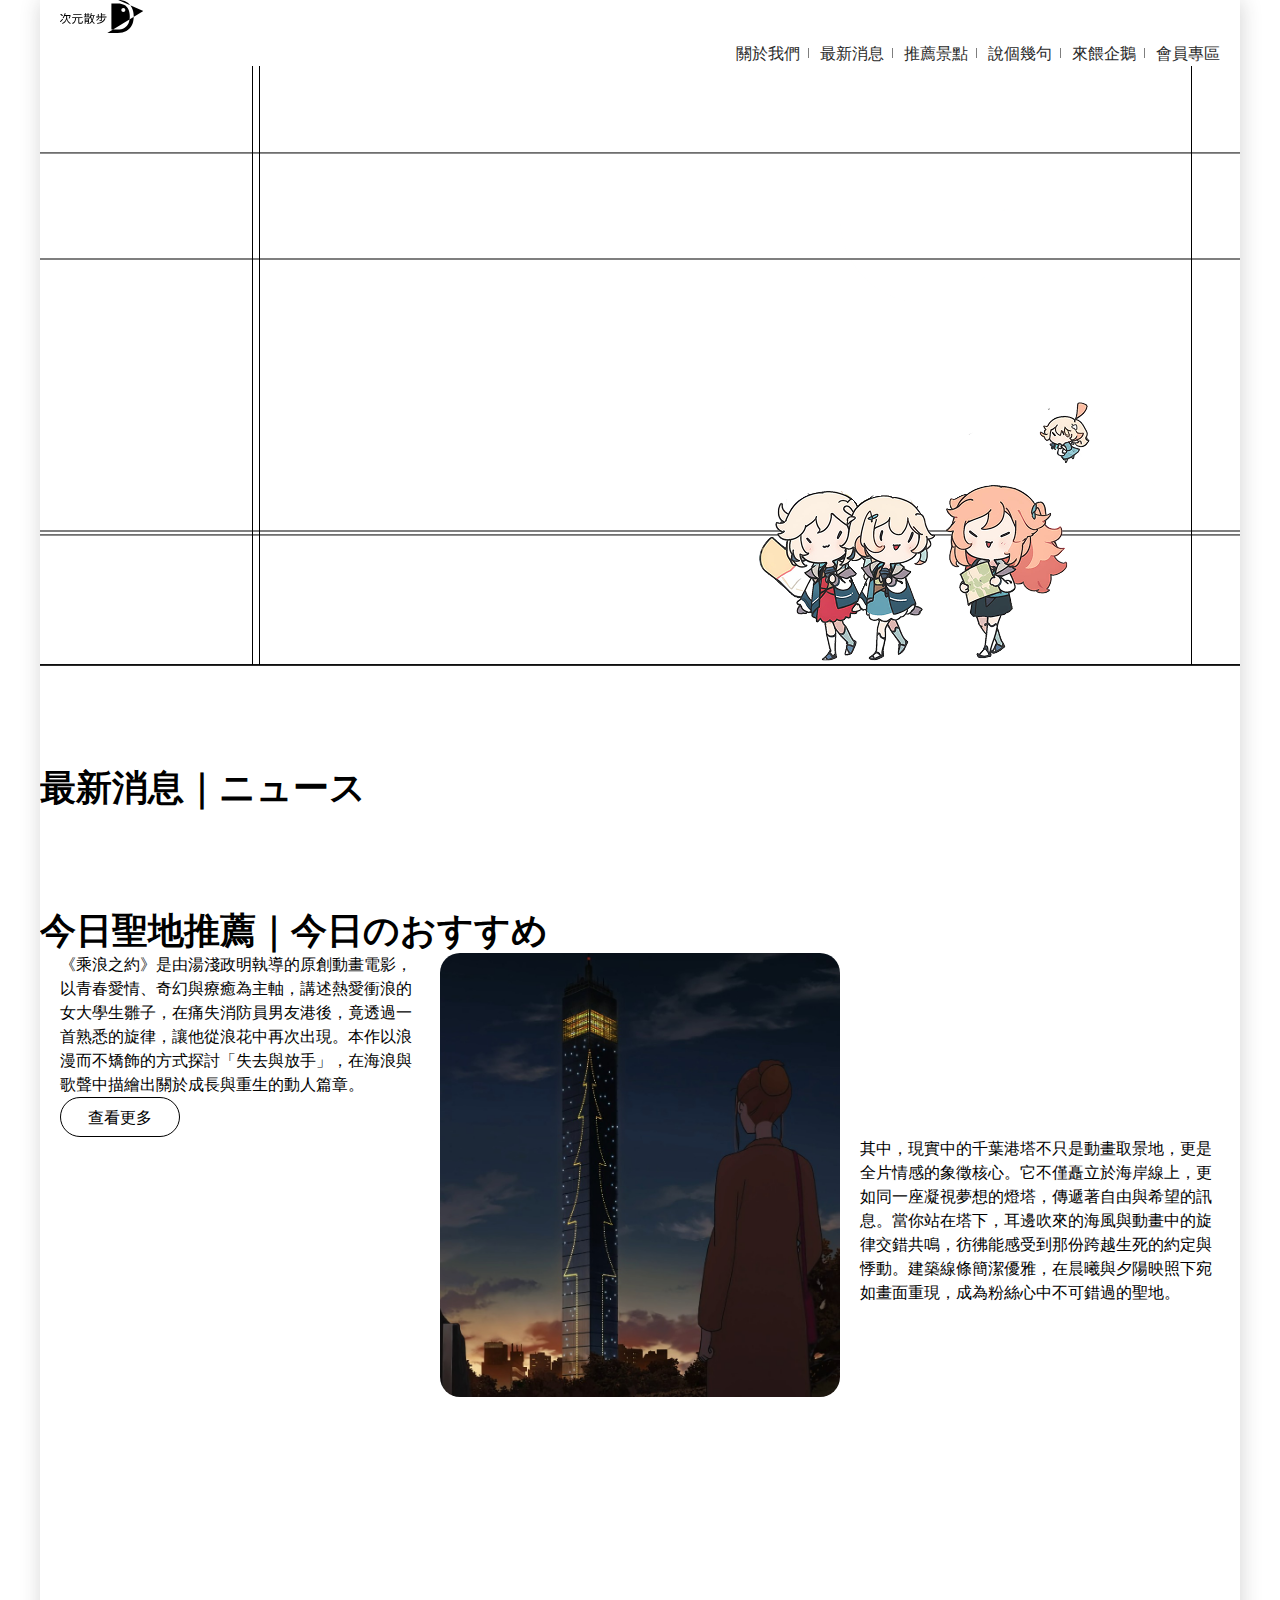
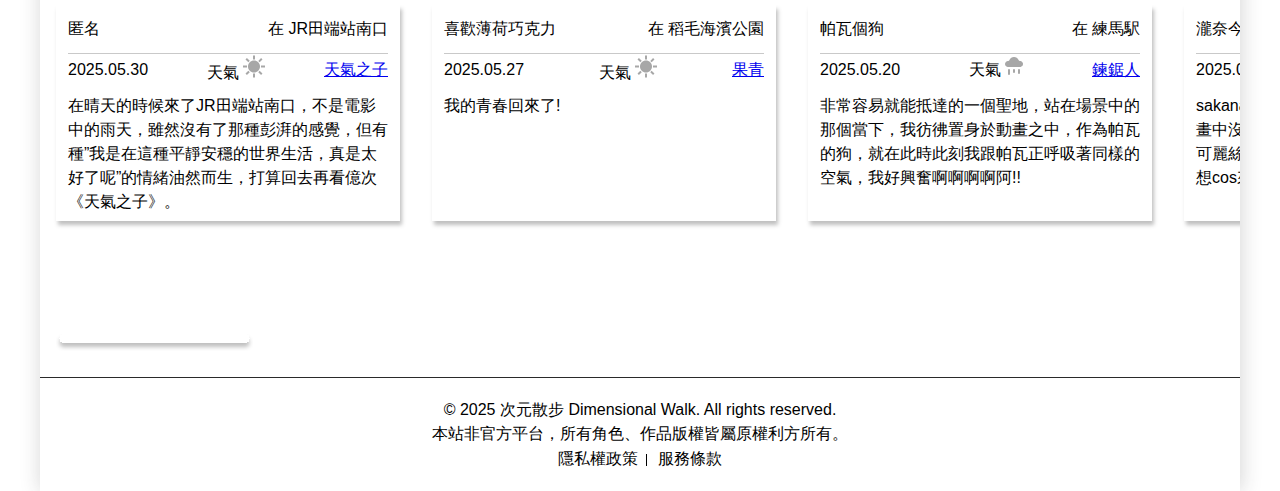
<file: index.html>
<!DOCTYPE html>
<html lang="en">
<head>
    <meta charset="UTF-8">
    <meta name="viewport" content="width=device-width, initial-scale=1.0">
    <title>Document</title>
    <link rel="stylesheet" href="./css/reset.css">
    <link rel="stylesheet" href="./css/style.css">
</head>
<body>
    <div class="wrapper">

        <header>
            <a href="./index.html"><img src="../img/logo.svg" alt="logo"></a>

            <nav>
                <ul>
                    <li><a href="./html/about-us.html">關於我們</a></li>
                    <li><a href="./html/news.html">最新消息</a></li>
                    <li><a href="./html/osusume.html">推薦景點</a></li>
                    <li><a href="./html/chat.html">說個幾句</a></li>
                    <li><a href="./html/donate.html">來餵企鵝</a></li>
                    <li><a href="#">會員專區</a>
                        <ul class="submenu">
                            <li><a href="./html/Achieve.html">成就系統</a></li>
                            <li><a href="#">登陸</a></li>
                        </ul>
                    </li>
                </ul>
            </nav>

        </header>

        <div class="banner">
            <h2>ようこそ</h2>
            <h1>次元散步</h1>
            <img src="./img/1.homepage/02.girls.png" alt="三人眾">
            <p class="orange">欸，你們今天要幹嘛？</p>
            <p class="yellow">要去《孤獨搖滾》的聖地啊～</p>
            <img src="./img/1.homepage/slow.png" alt="且慢">
            <img src="./img/1.homepage/peng.png" alt="">
            <p class="god1">打開<span style="font-size: 32px;">次元散步</span>，才不會錯過精華路線！</p>
            
        </div>

        <main>

            <section class="news-section">
                <h3>最新消息｜ニュース</h3>

                <div class="news">

                    <article>
                        <img src="./img/1.homepage/05.Lycoris Recoil.png" alt="莉可麗絲圖片">
                        <h5>《莉可麗絲》地圖最新上架，別再讓心臟逃走了</h5>
                        <p>我們剛剛上架了全新「莉可麗絲」地圖，這次更新帶來了更多隱藏角落與必訪秘境。每一處場景都經過精心標記，為你揭開未知的驚奇。別再猶豫，趕快來查收你的冒險任務，挑戰那些曾讓你心跳加速的經典瞬間！</p>
                        <a href="#">查看更多</a>
                    </article>

                    <article>
                        <img src="./img/1.homepage/06.japanese.png" alt="徵求日語翻譯師">
                        <h5>誠徵日語翻譯師</h5>
                        <p>網站正在迎接全新內容的擴充，現正急徵熱愛語言與動漫文化的日語翻譯師。如果你擁有精準的語言能力，且願意將原汁原味的內容呈現給全球粉絲，歡迎加入我們，一起將聖地巡禮的魅力傳遞到世界每一個角落！</p>
                        <a href="#">查看更多</a>
                    </article>

                    <article>
                        <img src="./img/1.homepage/07.suisei.png" alt="星街圖片">
                        <h5>不只動漫，讓我們走進電視劇、MV的場景</h5>
                        <p>聖地巡禮的旅程不再侷限於動漫世界！我們將帶你深入電視劇、MV等影像作品拍攝現場，探索那些幕後充滿故事的場景，感受螢幕外的生活氣息與歷史沉澱。</p>
                        <a href="#">查看更多</a>
                    </article>
                    
                </div>

            </section>

            <section class="osusume-section">
                <h3>今日聖地推薦｜今日のおすすめ</h3>

                <div class="osusume">

                    <article>
                        <p class="part1">《乘浪之約》是由湯淺政明執導的原創動畫電影，以青春愛情、奇幻與療癒為主軸，講述熱愛衝浪的女大學生雛子，在痛失消防員男友港後，竟透過一首熟悉的旋律，讓他從浪花中再次出現。本作以浪漫而不矯飾的方式探討「失去與放手」，在海浪與歌聲中描繪出關於成長與重生的動人篇章。</p>
                        <img src="./img/1.homepage/08Kimi to.jpg" alt="乘浪之約圖片">
                        <div class="video">
                            <iframe width="250" height="250" src="https://www.youtube.com/embed/fz9bHT6Ci9c?si=2C42MOrI98M2YQGf" title="YouTube video player" frameborder="0" allow="accelerometer; autoplay; clipboard-write; encrypted-media; gyroscope; picture-in-picture; web-share" referrerpolicy="strict-origin-when-cross-origin" allowfullscreen></iframe>
                        </div>
                        <p class="part2">其中，現實中的千葉港塔不只是動畫取景地，更是全片情感的象徵核心。它不僅矗立於海岸線上，更如同一座凝視夢想的燈塔，傳遞著自由與希望的訊息。當你站在塔下，耳邊吹來的海風與動畫中的旋律交錯共鳴，彷彿能感受到那份跨越生死的約定與悸動。建築線條簡潔優雅，在晨曦與夕陽映照下宛如畫面重現，成為粉絲心中不可錯過的聖地。</p>
                        <a href="#">查看更多</a>

                    </article>

                </div>

            </section>

            <section class="marquee">

                <h2>來看看大家都在說什麼吧! 一緒に見てみましょう。</h2>

            </section>

            <section class="card-sec">

                <article class="card-art">
                    
                    <div class="card first">
                        <header class="card-header">
                            <p class="name">匿名</p>
                            <p class="doko">在 <span class="location">JR田端站南口</span></p>
                        </header>

                        <div class="card-meta">
                            <time datetime="2025-05-30">2025.05.30</time>
                            <p class="weather">天氣
                                <svg aria-label="晴天" xmlns="http://www.w3.org/2000/svg" width="22" height="23" viewBox="0 0 22 23" fill="none">
                                <path d="M10 4.5V0.5H12V4.5H10ZM16.65 7.25L15.275 5.875L18.075 3L19.475 4.425L16.65 7.25ZM18 12.5V10.5H22V12.5H18ZM10 22.5V18.5H12V22.5H10ZM5.35 7.2L2.5 4.425L3.925 3.025L6.75 5.85L5.35 7.2ZM18.05 20L15.275 17.125L16.625 15.775L19.475 18.525L18.05 20ZM0 12.5V10.5H4V12.5H0ZM3.925 20L2.525 18.575L5.325 15.775L6.05 16.45L6.775 17.15L3.925 20ZM11 17.5C9.33333 17.5 7.91667 16.9167 6.75 15.75C5.58333 14.5833 5 13.1667 5 11.5C5 9.83333 5.58333 8.41667 6.75 7.25C7.91667 6.08333 9.33333 5.5 11 5.5C12.6667 5.5 14.0833 6.08333 15.25 7.25C16.4167 8.41667 17 9.83333 17 11.5C17 13.1667 16.4167 14.5833 15.25 15.75C14.0833 16.9167 12.6667 17.5 11 17.5Z" fill="#A7A7A7"/>
                                </svg>
                            </p>
                            <a href="#">天氣之子</a>
                        </div>

                        <p>
                            在晴天的時候來了JR田端站南口，不是電影中的雨天，雖然沒有了那種彭湃的感覺，但有種”我是在這種平靜安穩的世界生活，真是太好了呢”的情緒油然而生，打算回去再看億次《天氣之子》。
                        </p>

                    </div>

                    <div class="card second">
                        <header class="card-header">
                            <p>喜歡薄荷巧克力</p>
                            <p>在  <span class="location">稻毛海濱公園</span></p>
                        </header>

                        <div class="card-meta">
                            <time datetime="2025-05-27">2025.05.27</time>
                            <p class="weather">天氣
                                <svg aria-label="晴天" xmlns="http://www.w3.org/2000/svg" width="22" height="23" viewBox="0 0 22 23" fill="none">
                                <path d="M10 4.5V0.5H12V4.5H10ZM16.65 7.25L15.275 5.875L18.075 3L19.475 4.425L16.65 7.25ZM18 12.5V10.5H22V12.5H18ZM10 22.5V18.5H12V22.5H10ZM5.35 7.2L2.5 4.425L3.925 3.025L6.75 5.85L5.35 7.2ZM18.05 20L15.275 17.125L16.625 15.775L19.475 18.525L18.05 20ZM0 12.5V10.5H4V12.5H0ZM3.925 20L2.525 18.575L5.325 15.775L6.05 16.45L6.775 17.15L3.925 20ZM11 17.5C9.33333 17.5 7.91667 16.9167 6.75 15.75C5.58333 14.5833 5 13.1667 5 11.5C5 9.83333 5.58333 8.41667 6.75 7.25C7.91667 6.08333 9.33333 5.5 11 5.5C12.6667 5.5 14.0833 6.08333 15.25 7.25C16.4167 8.41667 17 9.83333 17 11.5C17 13.1667 16.4167 14.5833 15.25 15.75C14.0833 16.9167 12.6667 17.5 11 17.5Z" fill="#A7A7A7"/>
                                </svg>
                            </p>
                            <a href="#">果青</a>
                        </div>

                        <p>
                            我的青春回來了!
                        </p>

                    </div>

                    <div class="card third">
                        <header class="card-header">
                            <p>帕瓦個狗</p>
                            <p>在 <span class="location">練馬駅</span></p>
                        </header>

                        <div class="card-meta">
                            <time datetime="2025-05-20">2025.05.20</time>
                            <p class="weather">天氣
                                <svg aria-label="雨天" xmlns="http://www.w3.org/2000/svg" width="18" height="18" viewBox="0 0 18 18" fill="none">
                                <path fill-rule="evenodd" clip-rule="evenodd" d="M3 10H15C15.394 10 15.7841 9.92244 16.1481 9.77168C16.512 9.62091 16.8427 9.39993 17.1213 9.12136C17.3999 8.84278 17.6209 8.51206 17.7716 8.14809C17.9224 7.78411 18 7.394 18 7.00004C18 6.60607 17.9224 6.21596 17.7716 5.85199C17.6209 5.48801 17.3999 5.15729 17.1213 4.87872C16.8427 4.60014 16.512 4.37916 16.1481 4.2284C15.7841 4.07763 15.394 4.00004 15 4.00004C14.36 4.00004 13.826 3.53904 13.564 2.95504C13.1699 2.07413 12.5292 1.3261 11.7194 0.801229C10.9095 0.276357 9.96506 -0.00292969 9 -0.00292969C8.03494 -0.00292969 7.09049 0.276357 6.28064 0.801229C5.47079 1.3261 4.83014 2.07413 4.436 2.95504C4.174 3.53904 3.64 4.00004 3 4.00004C2.20435 4.00004 1.44129 4.31611 0.87868 4.87872C0.316071 5.44132 0 6.20439 0 7.00004C0 7.79569 0.316071 8.55875 0.87868 9.12136C1.44129 9.68397 2.20435 10 3 10Z" fill="#A7A7A7"/>
                                <path d="M9 15V13M14 16V13M4 17V13" stroke="#A7A7A7" stroke-width="2" stroke-linecap="round"/>
                                </svg>
                            </p>
                            <a href="#">鍊鋸人</a>
                        </div>

                        <p>
                            非常容易就能抵達的一個聖地，站在場景中的那個當下，我彷彿置身於動畫之中，作為帕瓦的狗，就在此時此刻我跟帕瓦正呼吸著同樣的空氣，我好興奮啊啊啊啊阿!!
                        </p>

                    </div>

                    <div class="card forth">
                        <header class="card-header">
                            <p>瀧奈今天研發新品了嗎</p>
                            <p>在 <span class="location">すみだ水族館</span></p>
                        </header>

                        <div class="card-meta">
                            <time datetime="2025-05-20">2025.05.20</time>
                            <p class="weather">天氣
                               <svg aria-label="大風" xmlns="http://www.w3.org/2000/svg" width="18" height="18" viewBox="0 0 18 18" fill="none">
                                <path d="M0.9 2.7C0.9 2.16 1.26 1.8 1.8 1.8H2.7C3.24 1.8 3.6 2.16 3.6 2.7C3.6 3.24 3.24 3.6 2.7 3.6H1.8C1.26 3.6 0.9 3.24 0.9 2.7ZM1.8 9.9C1.8 9.36 2.16 9 2.7 9H3.6C4.14 9 4.5 9.36 4.5 9.9C4.5 10.44 4.14 10.8 3.6 10.8H2.7C2.16 10.8 1.8 10.44 1.8 9.9ZM1.8 12.6C1.26 12.6 0.9 12.96 0.9 13.5C0.9 14.04 1.26 14.4 1.8 14.4H6.3C6.84 14.4 7.2 14.04 7.2 13.5C7.2 12.96 6.84 12.6 6.3 12.6H1.8ZM14.4 2.7C14.4 2.16 14.76 1.8 15.3 1.8H17.1C17.64 1.8 18 2.16 18 2.7C18 3.24 17.64 3.6 17.1 3.6H15.3C14.76 3.6 14.4 3.24 14.4 2.7ZM4.5 16.2C3.96 16.2 3.6 16.56 3.6 17.1C3.6 17.64 3.96 18 4.5 18H8.1C8.64 18 9 17.64 9 17.1C9 16.56 8.64 16.2 8.1 16.2H4.5ZM0.9 7.2C0.36 7.2 0 6.84 0 6.3C0 5.76 0.36 5.4 0.9 5.4H9C9.99 5.4 10.8 4.59 10.8 3.6C10.8 2.61 9.99 1.8 9 1.8C8.46 1.8 8.01 1.98 7.74 2.34C7.38 2.7 6.84 2.7 6.48 2.34C6.12 1.98 6.12 1.44 6.48 1.08C7.11 0.45 8.01 0 9 0C10.98 0 12.6 1.62 12.6 3.6C12.6 5.58 10.98 7.2 9 7.2H0.9ZM15.3 9C15.84 9 16.2 8.64 16.2 8.1C16.2 7.56 15.84 7.2 15.3 7.2C15.03 7.2 14.85 7.29 14.67 7.47C14.31 7.83 13.77 7.83 13.41 7.47C13.05 7.11 13.05 6.57 13.41 6.21C13.86 5.67 14.58 5.4 15.3 5.4C16.83 5.4 18 6.57 18 8.1C18 9.63 16.83 10.8 15.3 10.8H7.2C6.66 10.8 6.3 10.44 6.3 9.9C6.3 9.36 6.66 9 7.2 9H15.3ZM14.4 14.4H9.9C9.36 14.4 9 14.04 9 13.5C9 12.96 9.36 12.6 9.9 12.6H14.4C15.93 12.6 17.1 13.77 17.1 15.3C17.1 16.83 15.93 18 14.4 18C13.68 18 12.96 17.73 12.51 17.19C12.15 16.83 12.15 16.29 12.51 15.93C12.87 15.57 13.41 15.57 13.77 15.93C13.95 16.11 14.13 16.2 14.4 16.2C14.94 16.2 15.3 15.84 15.3 15.3C15.3 14.76 14.94 14.4 14.4 14.4Z" fill="#A7A7A7"/>
                                </svg>
                            </p>
                            <a href="#">莉可麗絲</a>
                        </div>

                        <p>
                            sakana~~~
                            水族館裡面的水母地板雖然在動畫中沒有出現，但有夠好看!有夠夢幻!謝謝莉可麗絲讓我有機會來到這裡，下次有機會的話想cos來這邊拍照。
                        </p>

                    </div>

                    <div class="card fifth">
                        <header class="card-header">
                            <p>慧醬今天也很可愛</p>
                            <p>在 <span class="location">源八橋</span></p>
                        </header>

                        <div class="card-meta">
                            <time datetime="2025-05-19">2025.05.19</time>
                            <p class="weather">天氣
                               <svg aria-label="夜晚" xmlns="http://www.w3.org/2000/svg" width="16" height="18" viewBox="0 0 16 18" fill="none">
                                <path d="M14.8319 13.4945C14.0974 14.8112 13.0523 15.9142 11.794 16.7008C10.5357 17.4874 9.10519 17.9318 7.63583 17.9928C6.16647 18.0537 4.7061 17.7291 3.39088 17.0492C2.07565 16.3694 0.948389 15.3564 0.114182 14.1047C0.0577648 14.0194 0.0210034 13.9219 0.0067175 13.8196C-0.00756843 13.7173 0.00100051 13.613 0.031767 13.5146C0.0625335 13.4163 0.11468 13.3266 0.184209 13.2523C0.253738 13.178 0.338801 13.1212 0.432876 13.0861C3.71368 11.8724 5.47086 10.4657 6.49024 8.45328C7.5642 6.33595 7.84142 4.01558 7.09052 0.835638C7.06661 0.733257 7.06615 0.626521 7.08917 0.523922C7.11219 0.421324 7.15806 0.325694 7.22313 0.24464C7.2882 0.163586 7.37067 0.0993466 7.46399 0.0570309C7.5573 0.0147151 7.65888 -0.0045084 7.76065 0.000889619C9.24785 0.0839873 10.6896 0.559869 11.9481 1.38306C13.2066 2.20626 14.2398 3.34926 14.9491 4.70285C15.6583 6.05645 16.0199 7.57541 15.9992 9.1146C15.9785 10.6538 15.5762 12.1618 14.8309 13.4945" fill="#A7A7A7"/>
                                </svg>
                            </p>
                            <a href="#">stellar stellar</a>
                        </div>

                        <p>
                            站在熟悉的斜坡前，我彷彿聽見慧星的歌聲在夜風中迴盪。街燈閃爍的節奏、城市倒映在水面的光，和MV裡的每一幕重疊起來，讓我忍不住屏住呼吸。
                        </p>

                    </div>

                    

                </article>
                    
                    <svg class="hori" xmlns="http://www.w3.org/2000/svg" width="197" height="17" viewBox="0 0 197 17" fill="none">
                        <g filter="url(#filter0_d_215_1338)">
                        <rect x="4" y="0.5" width="189" height="8" rx="4" fill="white"/>
                        </g>
                        <defs>
                        <filter id="filter0_d_215_1338" x="0" y="0.5" width="197" height="16" filterUnits="userSpaceOnUse" color-interpolation-filters="sRGB">
                        <feFlood flood-opacity="0" result="BackgroundImageFix"/>
                        <feColorMatrix in="SourceAlpha" type="matrix" values="0 0 0 0 0 0 0 0 0 0 0 0 0 0 0 0 0 0 127 0" result="hardAlpha"/>
                        <feOffset dy="4"/>
                        <feGaussianBlur stdDeviation="2"/>
                        <feComposite in2="hardAlpha" operator="out"/>
                        <feColorMatrix type="matrix" values="0 0 0 0 0 0 0 0 0 0 0 0 0 0 0 0 0 0 0.25 0"/>
                        <feBlend mode="normal" in2="BackgroundImageFix" result="effect1_dropShadow_215_1338"/>
                        <feBlend mode="normal" in="SourceGraphic" in2="effect1_dropShadow_215_1338" result="shape"/>
                        </filter>
                        </defs>
                        </svg>

            </section>

        </main>

    <footer>

        <div class="footer-font">
            
            <p>© 2025 次元散步 Dimensional Walk. All rights reserved.</p>
            <p>本站非官方平台，所有角色、作品版權皆屬原權利方所有。</p>
            <a href="#">隱私權政策</a>
            <a href="#">服務條款</a>

        </div>

    </footer>

    </div>

    

</body>
</html>
</file>
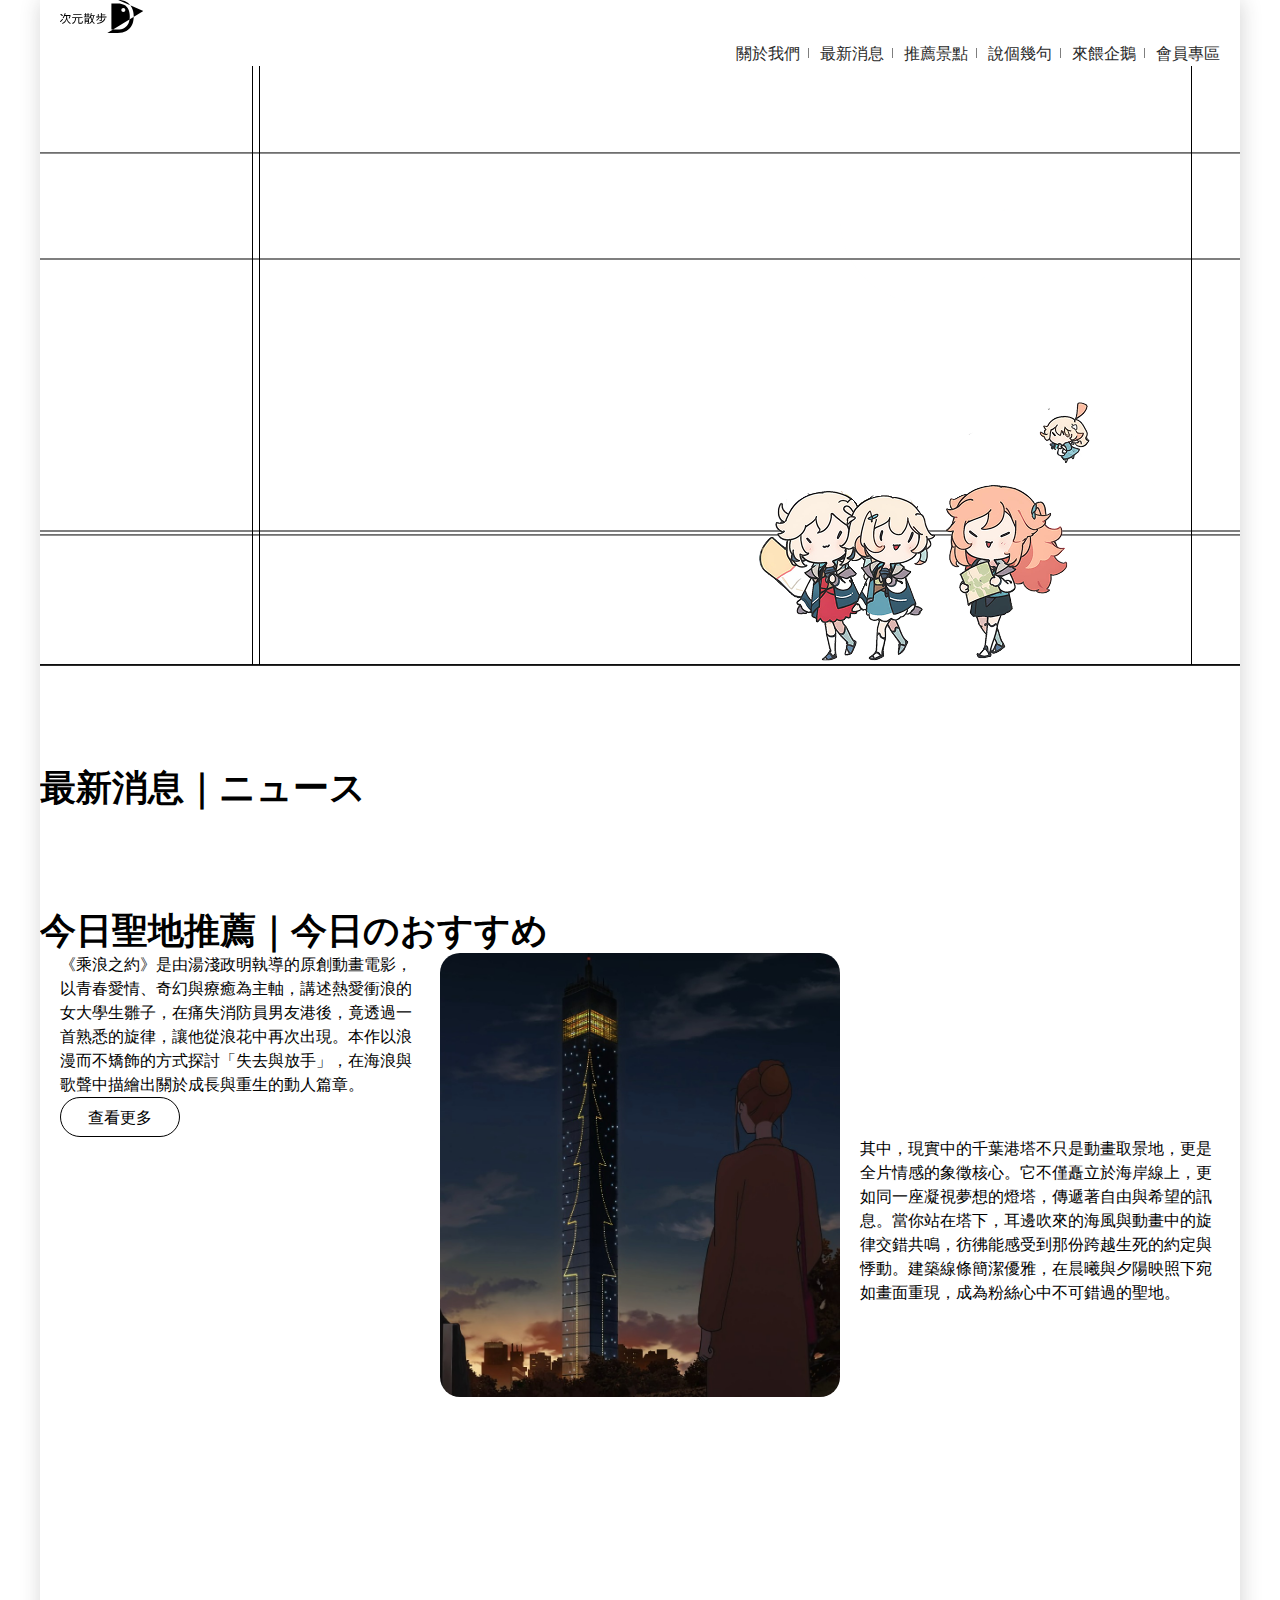
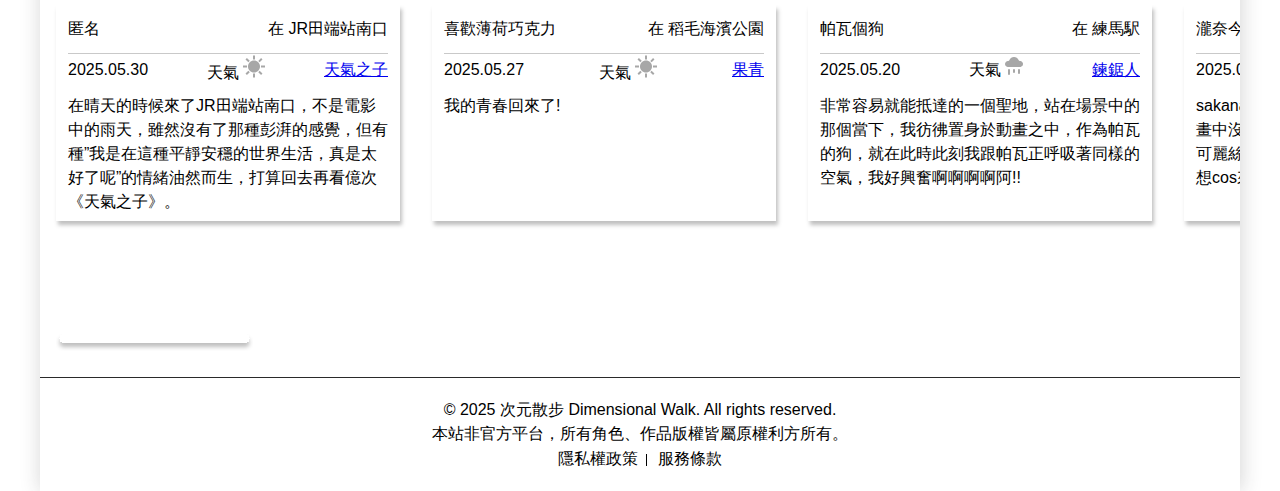
<file: html/index.html>
<!DOCTYPE html>
<html lang="en">
<head>
    <meta charset="UTF-8">
    <meta name="viewport" content="width=device-width, initial-scale=1.0">
    <title>Document</title>
    <link rel="stylesheet" href="../css/reset.css">
    <link rel="stylesheet" href="../css/style.css">
</head>
<body>
    <div class="wrapper">

        <header>
            <a href="#"><img src="../img/logo.svg" alt="logo"></a>

            <nav>
                <ul>
                    <li><a href="./about-us.html">關於我們</a></li>
                    <li><a href="./news.html">最新消息</a></li>
                    <li><a href="./osusume.html">推薦景點</a></li>
                    <li><a href="./chat.html">說個幾句</a></li>
                    <li><a href="./donate.html">來餵企鵝</a></li>
                    <li><a href="./Achieve.html">會員專區</a>
                        <ul class="submenu">
                            <li><a href="#">成就系統</a></li>
                            <li><a href="#">登陸</a></li>
                        </ul>
                    </li>
                </ul>
            </nav>

        </header>

        <div class="banner">
            <h2>ようこそ</h2>
            <h1>次元散步</h1>
            <img src="../img/1.homepage/02.girls.png" alt="三人眾">
            <p class="orange">欸，你們今天要幹嘛？</p>
            <p class="yellow">要去《孤獨搖滾》的聖地啊～</p>
            <img src="../img/1.homepage/slow.png" alt="且慢">
            <img src="../img/1.homepage/peng.png" alt="">
            <p class="god1">打開<span style="font-size: 32px;">次元散步</span>，才不會錯過精華路線！</p>
            
        </div>

        <main>

            <section class="news-section">
                <h3>最新消息｜ニュース</h3>

                <div class="news">

                    <article>
                        <img src="../img/1.homepage/05.Lycoris Recoil.png" alt="莉可麗絲圖片">
                        <h5>《莉可麗絲》地圖最新上架，別再讓心臟逃走了</h5>
                        <p>我們剛剛上架了全新「莉可麗絲」地圖，這次更新帶來了更多隱藏角落與必訪秘境。每一處場景都經過精心標記，為你揭開未知的驚奇。別再猶豫，趕快來查收你的冒險任務，挑戰那些曾讓你心跳加速的經典瞬間！</p>
                        <a href="#">查看更多</a>
                    </article>

                    <article>
                        <img src="../img/1.homepage/06.japanese.png" alt="徵求日語翻譯師">
                        <h5>誠徵日語翻譯師</h5>
                        <p>網站正在迎接全新內容的擴充，現正急徵熱愛語言與動漫文化的日語翻譯師。如果你擁有精準的語言能力，且願意將原汁原味的內容呈現給全球粉絲，歡迎加入我們，一起將聖地巡禮的魅力傳遞到世界每一個角落！</p>
                        <a href="#">查看更多</a>
                    </article>

                    <article>
                        <img src="../img/1.homepage/07.suisei.png" alt="星街圖片">
                        <h5>不只動漫，讓我們走進電視劇、MV的場景</h5>
                        <p>聖地巡禮的旅程不再侷限於動漫世界！我們將帶你深入電視劇、MV等影像作品拍攝現場，探索那些幕後充滿故事的場景，感受螢幕外的生活氣息與歷史沉澱。</p>
                        <a href="#">查看更多</a>
                    </article>
                    
                </div>

            </section>

            <section class="osusume-section">
                <h3>今日聖地推薦｜今日のおすすめ</h3>

                <div class="osusume">

                    <article>
                        <p class="part1">《乘浪之約》是由湯淺政明執導的原創動畫電影，以青春愛情、奇幻與療癒為主軸，講述熱愛衝浪的女大學生雛子，在痛失消防員男友港後，竟透過一首熟悉的旋律，讓他從浪花中再次出現。本作以浪漫而不矯飾的方式探討「失去與放手」，在海浪與歌聲中描繪出關於成長與重生的動人篇章。</p>
                        <img src="../img/1.homepage/08Kimi to.jpg" alt="乘浪之約圖片">
                        <div class="video">
                            <iframe width="250" height="250" src="https://www.youtube.com/embed/fz9bHT6Ci9c?si=2C42MOrI98M2YQGf" title="YouTube video player" frameborder="0" allow="accelerometer; autoplay; clipboard-write; encrypted-media; gyroscope; picture-in-picture; web-share" referrerpolicy="strict-origin-when-cross-origin" allowfullscreen></iframe>
                        </div>
                        <p class="part2">其中，現實中的千葉港塔不只是動畫取景地，更是全片情感的象徵核心。它不僅矗立於海岸線上，更如同一座凝視夢想的燈塔，傳遞著自由與希望的訊息。當你站在塔下，耳邊吹來的海風與動畫中的旋律交錯共鳴，彷彿能感受到那份跨越生死的約定與悸動。建築線條簡潔優雅，在晨曦與夕陽映照下宛如畫面重現，成為粉絲心中不可錯過的聖地。</p>
                        <a href="#">查看更多</a>

                    </article>

                </div>

            </section>

            <section class="marquee">

                <h2>來看看大家都在說什麼吧! 一緒に見てみましょう。</h2>

            </section>

            <section class="card-sec">

                <article class="card-art">
                    
                    <div class="card first">
                        <header class="card-header">
                            <p class="name">匿名</p>
                            <p class="doko">在 <span class="location">JR田端站南口</span></p>
                        </header>

                        <div class="card-meta">
                            <time datetime="2025-05-30">2025.05.30</time>
                            <p class="weather">天氣
                                <svg aria-label="晴天" xmlns="http://www.w3.org/2000/svg" width="22" height="23" viewBox="0 0 22 23" fill="none">
                                <path d="M10 4.5V0.5H12V4.5H10ZM16.65 7.25L15.275 5.875L18.075 3L19.475 4.425L16.65 7.25ZM18 12.5V10.5H22V12.5H18ZM10 22.5V18.5H12V22.5H10ZM5.35 7.2L2.5 4.425L3.925 3.025L6.75 5.85L5.35 7.2ZM18.05 20L15.275 17.125L16.625 15.775L19.475 18.525L18.05 20ZM0 12.5V10.5H4V12.5H0ZM3.925 20L2.525 18.575L5.325 15.775L6.05 16.45L6.775 17.15L3.925 20ZM11 17.5C9.33333 17.5 7.91667 16.9167 6.75 15.75C5.58333 14.5833 5 13.1667 5 11.5C5 9.83333 5.58333 8.41667 6.75 7.25C7.91667 6.08333 9.33333 5.5 11 5.5C12.6667 5.5 14.0833 6.08333 15.25 7.25C16.4167 8.41667 17 9.83333 17 11.5C17 13.1667 16.4167 14.5833 15.25 15.75C14.0833 16.9167 12.6667 17.5 11 17.5Z" fill="#A7A7A7"/>
                                </svg>
                            </p>
                            <a href="#">天氣之子</a>
                        </div>

                        <p>
                            在晴天的時候來了JR田端站南口，不是電影中的雨天，雖然沒有了那種彭湃的感覺，但有種”我是在這種平靜安穩的世界生活，真是太好了呢”的情緒油然而生，打算回去再看億次《天氣之子》。
                        </p>

                    </div>

                    <div class="card second">
                        <header class="card-header">
                            <p>喜歡薄荷巧克力</p>
                            <p>在  <span class="location">稻毛海濱公園</span></p>
                        </header>

                        <div class="card-meta">
                            <time datetime="2025-05-27">2025.05.27</time>
                            <p class="weather">天氣
                                <svg aria-label="晴天" xmlns="http://www.w3.org/2000/svg" width="22" height="23" viewBox="0 0 22 23" fill="none">
                                <path d="M10 4.5V0.5H12V4.5H10ZM16.65 7.25L15.275 5.875L18.075 3L19.475 4.425L16.65 7.25ZM18 12.5V10.5H22V12.5H18ZM10 22.5V18.5H12V22.5H10ZM5.35 7.2L2.5 4.425L3.925 3.025L6.75 5.85L5.35 7.2ZM18.05 20L15.275 17.125L16.625 15.775L19.475 18.525L18.05 20ZM0 12.5V10.5H4V12.5H0ZM3.925 20L2.525 18.575L5.325 15.775L6.05 16.45L6.775 17.15L3.925 20ZM11 17.5C9.33333 17.5 7.91667 16.9167 6.75 15.75C5.58333 14.5833 5 13.1667 5 11.5C5 9.83333 5.58333 8.41667 6.75 7.25C7.91667 6.08333 9.33333 5.5 11 5.5C12.6667 5.5 14.0833 6.08333 15.25 7.25C16.4167 8.41667 17 9.83333 17 11.5C17 13.1667 16.4167 14.5833 15.25 15.75C14.0833 16.9167 12.6667 17.5 11 17.5Z" fill="#A7A7A7"/>
                                </svg>
                            </p>
                            <a href="#">果青</a>
                        </div>

                        <p>
                            我的青春回來了!
                        </p>

                    </div>

                    <div class="card third">
                        <header class="card-header">
                            <p>帕瓦個狗</p>
                            <p>在 <span class="location">練馬駅</span></p>
                        </header>

                        <div class="card-meta">
                            <time datetime="2025-05-20">2025.05.20</time>
                            <p class="weather">天氣
                                <svg aria-label="雨天" xmlns="http://www.w3.org/2000/svg" width="18" height="18" viewBox="0 0 18 18" fill="none">
                                <path fill-rule="evenodd" clip-rule="evenodd" d="M3 10H15C15.394 10 15.7841 9.92244 16.1481 9.77168C16.512 9.62091 16.8427 9.39993 17.1213 9.12136C17.3999 8.84278 17.6209 8.51206 17.7716 8.14809C17.9224 7.78411 18 7.394 18 7.00004C18 6.60607 17.9224 6.21596 17.7716 5.85199C17.6209 5.48801 17.3999 5.15729 17.1213 4.87872C16.8427 4.60014 16.512 4.37916 16.1481 4.2284C15.7841 4.07763 15.394 4.00004 15 4.00004C14.36 4.00004 13.826 3.53904 13.564 2.95504C13.1699 2.07413 12.5292 1.3261 11.7194 0.801229C10.9095 0.276357 9.96506 -0.00292969 9 -0.00292969C8.03494 -0.00292969 7.09049 0.276357 6.28064 0.801229C5.47079 1.3261 4.83014 2.07413 4.436 2.95504C4.174 3.53904 3.64 4.00004 3 4.00004C2.20435 4.00004 1.44129 4.31611 0.87868 4.87872C0.316071 5.44132 0 6.20439 0 7.00004C0 7.79569 0.316071 8.55875 0.87868 9.12136C1.44129 9.68397 2.20435 10 3 10Z" fill="#A7A7A7"/>
                                <path d="M9 15V13M14 16V13M4 17V13" stroke="#A7A7A7" stroke-width="2" stroke-linecap="round"/>
                                </svg>
                            </p>
                            <a href="#">鍊鋸人</a>
                        </div>

                        <p>
                            非常容易就能抵達的一個聖地，站在場景中的那個當下，我彷彿置身於動畫之中，作為帕瓦的狗，就在此時此刻我跟帕瓦正呼吸著同樣的空氣，我好興奮啊啊啊啊阿!!
                        </p>

                    </div>

                    <div class="card forth">
                        <header class="card-header">
                            <p>瀧奈今天研發新品了嗎</p>
                            <p>在 <span class="location">すみだ水族館</span></p>
                        </header>

                        <div class="card-meta">
                            <time datetime="2025-05-20">2025.05.20</time>
                            <p class="weather">天氣
                               <svg aria-label="大風" xmlns="http://www.w3.org/2000/svg" width="18" height="18" viewBox="0 0 18 18" fill="none">
                                <path d="M0.9 2.7C0.9 2.16 1.26 1.8 1.8 1.8H2.7C3.24 1.8 3.6 2.16 3.6 2.7C3.6 3.24 3.24 3.6 2.7 3.6H1.8C1.26 3.6 0.9 3.24 0.9 2.7ZM1.8 9.9C1.8 9.36 2.16 9 2.7 9H3.6C4.14 9 4.5 9.36 4.5 9.9C4.5 10.44 4.14 10.8 3.6 10.8H2.7C2.16 10.8 1.8 10.44 1.8 9.9ZM1.8 12.6C1.26 12.6 0.9 12.96 0.9 13.5C0.9 14.04 1.26 14.4 1.8 14.4H6.3C6.84 14.4 7.2 14.04 7.2 13.5C7.2 12.96 6.84 12.6 6.3 12.6H1.8ZM14.4 2.7C14.4 2.16 14.76 1.8 15.3 1.8H17.1C17.64 1.8 18 2.16 18 2.7C18 3.24 17.64 3.6 17.1 3.6H15.3C14.76 3.6 14.4 3.24 14.4 2.7ZM4.5 16.2C3.96 16.2 3.6 16.56 3.6 17.1C3.6 17.64 3.96 18 4.5 18H8.1C8.64 18 9 17.64 9 17.1C9 16.56 8.64 16.2 8.1 16.2H4.5ZM0.9 7.2C0.36 7.2 0 6.84 0 6.3C0 5.76 0.36 5.4 0.9 5.4H9C9.99 5.4 10.8 4.59 10.8 3.6C10.8 2.61 9.99 1.8 9 1.8C8.46 1.8 8.01 1.98 7.74 2.34C7.38 2.7 6.84 2.7 6.48 2.34C6.12 1.98 6.12 1.44 6.48 1.08C7.11 0.45 8.01 0 9 0C10.98 0 12.6 1.62 12.6 3.6C12.6 5.58 10.98 7.2 9 7.2H0.9ZM15.3 9C15.84 9 16.2 8.64 16.2 8.1C16.2 7.56 15.84 7.2 15.3 7.2C15.03 7.2 14.85 7.29 14.67 7.47C14.31 7.83 13.77 7.83 13.41 7.47C13.05 7.11 13.05 6.57 13.41 6.21C13.86 5.67 14.58 5.4 15.3 5.4C16.83 5.4 18 6.57 18 8.1C18 9.63 16.83 10.8 15.3 10.8H7.2C6.66 10.8 6.3 10.44 6.3 9.9C6.3 9.36 6.66 9 7.2 9H15.3ZM14.4 14.4H9.9C9.36 14.4 9 14.04 9 13.5C9 12.96 9.36 12.6 9.9 12.6H14.4C15.93 12.6 17.1 13.77 17.1 15.3C17.1 16.83 15.93 18 14.4 18C13.68 18 12.96 17.73 12.51 17.19C12.15 16.83 12.15 16.29 12.51 15.93C12.87 15.57 13.41 15.57 13.77 15.93C13.95 16.11 14.13 16.2 14.4 16.2C14.94 16.2 15.3 15.84 15.3 15.3C15.3 14.76 14.94 14.4 14.4 14.4Z" fill="#A7A7A7"/>
                                </svg>
                            </p>
                            <a href="#">莉可麗絲</a>
                        </div>

                        <p>
                            sakana~~~
                            水族館裡面的水母地板雖然在動畫中沒有出現，但有夠好看!有夠夢幻!謝謝莉可麗絲讓我有機會來到這裡，下次有機會的話想cos來這邊拍照。
                        </p>

                    </div>

                    <div class="card fifth">
                        <header class="card-header">
                            <p>慧醬今天也很可愛</p>
                            <p>在 <span class="location">源八橋</span></p>
                        </header>

                        <div class="card-meta">
                            <time datetime="2025-05-19">2025.05.19</time>
                            <p class="weather">天氣
                               <svg aria-label="夜晚" xmlns="http://www.w3.org/2000/svg" width="16" height="18" viewBox="0 0 16 18" fill="none">
                                <path d="M14.8319 13.4945C14.0974 14.8112 13.0523 15.9142 11.794 16.7008C10.5357 17.4874 9.10519 17.9318 7.63583 17.9928C6.16647 18.0537 4.7061 17.7291 3.39088 17.0492C2.07565 16.3694 0.948389 15.3564 0.114182 14.1047C0.0577648 14.0194 0.0210034 13.9219 0.0067175 13.8196C-0.00756843 13.7173 0.00100051 13.613 0.031767 13.5146C0.0625335 13.4163 0.11468 13.3266 0.184209 13.2523C0.253738 13.178 0.338801 13.1212 0.432876 13.0861C3.71368 11.8724 5.47086 10.4657 6.49024 8.45328C7.5642 6.33595 7.84142 4.01558 7.09052 0.835638C7.06661 0.733257 7.06615 0.626521 7.08917 0.523922C7.11219 0.421324 7.15806 0.325694 7.22313 0.24464C7.2882 0.163586 7.37067 0.0993466 7.46399 0.0570309C7.5573 0.0147151 7.65888 -0.0045084 7.76065 0.000889619C9.24785 0.0839873 10.6896 0.559869 11.9481 1.38306C13.2066 2.20626 14.2398 3.34926 14.9491 4.70285C15.6583 6.05645 16.0199 7.57541 15.9992 9.1146C15.9785 10.6538 15.5762 12.1618 14.8309 13.4945" fill="#A7A7A7"/>
                                </svg>
                            </p>
                            <a href="#">stellar stellar</a>
                        </div>

                        <p>
                            站在熟悉的斜坡前，我彷彿聽見慧星的歌聲在夜風中迴盪。街燈閃爍的節奏、城市倒映在水面的光，和MV裡的每一幕重疊起來，讓我忍不住屏住呼吸。
                        </p>

                    </div>

                    

                </article>
                    
                    <svg class="hori" xmlns="http://www.w3.org/2000/svg" width="197" height="17" viewBox="0 0 197 17" fill="none">
                        <g filter="url(#filter0_d_215_1338)">
                        <rect x="4" y="0.5" width="189" height="8" rx="4" fill="white"/>
                        </g>
                        <defs>
                        <filter id="filter0_d_215_1338" x="0" y="0.5" width="197" height="16" filterUnits="userSpaceOnUse" color-interpolation-filters="sRGB">
                        <feFlood flood-opacity="0" result="BackgroundImageFix"/>
                        <feColorMatrix in="SourceAlpha" type="matrix" values="0 0 0 0 0 0 0 0 0 0 0 0 0 0 0 0 0 0 127 0" result="hardAlpha"/>
                        <feOffset dy="4"/>
                        <feGaussianBlur stdDeviation="2"/>
                        <feComposite in2="hardAlpha" operator="out"/>
                        <feColorMatrix type="matrix" values="0 0 0 0 0 0 0 0 0 0 0 0 0 0 0 0 0 0 0.25 0"/>
                        <feBlend mode="normal" in2="BackgroundImageFix" result="effect1_dropShadow_215_1338"/>
                        <feBlend mode="normal" in="SourceGraphic" in2="effect1_dropShadow_215_1338" result="shape"/>
                        </filter>
                        </defs>
                        </svg>

            </section>

        </main>

    <footer>

        <div class="footer-font">
            
            <p>© 2025 次元散步 Dimensional Walk. All rights reserved.</p>
            <p>本站非官方平台，所有角色、作品版權皆屬原權利方所有。</p>
            <a href="#">隱私權政策</a>
            <a href="#">服務條款</a>

        </div>

    </footer>

    </div>

    

</body>
</html>
</file>
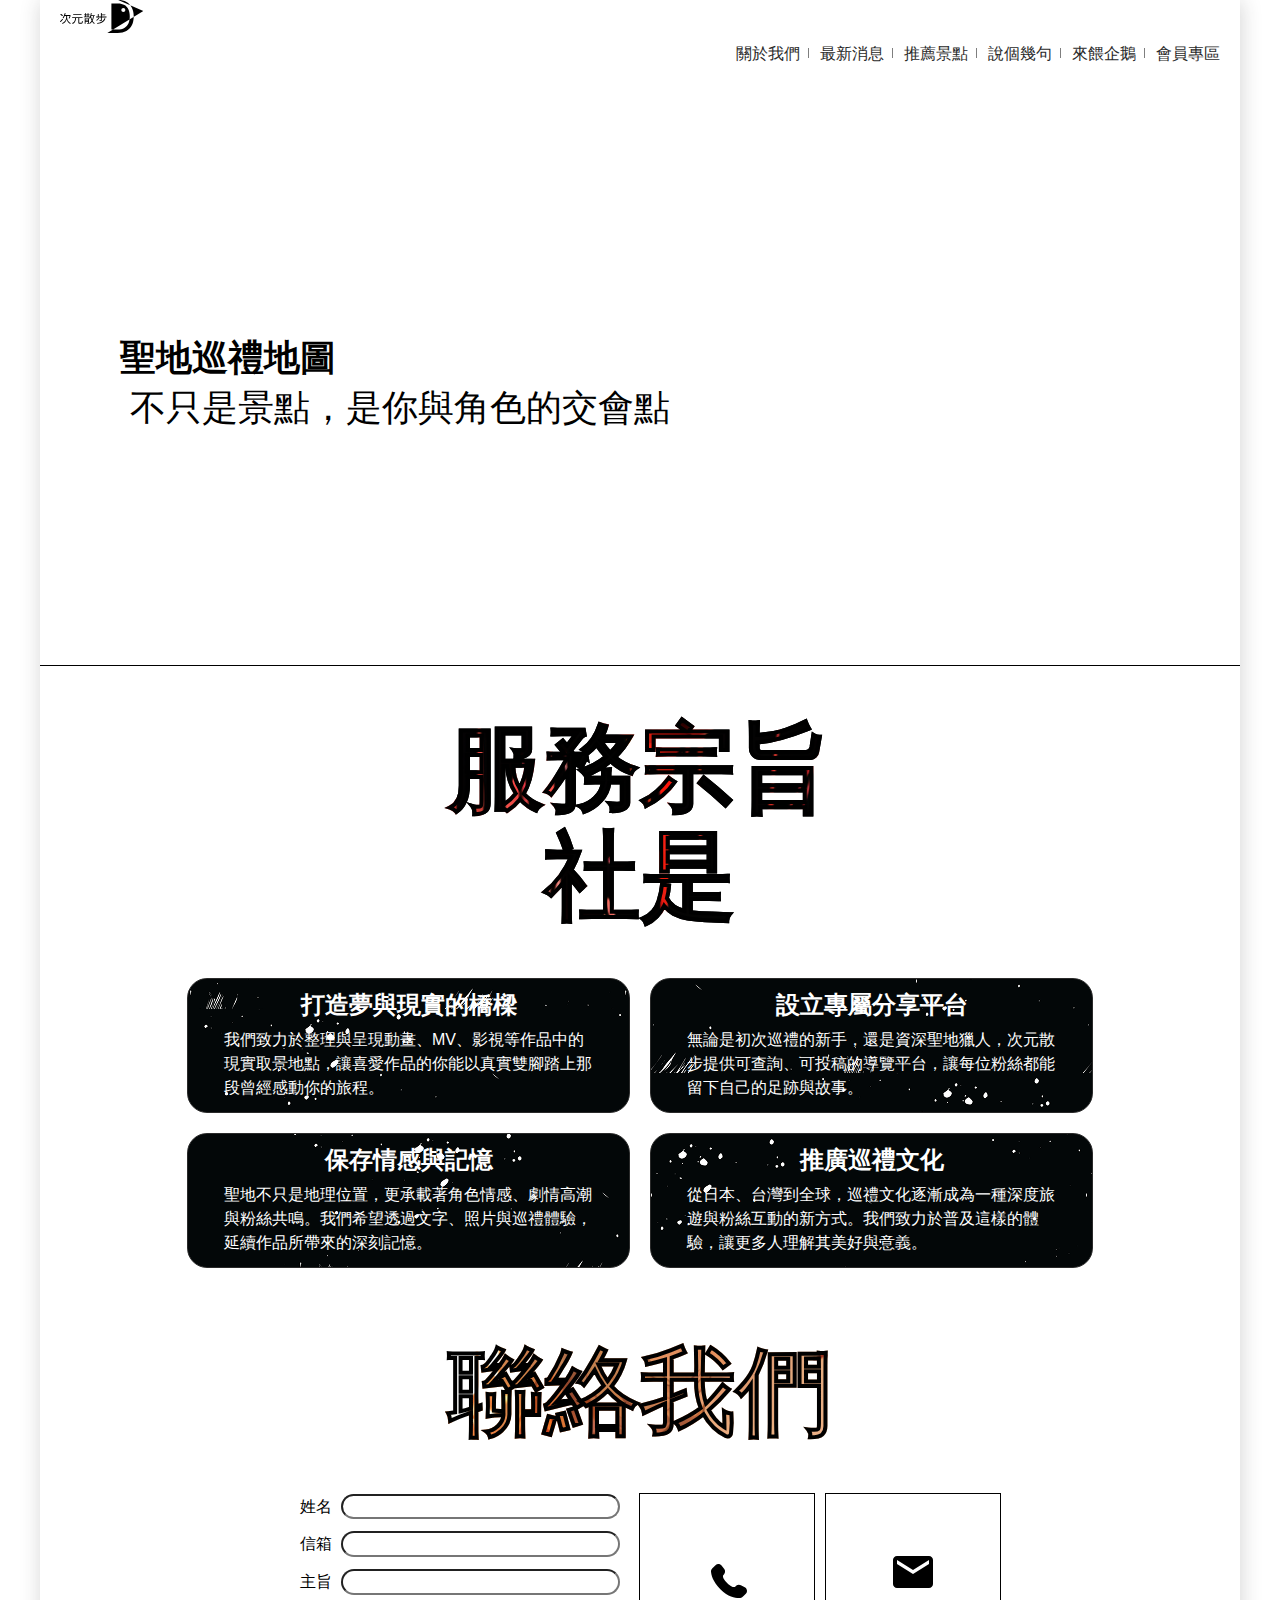
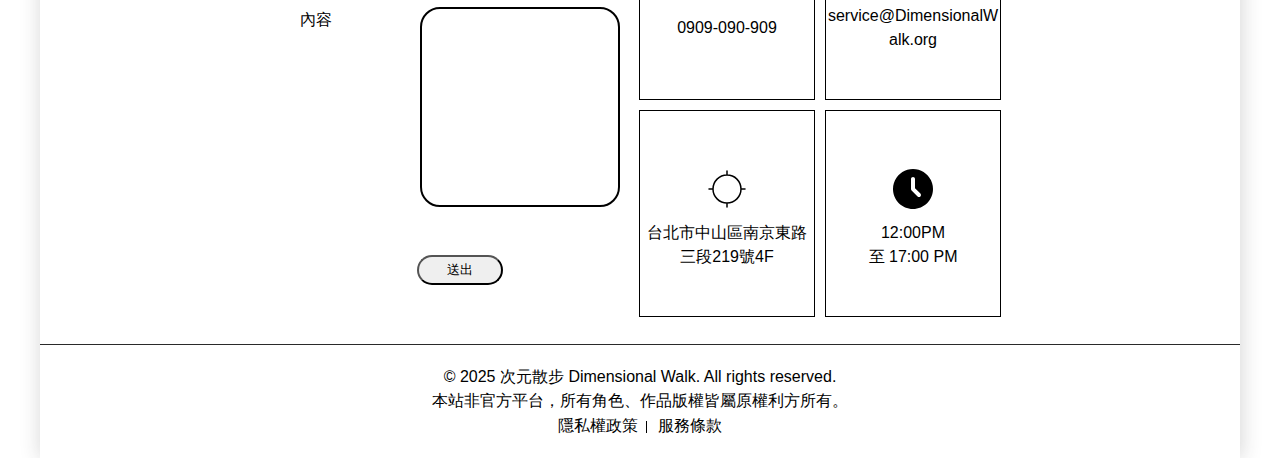
<file: html/about-us.html>
<!DOCTYPE html>
<html lang="en">
<head>
    <meta charset="UTF-8">
    <meta name="viewport" content="width=device-width, initial-scale=1.0">
    <title>關於我們</title>
    <link rel="stylesheet" href="../css/reset.css">
    <link rel="icon" href="../img/icon.png">
    <link rel="stylesheet" href="../css/style.css">
    <script src="https://cdnjs.cloudflare.com/ajax/libs/jquery/3.7.1/jquery.js"></script>
    <script src="../js/index.js"></script>
</head>
<body>
    <div class="wrapper">

        <header>
            <a href="../index.html"><img src="../img/logo.svg" alt="logo"></a>

            <nav>
                <div class="ham transition">
                    <div class="bar bar1 transition"></div>
                    <div class="bar bar2 transition"></div>
                    <div class="bar bar3 transition"></div>
                </div>
                
                <ul>
                    <li><a href="./about-us.html">關於我們</a></li>
                    <li><a href="./news.html">最新消息</a></li>
                    <li><a href="./osusume.html">推薦景點</a></li>
                    <li><a href="./chat.html">說個幾句</a></li>
                    <li><a href="./donate.html">來餵企鵝</a></li>
                    <li><a href="#">會員專區</a>
                        <ul class="submenu">
                            <li><a href="./Achieve.html">成就系統</a></li>
                            <li><a href="#">登陸</a></li>
                        </ul>
                    </li>

                </ul>

            </nav>

        </header>

        <div class="banner-p2">
            <h3 class="first-sent">聖地巡禮地圖</h3>
            <h3 class="second-sent">不只是景點，是你與角色的交會點</h3>
            <img class="girl-top" src="../img/2.aboutus/01.girls-bottom.png" alt="">
            <img class="girl-bottom" src="../img/2.aboutus/hurt-peng.png" alt="">
            
        </div>

        <main>

            <section class="purpose">
                <h1>服務宗旨<br>社是</h1>

                <article>
                    
                    <div class="purpose-1">
                        <h5>打造夢與現實的橋樑</h5>
                        <p>我們致力於整理與呈現動畫、MV、影視等作品中的現實取景地點，讓喜愛作品的你能以真實雙腳踏上那段曾經感動你的旅程。</p>
                    </div>

                    <div class="purpose-2">
                        <h5>設立專屬分享平台</h5>
                        <p>無論是初次巡禮的新手，還是資深聖地獵人，次元散步提供可查詢、可投稿的導覽平台，讓每位粉絲都能留下自己的足跡與故事。</p>
                    </div>

                    <div class="purpose-3">
                        <h5>保存情感與記憶</h5>
                        <p>聖地不只是地理位置，更承載著角色情感、劇情高潮與粉絲共鳴。我們希望透過文字、照片與巡禮體驗，延續作品所帶來的深刻記憶。</p>
                    </div>

                    <div class="purpose-4">
                        <h5>推廣巡禮文化</h5>
                        <p>從日本、台灣到全球，巡禮文化逐漸成為一種深度旅遊與粉絲互動的新方式。我們致力於普及這樣的體驗，讓更多人理解其美好與意義。</p>
                    </div>

                </article>

            </section>
            
            <section class="contact">
                <h1>聯絡我們</h1>

                <div class="contact-in">
                    <article class="infomation">
                        <div>
                            <svg xmlns="http://www.w3.org/2000/svg" width="48" height="48" viewBox="0 0 48 48" fill="none">
                            <path d="M33.112 25.812L32.202 26.718C32.202 26.718 30.036 28.87 24.126 22.994C18.216 17.118 20.382 14.966 20.382 14.966L20.954 14.394C22.368 12.99 22.502 10.734 21.268 9.08596L18.748 5.71996C17.22 3.67996 14.27 3.40996 12.52 5.14996L9.38 8.26996C8.514 9.13396 7.934 10.25 8.004 11.49C8.184 14.664 9.62 21.49 17.628 29.454C26.122 37.898 34.092 38.234 37.35 37.93C38.382 37.834 39.278 37.31 40 36.59L42.84 33.766C44.76 31.86 44.22 28.59 41.764 27.256L37.944 25.178C36.332 24.304 34.372 24.56 33.112 25.812Z" fill="black"/>
                            </svg>

                            <p>0909-090-909</p>

                        </div>

                        <div>
                            <svg xmlns="http://www.w3.org/2000/svg" width="48" height="48" viewBox="0 0 48 48" fill="none">
                            <path d="M8 40C6.9 40 5.95867 39.6087 5.176 38.826C4.39333 38.0433 4.00133 37.1013 4 36V12C4 10.9 4.392 9.95867 5.176 9.176C5.96 8.39333 6.90133 8.00133 8 8H40C41.1 8 42.042 8.392 42.826 9.176C43.61 9.96 44.0013 10.9013 44 12V36C44 37.1 43.6087 38.042 42.826 38.826C42.0433 39.61 41.1013 40.0013 40 40H8ZM24 26L40 16V12L24 22L8 12V16L24 26Z" fill="black"/>
                            </svg>
                            
                            <p>service@DimensionalWalk.org</p>

                        </div>

                        <div>
                            <svg xmlns="http://www.w3.org/2000/svg" width="48" height="48" viewBox="0 0 48 48" fill="none">
                            <path d="M24 38C25.8385 38 27.659 37.6379 29.3576 36.9343C31.0561 36.2307 32.5995 35.1995 33.8995 33.8995C35.1995 32.5995 36.2307 31.0561 36.9343 29.3576C37.6379 27.659 38 25.8385 38 24M24 38C20.287 38 16.726 36.525 14.1005 33.8995C11.475 31.274 10 27.713 10 24M24 38V42M38 24C38 22.1615 37.6379 20.341 36.9343 18.6424C36.2307 16.9439 35.1995 15.4005 33.8995 14.1005C32.5995 12.8005 31.0561 11.7693 29.3576 11.0657C27.659 10.3621 25.8385 10 24 10M38 24H42M24 10C20.287 10 16.726 11.475 14.1005 14.1005C11.475 16.726 10 20.287 10 24M24 10V6M10 24H6" stroke="black" stroke-width="1.5" stroke-linecap="round" stroke-linejoin="round"/>
                            </svg>
                            
                            <p>台北市中山區南京東路三段219號4F</p>

                        </div>

                        <div>
                            <svg xmlns="http://www.w3.org/2000/svg" width="48" height="48" viewBox="0 0 48 48" fill="none">
                            <path d="M24 4C35.046 4 44 12.954 44 24C44 35.046 35.046 44 24 44C12.954 44 4 35.046 4 24C4 12.954 12.954 4 24 4ZM24 12C23.4696 12 22.9609 12.2107 22.5858 12.5858C22.2107 12.9609 22 13.4696 22 14V24C22.0001 24.5304 22.2109 25.039 22.586 25.414L28.586 31.414C28.9632 31.7783 29.4684 31.9799 29.9928 31.9753C30.5172 31.9708 31.0188 31.7605 31.3896 31.3896C31.7605 31.0188 31.9708 30.5172 31.9753 29.9928C31.9799 29.4684 31.7783 28.9632 31.414 28.586L26 23.172V14C26 13.4696 25.7893 12.9609 25.4142 12.5858C25.0391 12.2107 24.5304 12 24 12Z" fill="black"/>
                            </svg>

                            <p>12:00PM<br>至 17:00 PM</p>
                        </div>
                        
                    </article>

                    <article class="ques">

                        <form action="#">
                            <div>
                                <label for="name">姓名</label>
                                <input type="text" name="myname" id="name">
                            </div>

                            <div>
                            <label for="mail">信箱</label>
                            <input type="text" name="mymail" id="mail">
                            </div>

                            <div>
                            <label for="subject">主旨</label>
                            <input type="text" name="mysubject" id="subject">
                            </div>

                            <div>
                            <label for="contact">內容</label>
                            <textarea name="mycontact" id="contact"></textarea>
                            </div>

                            <input class="submit" type="submit" value="送出">

                        </form>

                    </article>

                </div>


            </section>

        </main>

    <footer>

        <div class="footer-font">
            
            <p>© 2025 次元散步 Dimensional Walk. All rights reserved.</p>
            <p>本站非官方平台，所有角色、作品版權皆屬原權利方所有。</p>
            <a href="#">隱私權政策</a>
            <a href="#">服務條款</a>

        </div>

    </footer>

    </div>

    

</body>
</html>
</file>
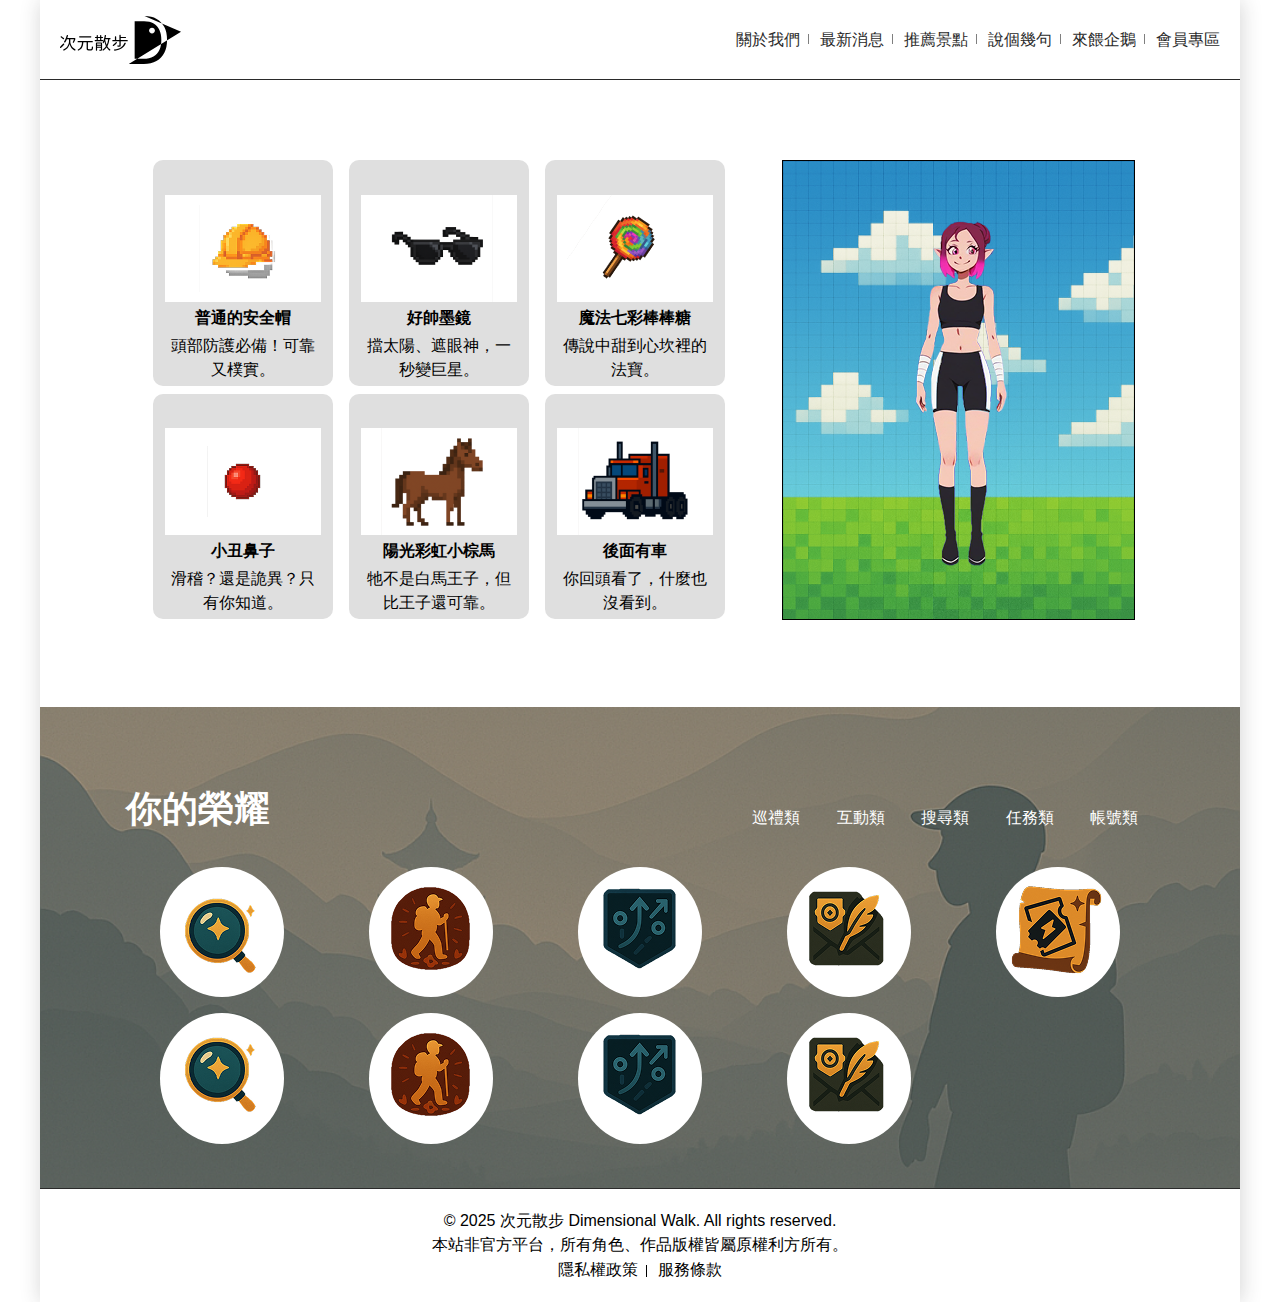
<file: html/Achieve.html>
<!DOCTYPE html>
<html lang="en">
<head>
    <meta charset="UTF-8">
    <meta name="viewport" content="width=device-width, initial-scale=1.0">
    <title>成就系統</title>
    <link rel="stylesheet" href="../css/reset.css">
    <link rel="icon" href="../img/icon.png">
    <link rel="stylesheet" href="../css/style.css">
    <script src="https://cdnjs.cloudflare.com/ajax/libs/jquery/3.7.1/jquery.js"></script>
    <script src="../js/index.js"></script>
</head>
<body>
    <div class="wrapper">

        <header class="he">
            <a href="../index.html"><img src="../img/logo.svg" alt="logo"></a>

            <nav>
                <div class="ham transition">
                    <div class="bar bar1 transition"></div>
                    <div class="bar bar2 transition"></div>
                    <div class="bar bar3 transition"></div>
                </div>
                
                <ul>
                    <li><a href="./about-us.html">關於我們</a></li>
                    <li><a href="./news.html">最新消息</a></li>
                    <li><a href="./osusume.html">推薦景點</a></li>
                    <li><a href="./chat.html">說個幾句</a></li>
                    <li><a href="./donate.html">來餵企鵝</a></li>
                    <li><a href="#">會員專區</a>
                        <ul class="submenu">
                            <li><a href="./Achieve.html">成就系統</a></li>
                            <li><a href="#">登陸</a></li>
                        </ul>
                    </li>

                </ul>

            </nav>


        </header>

        <main>

            <section>

                <article class="up">
                    
                    <div class="gear">
                         
                        <div class="opt helmet" data-key="hel">
                            <p></p>
                            <img src="../img/6.Achieve/hel.png" alt="安全帽">
                            <p>普通的安全帽</p>
                            <p>頭部防護必備！可靠又樸實。</p>
                        </div>

                        <div class="opt sung" data-key="gla">
                            <p></p>
                            <img src="../img/6.Achieve/sun.png" alt="墨鏡">
                            <p>好帥墨鏡</p>
                            <p>擋太陽、遮眼神，一秒變巨星。</p>
                        </div>

                        <div class="opt lollipop" data-key="lolli">
                            <p></p>
                            <img src="../img/6.Achieve/lolli.png" alt="棒棒糖">
                            <p>魔法七彩棒棒糖</p>
                            <p>傳說中甜到心坎裡的法寶。</p>
                        </div>

                        <div class="opt rednose" data-key="nose">
                            <p></p>
                            <img src="../img/6.Achieve/rednose.png" alt="小丑鼻子">
                            <p>小丑鼻子</p>
                            <p>滑稽？還是詭異？只有你知道。</p>
                        </div>

                        <div class="opt horse" data-key="hors">
                            <p></p>
                            <img src="../img/6.Achieve/hor.png" alt="一隻馬">
                            <p>陽光彩虹小棕馬</p>
                            <p>牠不是白馬王子，但比王子還可靠。</p>
                        </div>

                        <div class="opt truck" data-key="trun">
                            <p></p>
                            <img src="../img/6.Achieve/tru.png" alt="卡車">
                            <p>後面有車</p>
                            <p>你回頭看了，什麼也沒看到。</p>
                        </div>

                    </div>
        
                    <div class="doll">
                        <img src="../img/6.Achieve/adoll.png" alt="角色">
                        <img src="../img/6.Achieve/hel nobg.png" alt="安全帽" id="hel" >
                        <img src="../img/6.Achieve/sun nobg.png" alt="墨鏡" id="gla" >
                        <img src="../img/6.Achieve/rednose nobg.png" alt="小丑鼻子" id="nose" >
                        <img src="../img/6.Achieve/lolli nobg.png" alt="棒棒糖" id="lolli" >
                        <img src="../img/6.Achieve/hor nobg.png" alt="馬" id="hors" >
                        <img src="../img/6.Achieve/truck nobg.png" alt="卡車" id="trun" >
                    </div>

                </article>

                <article class="chieve">

                    <div>
                    <h3>你的榮耀</h3>

                        <div class="kind">
                            <a href="#">巡禮類</a>
                            <a href="#">互動類</a>
                            <a href="#">搜尋類</a>
                            <a href="#">任務類</a>
                            <a href="#">帳號類</a>
                        </div>

                    </div>

                    <div class="badgebox">
                        
                        <div class="badge">
                            <img src="../img/6.Achieve/Insearch.png" alt="">
                        </div>

                        <div class="badge">
                            <img src="../img/6.Achieve/finish.png" alt="">
                        </div>

                        <div class="badge">
                            <img src="../img/6.Achieve/Locator.png" alt="">
                        </div>

                        <div class="badge">
                            <img src="../img/6.Achieve/Intelli.png" alt="">
                        </div>

                        <div class="badge">
                            <img src="../img/6.Achieve/find.png" alt="">
                        </div>

                        <div class="badge">
                            <img src="../img/6.Achieve/Insearch.png" alt="">
                        </div>

                        <div class="badge">
                            <img src="../img/6.Achieve/finish.png" alt="">
                        </div>

                        <div class="badge">
                            <img src="../img/6.Achieve/Locator.png" alt="">
                        </div>

                        <div class="badge">
                            <img src="../img/6.Achieve/Intelli.png" alt="">
                        </div>

                

                    </div>

                </article>

            </section>
                
                

        </main>

        <footer>

            <div class="footer-font">
                
                <p>© 2025 次元散步 Dimensional Walk. All rights reserved.</p>
                <p>本站非官方平台，所有角色、作品版權皆屬原權利方所有。</p>
                <a href="#">隱私權政策</a>
                <a href="#">服務條款</a>

            </div>

        </footer>

    </div>

    

</body>
</html>
</file>
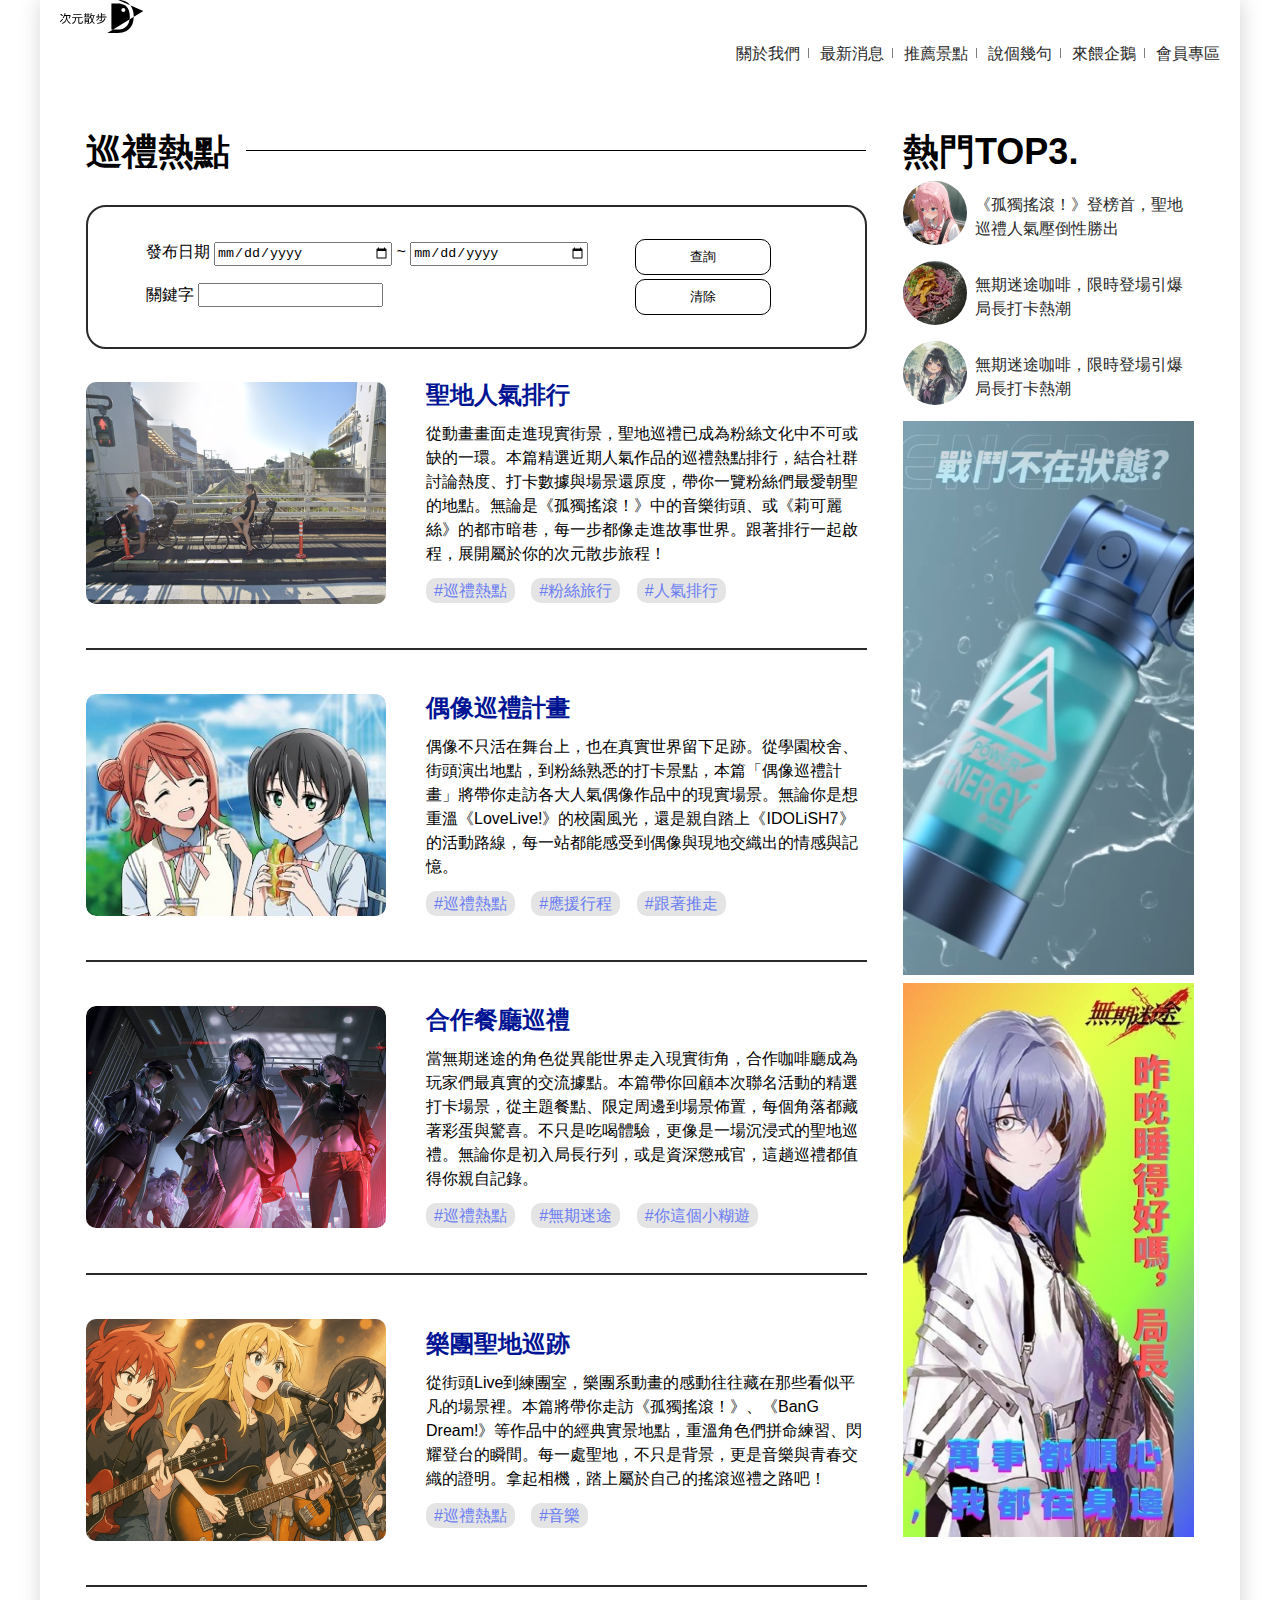
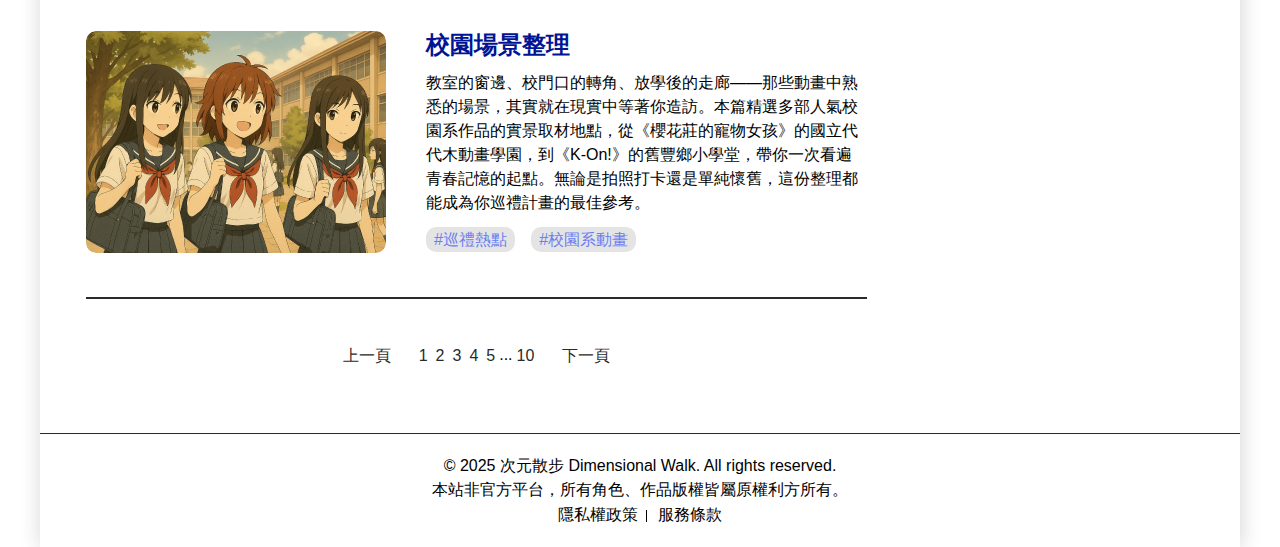
<file: html/article-hot.html>
<!DOCTYPE html>
<html lang="en">
<head>
    <meta charset="UTF-8">
    <meta name="viewport" content="width=device-width, initial-scale=1.0">
    <title>巡禮熱點</title>
    <link rel="stylesheet" href="../css/reset.css">
    <link rel="icon" href="../img/icon.png">
    <link rel="stylesheet" href="../css/style.css">
    <script src="https://cdnjs.cloudflare.com/ajax/libs/jquery/3.7.1/jquery.js"></script>
    <script src="../js/index.js"></script>
</head>
<body>
    <div class="wrapper">

        <header>
            <a href="../index.html"><img src="../img/logo.svg" alt="logo"></a>

            <nav>
                <div class="ham transition">
                    <div class="bar bar1 transition"></div>
                    <div class="bar bar2 transition"></div>
                    <div class="bar bar3 transition"></div>
                </div>
                
                <ul>
                    <li><a href="./about-us.html">關於我們</a></li>
                    <li><a href="./news.html">最新消息</a></li>
                    <li><a href="./osusume.html">推薦景點</a></li>
                    <li><a href="./chat.html">說個幾句</a></li>
                    <li><a href="./donate.html">來餵企鵝</a></li>
                    <li><a href="#">會員專區</a>
                        <ul class="submenu">
                            <li><a href="./Achieve.html">成就系統</a></li>
                            <li><a href="#">登陸</a></li>
                        </ul>
                    </li>

                </ul>

            </nav>


        </header>

        <main class="hot">

                <section class="art-le">
                    <h3>巡禮熱點</h3>
                    
                    <article class="search">
                        
                        <div class="date">
                            發布日期
                            <input class="date-data" type="date">
                            <div class="tilde">~</div>
                            <input class="date-data" type="date">

                            <div>
                            <label  for="key-word">關鍵字</label>
                            <input class="key-word" type="text" id="key-word">
                        </div>

                        </div>

                        <div class="btnc">
                            <button>查詢</button>
                            <button>清除</button>
                        </div>

                    </article>
                    
                    <article class="list">

                        <div class="art">
                            <a href="#">
                                <img src="../img/3.news/normal/ranking.png" alt="聖地人氣排行">
                                <div>
                                    <h5>聖地人氣排行</h5>
                                    <p>從動畫畫面走進現實街景，聖地巡禮已成為粉絲文化中不可或缺的一環。本篇精選近期人氣作品的巡禮熱點排行，結合社群討論熱度、打卡數據與場景還原度，帶你一覽粉絲們最愛朝聖的地點。無論是《孤獨搖滾！》中的音樂街頭、或《莉可麗絲》的都市暗巷，每一步都像走進故事世界。跟著排行一起啟程，展開屬於你的次元散步旅程！</p>
                            
                                    <div class="hashtag">
                                        <span href="#" class="tag">#巡禮熱點</span>
                                        <span href="#" class="tag">#粉絲旅行</span>
                                        <span href="#" class="tag">#人氣排行</span>
                                    </div>

                                </div>
                            </a>
                        </div>

                        <div class="art">
                            <a href="#">
                                <img src="../img/3.news/normal/idol.png" alt="偶像巡禮計畫">
                                <div>
                                    <h5>偶像巡禮計畫</h5>
                                    <p>偶像不只活在舞台上，也在真實世界留下足跡。從學園校舍、街頭演出地點，到粉絲熟悉的打卡景點，本篇「偶像巡禮計畫」將帶你走訪各大人氣偶像作品中的現實場景。無論你是想重溫《LoveLive!》的校園風光，還是親自踏上《IDOLiSH7》的活動路線，每一站都能感受到偶像與現地交織出的情感與記憶。</p>

                                    <div class="hashtag">
                                        <span href="#" class="tag">#巡禮熱點</span>
                                        <span href="#" class="tag">#應援行程</span>
                                        <span href="#" class="tag">#跟著推走</span>
                                    </div>

                                </div>
                            </a>
                        </div>

                        <div class="art">
                            <a href="#">
                                <img src="../img/3.news/normal/path.png" alt="合作餐廳巡禮">
                                <div>
                                    <h5>合作餐廳巡禮</h5>
                                    <p>當無期迷途的角色從異能世界走入現實街角，合作咖啡廳成為玩家們最真實的交流據點。本篇帶你回顧本次聯名活動的精選打卡場景，從主題餐點、限定周邊到場景佈置，每個角落都藏著彩蛋與驚喜。不只是吃喝體驗，更像是一場沉浸式的聖地巡禮。無論你是初入局長行列，或是資深懲戒官，這趟巡禮都值得你親自記錄。</p>

                                    <div class="hashtag">
                                        <span href="#" class="tag">#巡禮熱點</span>
                                        <span href="#" class="tag">#無期迷途</span>
                                        <span href="#" class="tag">#你這個小糊遊</span>
                                    </div>
                                </div>
                            </a>
                            

                        </div>

                        <div class="art">
                            <a href="#">
                                <img src="../img/3.news/normal/band.png" alt="樂團聖地巡跡">
                                <div>
                                    <h5>樂團聖地巡跡</h5>
                                    <p>從街頭Live到練團室，樂團系動畫的感動往往藏在那些看似平凡的場景裡。本篇將帶你走訪《孤獨搖滾！》、《BanG Dream!》等作品中的經典實景地點，重溫角色們拼命練習、閃耀登台的瞬間。每一處聖地，不只是背景，更是音樂與青春交織的證明。拿起相機，踏上屬於自己的搖滾巡禮之路吧！</p>

                                    <div class="hashtag">
                                        <span href="#" class="tag">#巡禮熱點</span>
                                        <span href="#" class="tag">#音樂</span>
                                    </div>
                                </div>
                            </a>
                            

                        </div>

                        <div class="art">
                            <a href="#">
                                <img src="../img/3.news/normal/school_lar.png" alt="校園場景整理">
                                <div>
                                    <h5>校園場景整理</h5>
                                    <p>教室的窗邊、校門口的轉角、放學後的走廊——那些動畫中熟悉的場景，其實就在現實中等著你造訪。本篇精選多部人氣校園系作品的實景取材地點，從《櫻花莊的寵物女孩》的國立代代木動畫學園，到《K-On!》的舊豐鄉小學堂，帶你一次看遍青春記憶的起點。無論是拍照打卡還是單純懷舊，這份整理都能成為你巡禮計畫的最佳參考。</p>

                                    <div class="hashtag">
                                        <span href="#" class="tag">#巡禮熱點</span>
                                        <span href="#" class="tag">#校園系動畫</span>
                                    </div>
                                </div>
                            </a>
                            

                        </div>

                    </article>

                    <div class="page">
                        <a href="#">上一頁</a>
                        <a href="#">1</a>
                        <a href="#">2</a>
                        <a href="#">3</a>
                        <a href="#">4</a>
                        <a href="#">5</a>
                        <p>...</p>
                        <a href="#">10</a>
                        <a href="#">下一頁</a>
                    </div>


                </section>
                
                <section class="art-ri">
                    
                    <article>
                        <h3>熱門TOP3.</h3>

                        <a href="#" class="atop">
                            <div class="top">
                                
                                <img src="../img/3.news/normal/bocci.png" alt="波奇">
                                <p>《孤獨搖滾！》登榜首，聖地巡禮人氣壓倒性勝出</p>
                            </div>
                        </a>
                        
                        <a href="#" class="atop">
                            <div class="top">
                                <img src="../img/3.news/normal/noodles.png" alt="麵">
                                <p>無期迷途咖啡，限時登場引爆局長打卡熱潮</p>
                            </div>
                        </a>

                        <a href="#" class="atop">
                            <div class="top">
                                <img src="../img/3.news/normal/school.png" alt="校園">
                                <p>無期迷途咖啡，限時登場引爆局長打卡熱潮</p>
                            </div>
                        </a>

                    </article>

                    <div class="ad">
                    <a href="https://ptn.aisnogames.com/zh-TW/home" target="_blank"><img src="../img/3.news/normal/drink.png" alt="繡河能量飲"></a>
                    <a href="https://www.facebook.com/Pathtonowhere.tw" target="_blank"><img src="../img/3.news/normal/add.png" alt="赫卡蒂"></a>
                    </div>
                    

                </section>

                </section>

        </main>

        <footer>

            <div class="footer-font">
                
                <p>© 2025 次元散步 Dimensional Walk. All rights reserved.</p>
                <p>本站非官方平台，所有角色、作品版權皆屬原權利方所有。</p>
                <a href="#">隱私權政策</a>
                <a href="#">服務條款</a>

            </div>

        </footer>

    </div>

    

</body>
</html>
</file>
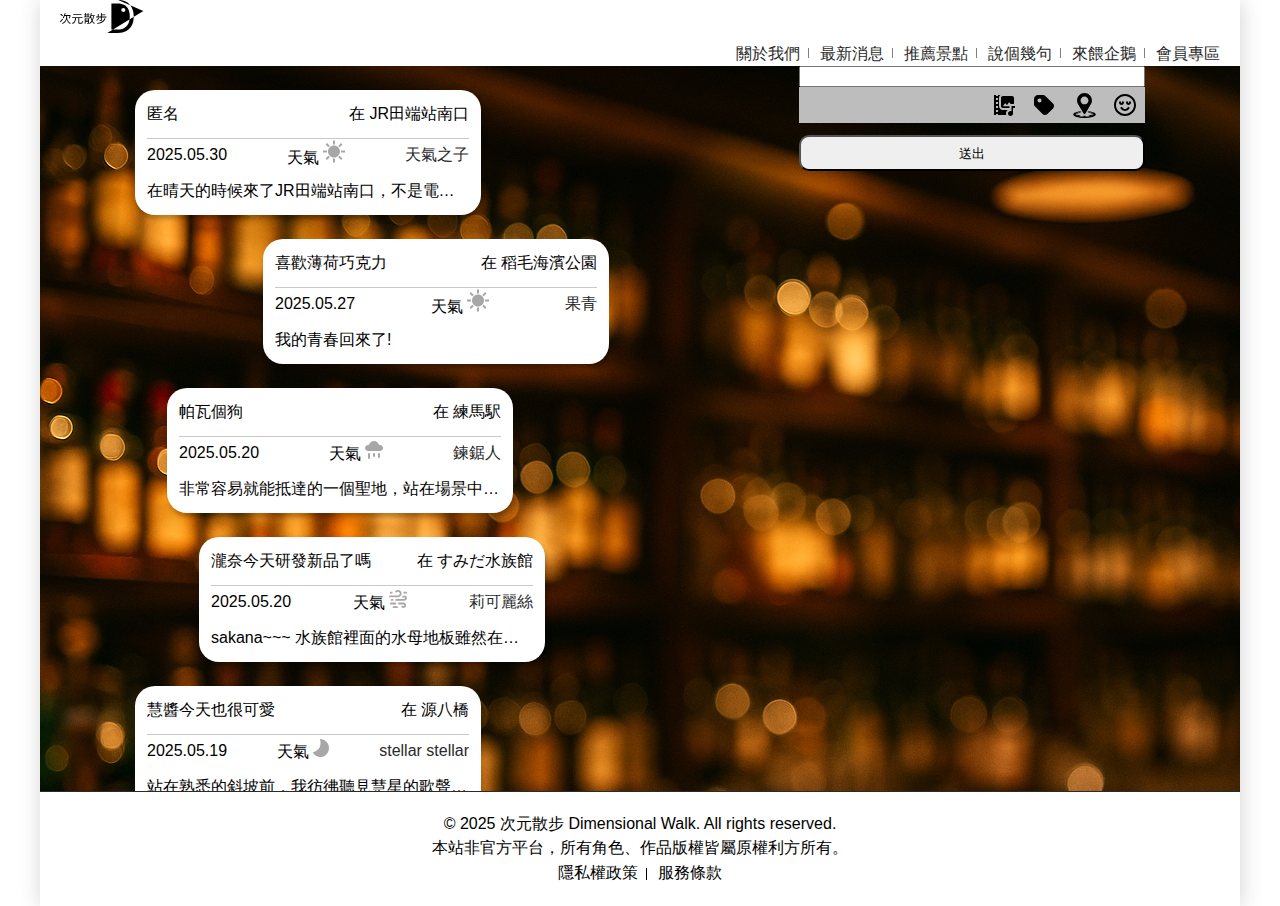
<file: html/chat.html>
<!DOCTYPE html>
<html lang="en">
<head>
    <meta charset="UTF-8">
    <meta name="viewport" content="width=device-width, initial-scale=1.0">
    <title>Document</title>
    <link rel="stylesheet" href="../css/reset.css">
    <link rel="stylesheet" href="../css/style.css">
</head>
<body>
    <div class="wrapper">

        <header>
            <a href="../index.html"><img src="../img/logo.svg" alt="logo"></a>

            <nav>
                <ul>
                    <li><a href="./about-us.html">關於我們</a></li>
                    <li><a href="./news.html">最新消息</a></li>
                    <li><a href="./osusume.html">推薦景點</a></li>
                    <li><a href="./chat.html">說個幾句</a></li>
                    <li><a href="./donate.html">來餵企鵝</a></li>
                    <li><a href="#">會員專區</a>
                        <ul class="submenu">
                            <li><a href="./Achieve.html">成就系統</a></li>
                            <li><a href="#">登陸</a></li>
                        </ul>
                    </li>
                </ul>
            </nav>


        </header>

        <main class="chat">

            <section class="chat-left">

                <article class="card first chatbox">
                    <header class="card-header">
                        <p class="name">匿名</p>
                        <p class="doko">在 <span class="location">JR田端站南口</span></p>
                    </header>

                    <div class="card-meta">
                        <time datetime="2025-05-30">2025.05.30</time>
                        <p class="weather">天氣
                            <svg aria-label="晴天" xmlns="http://www.w3.org/2000/svg" width="22" height="23" viewBox="0 0 22 23" fill="none">
                            <path d="M10 4.5V0.5H12V4.5H10ZM16.65 7.25L15.275 5.875L18.075 3L19.475 4.425L16.65 7.25ZM18 12.5V10.5H22V12.5H18ZM10 22.5V18.5H12V22.5H10ZM5.35 7.2L2.5 4.425L3.925 3.025L6.75 5.85L5.35 7.2ZM18.05 20L15.275 17.125L16.625 15.775L19.475 18.525L18.05 20ZM0 12.5V10.5H4V12.5H0ZM3.925 20L2.525 18.575L5.325 15.775L6.05 16.45L6.775 17.15L3.925 20ZM11 17.5C9.33333 17.5 7.91667 16.9167 6.75 15.75C5.58333 14.5833 5 13.1667 5 11.5C5 9.83333 5.58333 8.41667 6.75 7.25C7.91667 6.08333 9.33333 5.5 11 5.5C12.6667 5.5 14.0833 6.08333 15.25 7.25C16.4167 8.41667 17 9.83333 17 11.5C17 13.1667 16.4167 14.5833 15.25 15.75C14.0833 16.9167 12.6667 17.5 11 17.5Z" fill="#A7A7A7"/>
                            </svg>
                        </p>
                        <a href="#">天氣之子</a>
                    </div>

                    <p>
                        在晴天的時候來了JR田端站南口，不是電影中的雨天，雖然沒有了那種彭湃的感覺，但有種”我是在這種平靜安穩的世界生活，真是太好了呢”的情緒油然而生，打算回去再看億次《天氣之子》。
                    </p>

                </article>

                <article class="card second chatbox">
                    <header class="card-header">
                        <p>喜歡薄荷巧克力</p>
                        <p>在  <span class="location">稻毛海濱公園</span></p>
                    </header>

                    <div class="card-meta">
                        <time datetime="2025-05-27">2025.05.27</time>
                        <p class="weather">天氣
                            <svg aria-label="晴天" xmlns="http://www.w3.org/2000/svg" width="22" height="23" viewBox="0 0 22 23" fill="none">
                            <path d="M10 4.5V0.5H12V4.5H10ZM16.65 7.25L15.275 5.875L18.075 3L19.475 4.425L16.65 7.25ZM18 12.5V10.5H22V12.5H18ZM10 22.5V18.5H12V22.5H10ZM5.35 7.2L2.5 4.425L3.925 3.025L6.75 5.85L5.35 7.2ZM18.05 20L15.275 17.125L16.625 15.775L19.475 18.525L18.05 20ZM0 12.5V10.5H4V12.5H0ZM3.925 20L2.525 18.575L5.325 15.775L6.05 16.45L6.775 17.15L3.925 20ZM11 17.5C9.33333 17.5 7.91667 16.9167 6.75 15.75C5.58333 14.5833 5 13.1667 5 11.5C5 9.83333 5.58333 8.41667 6.75 7.25C7.91667 6.08333 9.33333 5.5 11 5.5C12.6667 5.5 14.0833 6.08333 15.25 7.25C16.4167 8.41667 17 9.83333 17 11.5C17 13.1667 16.4167 14.5833 15.25 15.75C14.0833 16.9167 12.6667 17.5 11 17.5Z" fill="#A7A7A7"/>
                            </svg>
                        </p>
                        <a href="#">果青</a>
                    </div>

                    <p>
                        我的青春回來了!
                    </p>
                    

                </article>

                <article class="card third chatbox">
                    <header class="card-header">
                        <p>帕瓦個狗</p>
                        <p>在 <span class="location">練馬駅</span></p>
                    </header>

                    <div class="card-meta">
                        <time datetime="2025-05-20">2025.05.20</time>
                        <p class="weather">天氣
                            <svg aria-label="雨天" xmlns="http://www.w3.org/2000/svg" width="18" height="18" viewBox="0 0 18 18" fill="none">
                            <path fill-rule="evenodd" clip-rule="evenodd" d="M3 10H15C15.394 10 15.7841 9.92244 16.1481 9.77168C16.512 9.62091 16.8427 9.39993 17.1213 9.12136C17.3999 8.84278 17.6209 8.51206 17.7716 8.14809C17.9224 7.78411 18 7.394 18 7.00004C18 6.60607 17.9224 6.21596 17.7716 5.85199C17.6209 5.48801 17.3999 5.15729 17.1213 4.87872C16.8427 4.60014 16.512 4.37916 16.1481 4.2284C15.7841 4.07763 15.394 4.00004 15 4.00004C14.36 4.00004 13.826 3.53904 13.564 2.95504C13.1699 2.07413 12.5292 1.3261 11.7194 0.801229C10.9095 0.276357 9.96506 -0.00292969 9 -0.00292969C8.03494 -0.00292969 7.09049 0.276357 6.28064 0.801229C5.47079 1.3261 4.83014 2.07413 4.436 2.95504C4.174 3.53904 3.64 4.00004 3 4.00004C2.20435 4.00004 1.44129 4.31611 0.87868 4.87872C0.316071 5.44132 0 6.20439 0 7.00004C0 7.79569 0.316071 8.55875 0.87868 9.12136C1.44129 9.68397 2.20435 10 3 10Z" fill="#A7A7A7"/>
                            <path d="M9 15V13M14 16V13M4 17V13" stroke="#A7A7A7" stroke-width="2" stroke-linecap="round"/>
                            </svg>
                        </p>
                        <a href="#">鍊鋸人</a>
                    </div>

                    <p>
                        非常容易就能抵達的一個聖地，站在場景中的那個當下，我彷彿置身於動畫之中，作為帕瓦的狗，就在此時此刻我跟帕瓦正呼吸著同樣的空氣，我好興奮啊啊啊啊阿!!
                    </p>   
                    

                </article>

                <article class="card forth chatbox">
                    <header class="card-header">
                        <p>瀧奈今天研發新品了嗎</p>
                        <p>在 <span class="location">すみだ水族館</span></p>
                    </header>

                    <div class="card-meta">
                        <time datetime="2025-05-20">2025.05.20</time>
                        <p class="weather">天氣
                            <svg aria-label="大風" xmlns="http://www.w3.org/2000/svg" width="18" height="18" viewBox="0 0 18 18" fill="none">
                            <path d="M0.9 2.7C0.9 2.16 1.26 1.8 1.8 1.8H2.7C3.24 1.8 3.6 2.16 3.6 2.7C3.6 3.24 3.24 3.6 2.7 3.6H1.8C1.26 3.6 0.9 3.24 0.9 2.7ZM1.8 9.9C1.8 9.36 2.16 9 2.7 9H3.6C4.14 9 4.5 9.36 4.5 9.9C4.5 10.44 4.14 10.8 3.6 10.8H2.7C2.16 10.8 1.8 10.44 1.8 9.9ZM1.8 12.6C1.26 12.6 0.9 12.96 0.9 13.5C0.9 14.04 1.26 14.4 1.8 14.4H6.3C6.84 14.4 7.2 14.04 7.2 13.5C7.2 12.96 6.84 12.6 6.3 12.6H1.8ZM14.4 2.7C14.4 2.16 14.76 1.8 15.3 1.8H17.1C17.64 1.8 18 2.16 18 2.7C18 3.24 17.64 3.6 17.1 3.6H15.3C14.76 3.6 14.4 3.24 14.4 2.7ZM4.5 16.2C3.96 16.2 3.6 16.56 3.6 17.1C3.6 17.64 3.96 18 4.5 18H8.1C8.64 18 9 17.64 9 17.1C9 16.56 8.64 16.2 8.1 16.2H4.5ZM0.9 7.2C0.36 7.2 0 6.84 0 6.3C0 5.76 0.36 5.4 0.9 5.4H9C9.99 5.4 10.8 4.59 10.8 3.6C10.8 2.61 9.99 1.8 9 1.8C8.46 1.8 8.01 1.98 7.74 2.34C7.38 2.7 6.84 2.7 6.48 2.34C6.12 1.98 6.12 1.44 6.48 1.08C7.11 0.45 8.01 0 9 0C10.98 0 12.6 1.62 12.6 3.6C12.6 5.58 10.98 7.2 9 7.2H0.9ZM15.3 9C15.84 9 16.2 8.64 16.2 8.1C16.2 7.56 15.84 7.2 15.3 7.2C15.03 7.2 14.85 7.29 14.67 7.47C14.31 7.83 13.77 7.83 13.41 7.47C13.05 7.11 13.05 6.57 13.41 6.21C13.86 5.67 14.58 5.4 15.3 5.4C16.83 5.4 18 6.57 18 8.1C18 9.63 16.83 10.8 15.3 10.8H7.2C6.66 10.8 6.3 10.44 6.3 9.9C6.3 9.36 6.66 9 7.2 9H15.3ZM14.4 14.4H9.9C9.36 14.4 9 14.04 9 13.5C9 12.96 9.36 12.6 9.9 12.6H14.4C15.93 12.6 17.1 13.77 17.1 15.3C17.1 16.83 15.93 18 14.4 18C13.68 18 12.96 17.73 12.51 17.19C12.15 16.83 12.15 16.29 12.51 15.93C12.87 15.57 13.41 15.57 13.77 15.93C13.95 16.11 14.13 16.2 14.4 16.2C14.94 16.2 15.3 15.84 15.3 15.3C15.3 14.76 14.94 14.4 14.4 14.4Z" fill="#A7A7A7"/>
                            </svg>
                        </p>
                        <a href="#">莉可麗絲</a>
                    </div>

                    <p>
                        sakana~~~
                        水族館裡面的水母地板雖然在動畫中沒有出現，但有夠好看!有夠夢幻!謝謝莉可麗絲讓我有機會來到這裡，下次有機會的話想cos來這邊拍照。
                    </p>
                    
                </article>

                <article class="card fifth chatbox">
                    <header class="card-header">
                        <p>慧醬今天也很可愛</p>
                        <p>在 <span class="location">源八橋</span></p>
                    </header>

                    <div class="card-meta">
                        <time datetime="2025-05-19">2025.05.19</time>
                        <p class="weather">天氣
                            <svg aria-label="夜晚" xmlns="http://www.w3.org/2000/svg" width="16" height="18" viewBox="0 0 16 18" fill="none">
                            <path d="M14.8319 13.4945C14.0974 14.8112 13.0523 15.9142 11.794 16.7008C10.5357 17.4874 9.10519 17.9318 7.63583 17.9928C6.16647 18.0537 4.7061 17.7291 3.39088 17.0492C2.07565 16.3694 0.948389 15.3564 0.114182 14.1047C0.0577648 14.0194 0.0210034 13.9219 0.0067175 13.8196C-0.00756843 13.7173 0.00100051 13.613 0.031767 13.5146C0.0625335 13.4163 0.11468 13.3266 0.184209 13.2523C0.253738 13.178 0.338801 13.1212 0.432876 13.0861C3.71368 11.8724 5.47086 10.4657 6.49024 8.45328C7.5642 6.33595 7.84142 4.01558 7.09052 0.835638C7.06661 0.733257 7.06615 0.626521 7.08917 0.523922C7.11219 0.421324 7.15806 0.325694 7.22313 0.24464C7.2882 0.163586 7.37067 0.0993466 7.46399 0.0570309C7.5573 0.0147151 7.65888 -0.0045084 7.76065 0.000889619C9.24785 0.0839873 10.6896 0.559869 11.9481 1.38306C13.2066 2.20626 14.2398 3.34926 14.9491 4.70285C15.6583 6.05645 16.0199 7.57541 15.9992 9.1146C15.9785 10.6538 15.5762 12.1618 14.8309 13.4945" fill="#A7A7A7"/>
                            </svg>
                        </p>
                        <a href="#">stellar stellar</a>
                    </div>

                    <p>
                        站在熟悉的斜坡前，我彷彿聽見慧星的歌聲在夜風中迴盪。街燈閃爍的節奏、城市倒映在水面的光，和MV裡的每一幕重疊起來，讓我忍不住屏住呼吸。
                    </p>
                    
                </article>

            </section>

            <section class="chat-right">

                <input class="con" type="textarea">
                
                <div class="btn-svg">
                    <svg xmlns="http://www.w3.org/2000/svg" width="24" height="24" viewBox="0 0 24 24" fill="none">
                    <path d="M9 13V5C9 3.9 9.9 3 11 3H20C21.1 3 22 3.9 22 5V11H18.57L17.29 9.26C17.2776 9.23929 17.26 9.22216 17.2389 9.21026C17.2179 9.19836 17.1942 9.19211 17.17 9.19211C17.1458 9.19211 17.1221 9.19836 17.1011 9.21026C17.08 9.22216 17.0624 9.23929 17.05 9.26L15.06 12C15 12.06 14.88 12.07 14.82 12L13.39 10.25C13.3757 10.2335 13.3581 10.2202 13.3382 10.2112C13.3184 10.2021 13.2968 10.1974 13.275 10.1974C13.2532 10.1974 13.2316 10.2021 13.2118 10.2112C13.1919 10.2202 13.1743 10.2335 13.16 10.25L11.05 12.91C10.97 13 11.04 13.15 11.16 13.15H17.5V15H11C9.89 15 9 14.11 9 13ZM6 22V21H4V22H2V2H4V3H6V2H8.39C7.54 2.74 7 3.8 7 5V13C7 15.21 8.79 17 11 17H15.7C14.67 17.83 14 19.08 14 20.5C14 21.03 14.11 21.53 14.28 22H6ZM4 7H6V5H4V7ZM4 11H6V9H4V11ZM4 15H6V13H4V15ZM6 19V17H4V19H6ZM23 13V15H21V20.5C21 21.163 20.7366 21.7989 20.2678 22.2678C19.7989 22.7366 19.163 23 18.5 23C17.837 23 17.2011 22.7366 16.7322 22.2678C16.2634 21.7989 16 21.163 16 20.5C16.0002 20.085 16.1037 19.6766 16.3012 19.3116C16.4987 18.9466 16.784 18.6365 17.1312 18.4093C17.4785 18.1821 17.8769 18.0449 18.2904 18.0101C18.704 17.9753 19.1196 18.044 19.5 18.21V13H23Z" fill="black"/>
                    </svg>

                    <svg xmlns="http://www.w3.org/2000/svg" width="24" height="24" viewBox="0 0 24 24" fill="none">
                    <path d="M11.172 2C11.9676 2.00017 12.7305 2.31635 13.293 2.879L21.003 10.589C21.6424 11.2285 22.0015 12.0957 22.0015 13C22.0015 13.9043 21.6424 14.7715 21.003 15.411L15.411 21.003C14.7715 21.6424 13.9043 22.0015 13 22.0015C12.0957 22.0015 11.2285 21.6424 10.589 21.003L2.879 13.293C2.31635 12.7305 2.00017 11.9676 2 11.172V6C2 4.93913 2.42143 3.92172 3.17157 3.17157C3.92172 2.42143 4.93913 2 6 2H11.172ZM7.5 5.5C6.99542 5.49984 6.50943 5.69041 6.13945 6.0335C5.76947 6.37659 5.54284 6.84684 5.505 7.35L5.5 7.5C5.5 7.89556 5.6173 8.28224 5.83706 8.61114C6.05682 8.94004 6.36918 9.19638 6.73463 9.34776C7.10009 9.49913 7.50222 9.53874 7.89018 9.46157C8.27814 9.3844 8.63451 9.19392 8.91421 8.91421C9.19392 8.63451 9.3844 8.27814 9.46157 7.89018C9.53874 7.50222 9.49913 7.10009 9.34776 6.73463C9.19638 6.36918 8.94004 6.05682 8.61114 5.83706C8.28224 5.6173 7.89556 5.5 7.5 5.5Z" fill="black"/>
                    </svg>

                    <svg xmlns="http://www.w3.org/2000/svg" width="25" height="25" viewBox="0 0 25 25" fill="none">
                    <g clip-path="url(#clip0_351_29)">
                    <path d="M12.5002 0C8.4125 0 5.0625 3.34 5.0625 7.4165C5.0625 8.996 5.567 10.464 6.42075 11.6705L11.5925 20.6112C12.3167 21.5575 12.7983 21.3778 13.4005 20.5613L19.105 10.8538C19.22 10.6453 19.3105 10.4232 19.3892 10.1965C19.7511 9.31433 19.9373 8.37 19.9373 7.4165C19.9375 3.34 16.5885 0 12.5002 0ZM12.5002 3.475C14.7017 3.475 16.4522 5.2215 16.4522 7.4165C16.4522 9.6115 14.7017 11.3575 12.5002 11.3575C10.299 11.3575 8.54775 9.612 8.54775 7.41675C8.54775 5.2215 10.299 3.47525 12.5 3.47525" fill="black"/>
                    <path d="M17.2282 12.2271L17.2162 12.2586L17.2267 12.2298L17.2282 12.2271ZM15.962 18.3385L15.6162 18.7661C16.0837 18.8226 16.5362 18.8888 16.96 18.9691L15.5902 19.3748L17.4185 19.8611L18.7812 19.4313C19.6182 19.7121 20.7772 20.0553 21.1612 20.4455H18.4287L18.7002 21.2396H21.5357C21.5272 21.6871 20.7272 22.0505 19.9632 22.345L18.0255 21.9261L16.1997 22.5803L18.1497 23.0253C17.0112 23.3353 15.0997 23.5238 13.5172 23.6106L13.4507 22.7006H11.5492L11.4825 23.6106C9.89998 23.5238 7.98873 23.3355 6.84998 23.0255L8.80023 22.5803L6.97448 21.9261L5.03648 22.345C4.28348 22.1163 3.47273 21.6871 3.46423 21.2396H6.29998L6.57148 20.4455H3.83898C4.22298 20.0553 5.38198 19.7121 6.21898 19.4313L7.58173 19.8611L9.40998 19.3748L8.04023 18.9691C8.48259 18.8874 8.92749 18.8201 9.37423 18.7673L9.03348 18.3391C5.33723 18.7233 2.26523 19.5416 1.45973 20.8338C0.174977 22.8933 4.91448 24.9651 12.3425 24.9973C12.453 25.0028 12.562 24.9988 12.665 24.9973C20.0887 24.9633 24.824 22.8923 23.5402 20.8338C22.7342 19.5411 19.6605 18.7225 15.962 18.3385Z" fill="black"/>
                    </g>
                    <defs>
                    <clipPath id="clip0_351_29">
                    <rect width="25" height="25" fill="white"/>
                    </clipPath>
                    </defs>
                    </svg>

                    <svg xmlns="http://www.w3.org/2000/svg" width="24" height="24" viewBox="0 0 24 24" fill="none">
                    <path d="M12 3C10.8181 3 9.64778 3.23279 8.55585 3.68508C7.46392 4.13738 6.47177 4.80031 5.63604 5.63604C4.80031 6.47177 4.13738 7.46392 3.68508 8.55585C3.23279 9.64778 3 10.8181 3 12C3 13.1819 3.23279 14.3522 3.68508 15.4442C4.13738 16.5361 4.80031 17.5282 5.63604 18.364C6.47177 19.1997 7.46392 19.8626 8.55585 20.3149C9.64778 20.7672 10.8181 21 12 21C14.3869 21 16.6761 20.0518 18.364 18.364C20.0518 16.6761 21 14.3869 21 12C21 9.61305 20.0518 7.32387 18.364 5.63604C16.6761 3.94821 14.3869 3 12 3ZM1 12C1 5.925 5.925 1 12 1C18.075 1 23 5.925 23 12C23 18.075 18.075 23 12 23C5.925 23 1 18.075 1 12ZM8 8.5V9.5C8 9.63261 8.05268 9.75979 8.14645 9.85355C8.24021 9.94732 8.36739 10 8.5 10C8.63261 10 8.75979 9.94732 8.85355 9.85355C8.94732 9.75979 9 9.63261 9 9.5V8.5H11V9.5C11 10.163 10.7366 10.7989 10.2678 11.2678C9.79893 11.7366 9.16304 12 8.5 12C7.83696 12 7.20107 11.7366 6.73223 11.2678C6.26339 10.7989 6 10.163 6 9.5V8.5H8ZM15 8.5V9.5C15 9.63261 15.0527 9.75979 15.1464 9.85355C15.2402 9.94732 15.3674 10 15.5 10C15.6326 10 15.7598 9.94732 15.8536 9.85355C15.9473 9.75979 16 9.63261 16 9.5V8.5H18V9.5C18 10.163 17.7366 10.7989 17.2678 11.2678C16.7989 11.7366 16.163 12 15.5 12C14.837 12 14.2011 11.7366 13.7322 11.2678C13.2634 10.7989 13 10.163 13 9.5V8.5H15ZM8.9 13.634L9.4 14.499C9.922 15.4 10.89 16 12 16C13.11 16 14.08 15.399 14.6 14.5L15.1 13.634L16.831 14.635L16.331 15.501C15.892 16.261 15.2606 16.8921 14.5003 17.3308C13.7401 17.7694 12.8777 18.0003 12 18C11.1223 18 10.2601 17.7689 9.50007 17.3301C8.74 16.8913 8.10883 16.2601 7.67 15.5L7.169 14.635L8.9 13.634Z" fill="black"/>
                    </svg>
                </div>

                <input class="sub" type="submit" value="送出">




            </section>
                
                

        </main>

        <footer>

            <div class="footer-font">
                
                <p>© 2025 次元散步 Dimensional Walk. All rights reserved.</p>
                <p>本站非官方平台，所有角色、作品版權皆屬原權利方所有。</p>
                <a href="#">隱私權政策</a>
                <a href="#">服務條款</a>

            </div>

        </footer>

    </div>

    

</body>
</html>
</file>
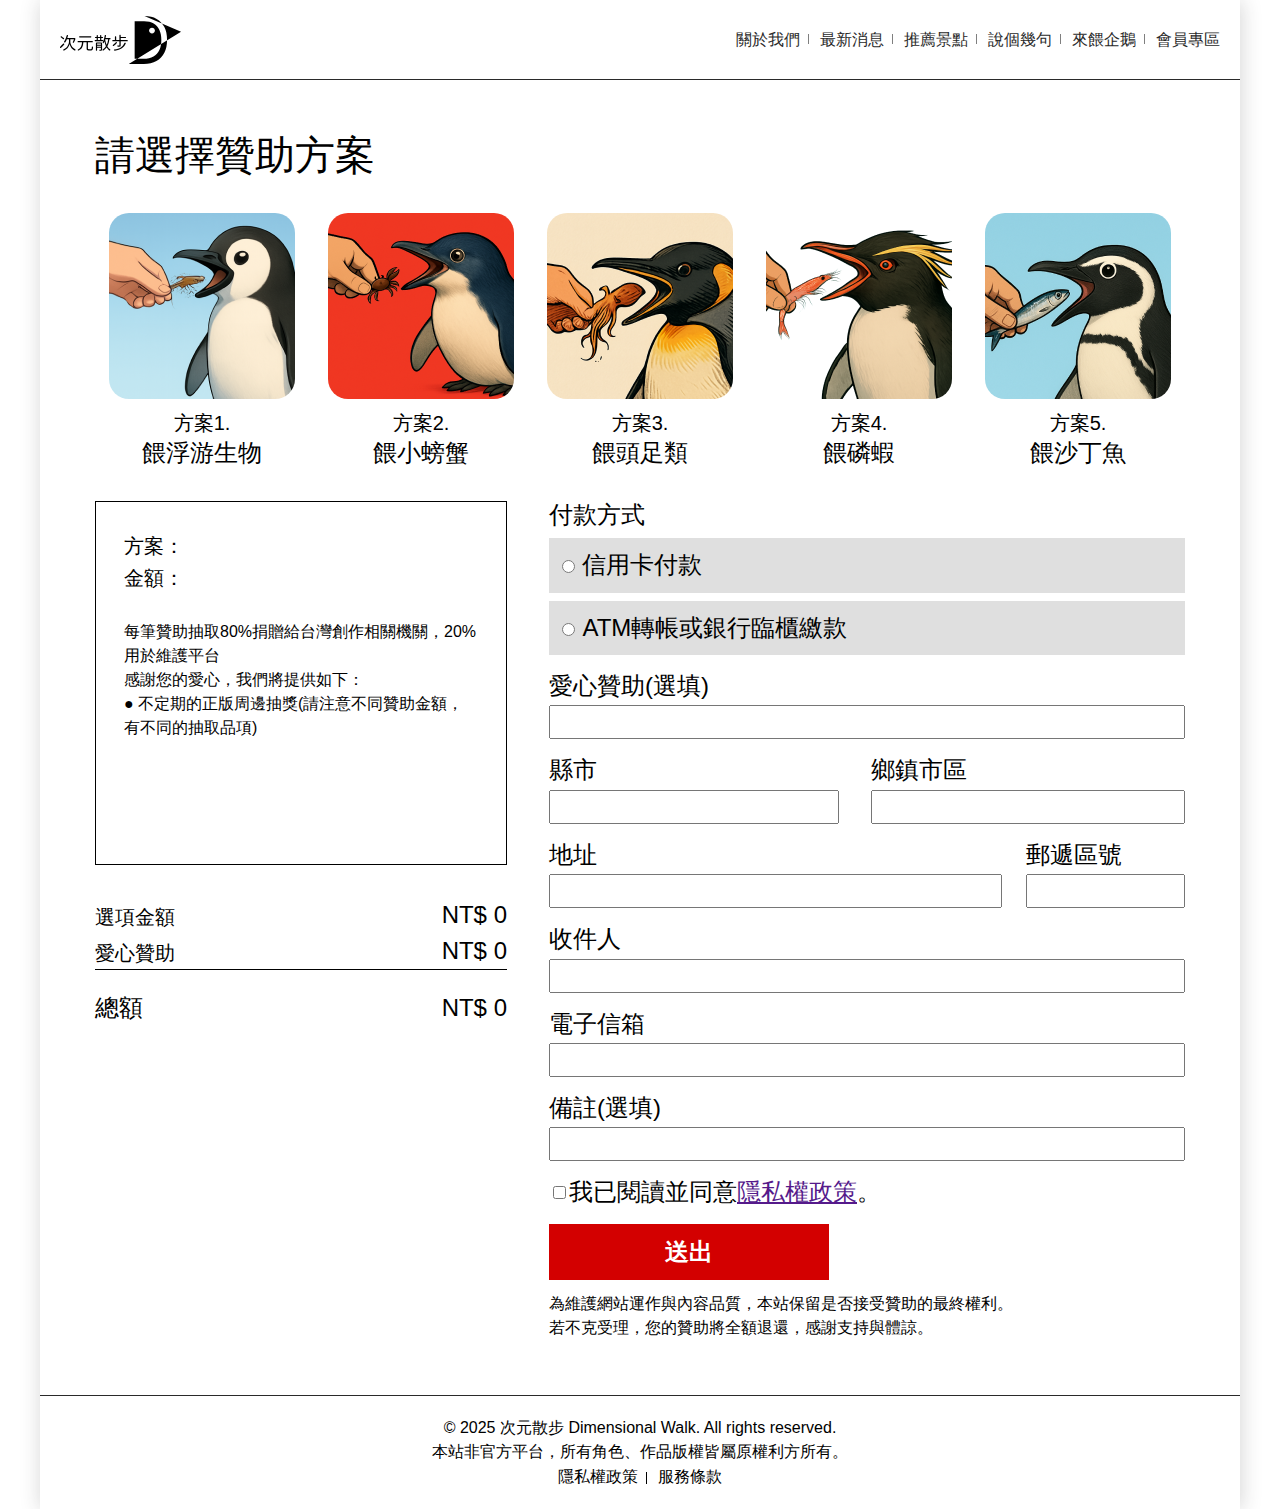
<file: html/donate.html>
<!DOCTYPE html>
<html lang="en">
<head>
    <meta charset="UTF-8">
    <meta name="viewport" content="width=device-width, initial-scale=1.0">
    <title>餵個企鵝</title>
    <link rel="stylesheet" href="../css/reset.css">
    <link rel="icon" href="../img/icon.png">
    <link rel="stylesheet" href="../css/style.css">
    <script src="https://cdnjs.cloudflare.com/ajax/libs/jquery/3.7.1/jquery.js"></script>
    <script src="../js/index.js"></script>
</head>
<body>
    <div class="wrapper">

        <header class="he">
            <a href="../index.html"><img src="../img/logo.svg" alt="logo"></a>

            <nav>
                <div class="ham transition">
                    <div class="bar bar1 transition"></div>
                    <div class="bar bar2 transition"></div>
                    <div class="bar bar3 transition"></div>
                </div>
                
                <ul>
                    <li><a href="./about-us.html">關於我們</a></li>
                    <li><a href="./news.html">最新消息</a></li>
                    <li><a href="./osusume.html">推薦景點</a></li>
                    <li><a href="./chat.html">說個幾句</a></li>
                    <li><a href="./donate.html">來餵企鵝</a></li>
                    <li><a href="#">會員專區</a>
                        <ul class="submenu">
                            <li><a href="./Achieve.html">成就系統</a></li>
                            <li><a href="#">登陸</a></li>
                        </ul>
                    </li>

                </ul>

            </nav>


        </header>

        <main class="feed">

                <section class="planarea">

                    <h2>請選擇贊助方案</h2>

                    <div id="plan">
                        <article id="plan1">
                            <img src="../img/7.donate/01.png" alt="浮游生物">
                            <h6>方案1.</h6>
                            <h5>餵浮游生物</h5>
                        </article>

                        <article id="plan2">
                            <img src="../img/7.donate/02.png" alt="小螃蟹">
                            <h6>方案2.</h6>
                            <h5>餵小螃蟹</h5>
                        </article>

                        <article id="plan3">
                            <img src="../img/7.donate/03.png" alt="頭足類">
                            <h6>方案3.</h6>
                            <h5>餵頭足類</h5>
                        </article>

                        <article id="plan4">
                            <img src="../img/7.donate/04.png" alt="磷蝦">
                            <h6>方案4.</h6>
                            <h5>餵磷蝦</h5>
                        </article>

                        <article id="plan5">
                            <img src="../img/7.donate/05.png" alt="沙丁魚">
                            <h6>方案5.</h6>
                            <h5>餵沙丁魚</h5>
                        </article>

                    </div>

                </section>
                
                <section class="donate-inf">

                    <div class="donate-inf-le">

                        <div class="inf">

                            <div class="result-plan" id="result-plan">
                            <h6>方案：</h6>
                            <h5></h5>
                            </div>
                            
                            <div class="dollar" id="dollar">
                            <h6>金額：</h6>
                            <h5></h5>
                            </div>
                            <br>
                            <p>每筆贊助抽取80%捐贈給台灣創作相關機關，20%用於維護平台</h5>
                            <br>
                            <p>感謝您的愛心，我們將提供如下：</h5>
                            <br>
                            <p>● 不定期的正版周邊抽獎(請注意不同贊助金額，有不同的抽取品項)</h5>
                        </div>

                        <div class="count">

                            <div class="plan-dollar" id="plan-dollar">
                            <h6>選項金額</h6>
                            <h5>NT$ <span>0</span></h5>
                            </div>

                            <div class="contri" id="contri">
                            <h6>愛心贊助</h6>
                            <h5>NT$ <span>0</span></h5>
                            </div>

                            <div class="final" id="final">
                            <h5>總額</h5>
                            <h5>NT$ <span>0</span></h5>
                            </div>

                        </div>
                    </div>

                    <form class="donate-inf-ri">

                            <h5>付款方式</h5>
                            <div>
                                <input type="radio" name="payment" id="payment" class="radio">
                                <label for="payment" >信用卡付款</label>
                            </div>
                            <div>
                                <input type="radio" name="payment" id="atm" class="radio">
                                <label for="atm">ATM轉帳或銀行臨櫃繳款</label>
                            </div>

                        <label for="user">愛心贊助(選填)</label>
                        <input type="text" value="" id="user">

                        <!-- <label for="where">收件地點</label>
                        <input type="text" value="" id="where"> -->

                        <div class="cityarea">

                            <div class="city">
                                <label for="city">縣市</label>
                                <input type="text" value="" id="city">
                            </div>

                            <div class="township">
                            <label for="township">鄉鎮市區</label>
                            <input type="text" value="" id="township">
                            </div>

                        </div>

                        <div class="adressarea">

                            <div class="road">
                                <label for="road">地址</label>
                                <input type="text" value="" id="road">
                            </div>

                            <div class="zip">
                            <label for="zip">郵遞區號</label>
                            <input type="text" value="" id="zip">
                            </div>

                        </div>

                        <label for="where">收件人</label>
                        <input type="text" value="" id="where">


                        <label for="mail">電子信箱</label>
                        <input type="email" id="mail">

                        <label for="remark">備註(選填)</label>
                        <input type="text" id="remark">

                        <div class="agree">
                            <input type="checkbox" id="agree">
                            <label for="agree">我已閱讀並同意<a href="">隱私權政策</a>。</label>
                        </div>

                        <input class="submi" type="submit" value="送出">

                        <p>為維護網站運作與內容品質，本站保留是否接受贊助的最終權利。</p>
                        <p>若不克受理，您的贊助將全額退還，感謝支持與體諒。</p>

                    </form>

                </section>

                </section>

        </main>

        <footer>

            <div class="footer-font">
                
                <p>© 2025 次元散步 Dimensional Walk. All rights reserved.</p>
                <p>本站非官方平台，所有角色、作品版權皆屬原權利方所有。</p>
                <a href="#">隱私權政策</a>
                <a href="#">服務條款</a>

            </div>

        </footer>

    </div>

    

</body>
</html>
</file>
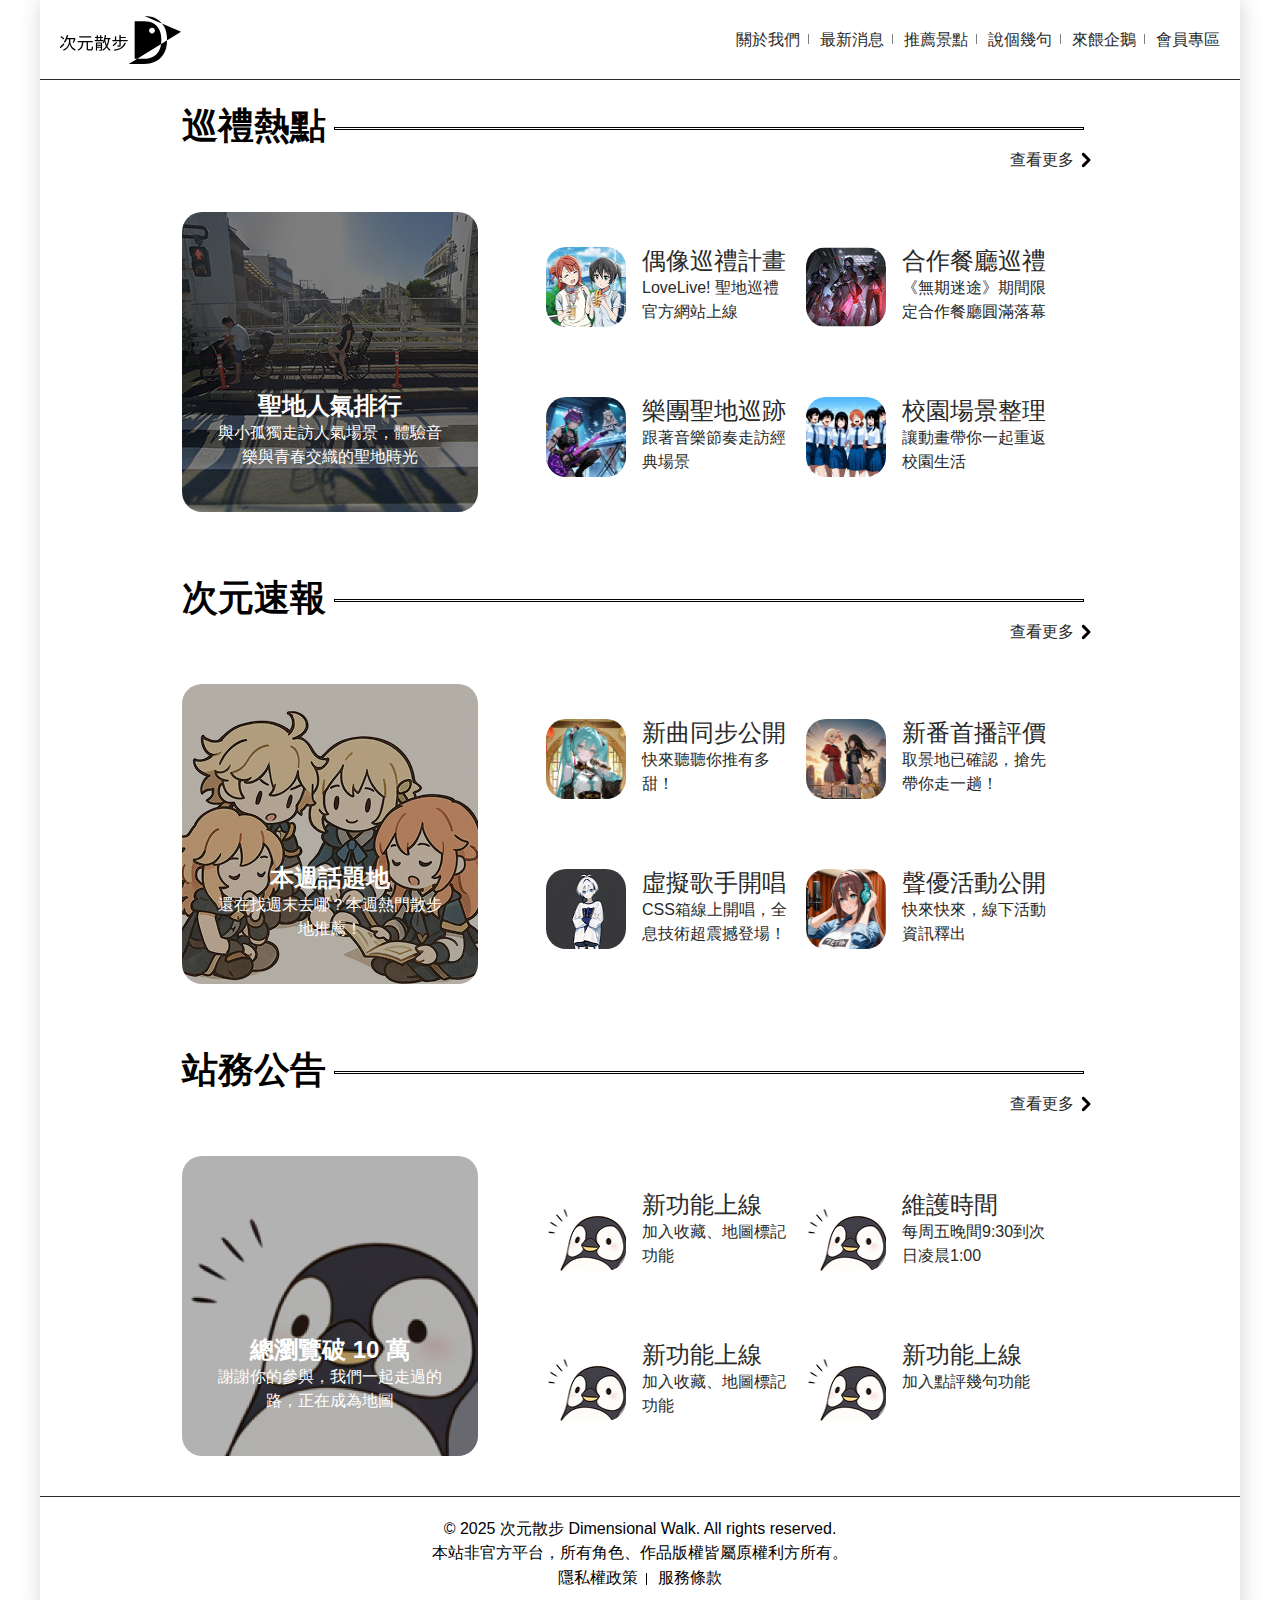
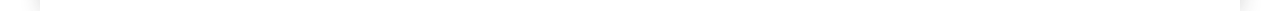
<file: html/news.html>
<!DOCTYPE html>
<html lang="en">
<head>
    <meta charset="UTF-8">
    <meta name="viewport" content="width=device-width, initial-scale=1.0">
    <title>最新消息</title>
    <link rel="stylesheet" href="../css/reset.css">
    <link rel="icon" href="../img/icon.png">
    <link rel="stylesheet" href="../css/style.css">
    <script src="https://cdnjs.cloudflare.com/ajax/libs/jquery/3.7.1/jquery.js"></script>
    <script src="../js/index.js"></script>
</head>
<body>
    <div class="wrapper">

        <header class="he">
            <a href="../index.html"><img src="../img/logo.svg" alt="logo"></a>

            <nav>
                <div class="ham transition">
                    <div class="bar bar1 transition"></div>
                    <div class="bar bar2 transition"></div>
                    <div class="bar bar3 transition"></div>
                </div>
                
                <ul>
                    <li><a href="./about-us.html">關於我們</a></li>
                    <li><a href="./news.html">最新消息</a></li>
                    <li><a href="./osusume.html">推薦景點</a></li>
                    <li><a href="./chat.html">說個幾句</a></li>
                    <li><a href="./donate.html">來餵企鵝</a></li>
                    <li><a href="#">會員專區</a>
                        <ul class="submenu">
                            <li><a href="./Achieve.html">成就系統</a></li>
                            <li><a href="#">登陸</a></li>
                        </ul>
                    </li>

                </ul>

            </nav>


        </header>

        <main>

            <section class="page3-new">

                <article>
                    
                    <div class="beginning">
                        <div class="beginning-title">
                            <h3 class="area">巡禮熱點</h3>
                        </div>
                        
                        <div class="see-more">
                        <a href="./article-hot.html">查看更多</a>
                        <svg xmlns="http://www.w3.org/2000/svg" width="24" height="24" viewBox="0 0 24 24" fill="none">
                        <path fill-rule="evenodd" clip-rule="evenodd" d="M16.0599 10.94C16.3408 11.2213 16.4986 11.6025 16.4986 12C16.4986 12.3975 16.3408 12.7788 16.0599 13.06L10.4039 18.718C10.1225 18.9993 9.74089 19.1572 9.34304 19.1571C8.94518 19.157 8.56365 18.9989 8.28239 18.7175C8.00113 18.4361 7.84317 18.0545 7.84326 17.6566C7.84336 17.2588 8.00149 16.8773 8.28289 16.596L12.8789 12L8.28289 7.404C8.00952 7.12123 7.85814 6.7424 7.86137 6.3491C7.8646 5.9558 8.02218 5.5795 8.30016 5.30126C8.57815 5.02302 8.95429 4.86508 9.34759 4.86148C9.74088 4.85788 10.1199 5.0089 10.4029 5.282L16.0609 10.939L16.0599 10.94Z" fill="black"/>
                        </svg>
                        </div>
                    </div>

                    <div class="end">
                        <a href="#" class="mes-left new-news-top">
                            <div>
                                <h5>聖地人氣排行</h5> 
                                <p>與小孤獨走訪人氣場景，體驗音樂與青春交織的聖地時光</p>
                            </div>
                        </a>

                        <div class="mes-right">
                            
                            <a href="#" class="some-news">
                                <img src="../img/3.news/02.png" alt="偶像巡禮計畫 ">
                                <div class="mes-right-word">
                                    <h5>偶像巡禮計畫</h5>
                                    <p>LoveLive! 聖地巡禮官方網站上線</p>
                                </div>
                            </a>

                            <a href="#" class="some-news">
                                <img src="../img/3.news/03.png" alt="合作餐廳巡禮 ">
                                <div class="mes-right-word">
                                    <h5>合作餐廳巡禮</h5>
                                    <p>《無期迷途》期間限定合作餐廳圓滿落幕</p>
                                </div>
                            </a>

                            <a href="#" class="some-news">
                                <img src="../img/3.news/band.png" alt="樂團聖地巡跡 ">
                                <div class="mes-right-word">
                                    <h5>樂團聖地巡跡</h5>
                                    <p>跟著音樂節奏走訪經典場景</p>
                                </div>
                            </a>
  
                            <a href="#" class="some-news">
                                <img src="../img/3.news/school.png" alt="校園場景整理 ">
                                <div class="mes-right-word">
                                    <h5>校園場景整理</h5>
                                    <p>讓動畫帶你一起重返校園生活</p>
                                </div>
                            </a>

                        </div>

                        </div>

                    </article>
                
                    <article>
                    
                    <div class="beginning">
                        <div class="beginning-title">
                            <h3 class="area">次元速報</h3>
                        </div>
                        
                        <div class="see-more">
                        <a href="#">查看更多</a>
                        <svg xmlns="http://www.w3.org/2000/svg" width="24" height="24" viewBox="0 0 24 24" fill="none">
                        <path fill-rule="evenodd" clip-rule="evenodd" d="M16.0599 10.94C16.3408 11.2213 16.4986 11.6025 16.4986 12C16.4986 12.3975 16.3408 12.7788 16.0599 13.06L10.4039 18.718C10.1225 18.9993 9.74089 19.1572 9.34304 19.1571C8.94518 19.157 8.56365 18.9989 8.28239 18.7175C8.00113 18.4361 7.84317 18.0545 7.84326 17.6566C7.84336 17.2588 8.00149 16.8773 8.28289 16.596L12.8789 12L8.28289 7.404C8.00952 7.12123 7.85814 6.7424 7.86137 6.3491C7.8646 5.9558 8.02218 5.5795 8.30016 5.30126C8.57815 5.02302 8.95429 4.86508 9.34759 4.86148C9.74088 4.85788 10.1199 5.0089 10.4029 5.282L16.0609 10.939L16.0599 10.94Z" fill="black"/>
                        </svg>
                        </div>
                    </div>

                    <div class="end">
                        <a href="#" class="mes-left new-news-center">
                            <div>
                            <h5>本週話題地</h5>
                            <p>還在找週末去哪？本週熱門散步地推薦！</p>
                            </div>
                        </a>

                        <div class="mes-right">
                            
                            <a href="#" class="some-news">
                                <img src="../img/3.news/miku.png" alt="新曲同步公開 ">
                                <div class="mes-right-word">
                                    <h5>新曲同步公開</h5>
                                    <p>快來聽聽你推有多甜！</p>
                                </div>
                            </a>

                            <a href="#" class="some-news">
                                <img src="../img/3.news/08.png" alt="新番首播評價 ">
                                <div class="mes-right-word">
                                    <h5>新番首播評價</h5>
                                    <p>取景地已確認，搶先帶你走一趟！</p>
                                </div>
                            </a>

                            <a href="#" class="some-news">
                                <img src="../img/3.news/04.png" alt="虛擬歌手開唱 ">
                                <div class="mes-right-word">
                                    <h5>虛擬歌手開唱</h5>
                                    <p>CSS箱線上開唱，全息技術超震撼登場！</p>
                                </div>
                            </a>
  
                            <a href="#" class="some-news">
                                <img src="../img/3.news/record.png" alt="聲優活動公開 ">
                                <div class="mes-right-word">
                                    <h5>聲優活動公開</h5>
                                    <p>快來快來，線下活動資訊釋出</p>
                                </div>
                            </a>

                        </div>

                        </div>

                    </article>

                    <article>
                    
                    <div class="beginning">
                        <div class="beginning-title">
                            <h3 class="area">站務公告</h3>
                        </div>
                        
                        <div class="see-more">
                        <a href="#">查看更多</a>
                        <svg xmlns="http://www.w3.org/2000/svg" width="24" height="24" viewBox="0 0 24 24" fill="none">
                        <path fill-rule="evenodd" clip-rule="evenodd" d="M16.0599 10.94C16.3408 11.2213 16.4986 11.6025 16.4986 12C16.4986 12.3975 16.3408 12.7788 16.0599 13.06L10.4039 18.718C10.1225 18.9993 9.74089 19.1572 9.34304 19.1571C8.94518 19.157 8.56365 18.9989 8.28239 18.7175C8.00113 18.4361 7.84317 18.0545 7.84326 17.6566C7.84336 17.2588 8.00149 16.8773 8.28289 16.596L12.8789 12L8.28289 7.404C8.00952 7.12123 7.85814 6.7424 7.86137 6.3491C7.8646 5.9558 8.02218 5.5795 8.30016 5.30126C8.57815 5.02302 8.95429 4.86508 9.34759 4.86148C9.74088 4.85788 10.1199 5.0089 10.4029 5.282L16.0609 10.939L16.0599 10.94Z" fill="black"/>
                        </svg>
                        </div>
                    </div>

                    <div class="end">
                        <a href="#" class="mes-left new-news-bottom">
                            <div>
                            <h5>總瀏覽破 10 萬</h5>
                            <p>謝謝你的參與，我們一起走過的路，正在成為地圖</p>
                            </div>
                        </a>

                        <div class="mes-right">
                            
                            <a class="some-news">
                                <img src="../img/3.news/11.png" alt="新功能上線 ">
                                <div class="mes-right-word">
                                    <h5>新功能上線</h5>
                                    <p>加入收藏、地圖標記功能</p>
                                </div>
                            </a>

                            <a class="some-news">
                                <img src="../img/3.news/11.png" alt="維護時間 ">
                                <div class="mes-right-word">
                                    <h5>維護時間</h5>
                                    <p>每周五晚間9:30到次日凌晨1:00</p>
                                </div>
                            </a>

                            <a class="some-news">
                                <img src="../img/3.news/11.png" alt="新功能上線 ">
                                <div class="mes-right-word">
                                    <h5>新功能上線</h5>
                                    <p>加入收藏、地圖標記功能</p>
                                </div>
                            </a>
  
                            <a class="some-news">
                                <img src="../img/3.news/11.png" alt="新功能上線 ">
                                <div class="mes-right-word">
                                    <h5>新功能上線</h5>
                                    <p>加入點評幾句功能</p>
                                </div>
                            </a>

                        </div>

                        </div>

                    </article>

        </main>

        <footer>

            <div class="footer-font">
                
                <p>© 2025 次元散步 Dimensional Walk. All rights reserved.</p>
                <p>本站非官方平台，所有角色、作品版權皆屬原權利方所有。</p>
                <a href="#">隱私權政策</a>
                <a href="#">服務條款</a>

            </div>

        </footer>

    </div>

    

</body>
</html>
</file>
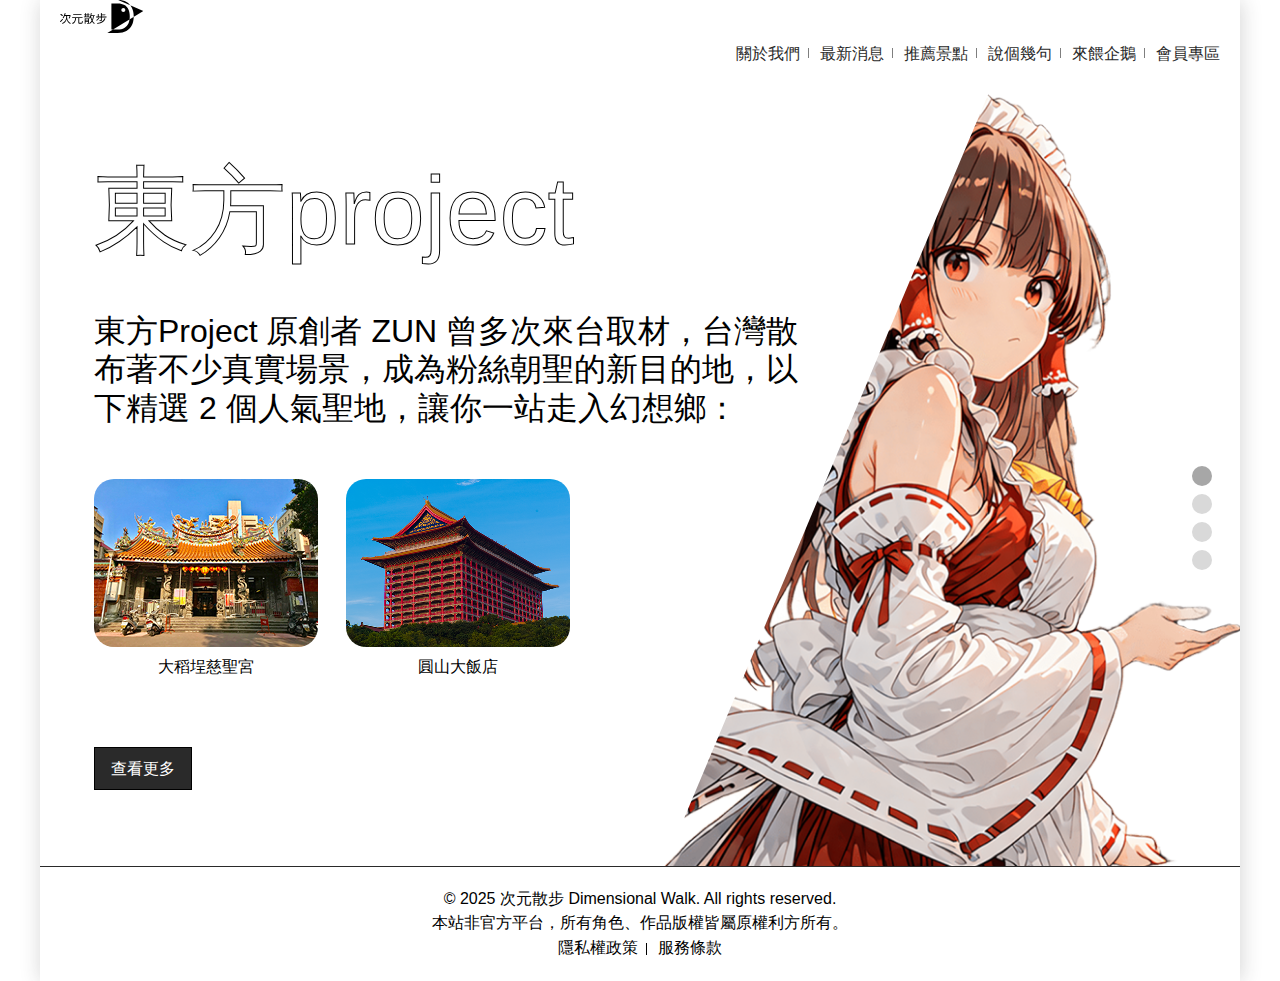
<file: html/osusume.html>
<!DOCTYPE html>
<html lang="en">
<head>
    <meta charset="UTF-8">
    <meta name="viewport" content="width=device-width, initial-scale=1.0">
    <title>Document</title>
    <link rel="stylesheet" href="../css/reset.css">
    <link rel="stylesheet" href="../css/style.css">
</head>
<body>
    <div class="wrapper">

        <header>
            <a href="#"><img src="../img/logo.svg" alt="logo"></a>

            <nav>
                <ul>
                    <li><a href="./about-us.html">關於我們</a></li>
                    <li><a href="./news.html">最新消息</a></li>
                    <li><a href="./osusume.html">推薦景點</a></li>
                    <li><a href="./chat.html">說個幾句</a></li>
                    <li><a href="./donate.html">來餵企鵝</a></li>
                    <li><a href="./Achieve.html">會員專區</a>
                        <ul class="submenu">
                            <li><a href="#">成就系統</a></li>
                            <li><a href="#">登陸</a></li>
                        </ul>
                    </li>
                </ul>
            </nav>


        </header>

        <main>

            <section>

                <article class="Touhou-Project">
                    
                    <div class="osusume-left">
                        <h1>東方project</h1>
                        <h4>東方Project 原創者 ZUN 曾多次來台取材，台灣散布著不少真實場景，成為粉絲朝聖的新目的地，以下精選 2 個人氣聖地，讓你一站走入幻想鄉：</h4>

                        <div class="tourist-spot">
                            <div class="tourist-spot-first">
                                <a href="#" >
                                    <!-- 取自維基百科 -->
                                    <img src="../img/4.recommend/Dadaocheng Cisheng Temple.png" alt="大稻埕慈聖宮">
                                <p>大稻埕慈聖宮</p></a>
                            </div>

                            <div class="tourist-spot-second">
                                <a href="#">
                                    <!-- 取自維基百科 -->
                                    <img src="../img/4.recommend/The Grand Hotel.png" alt="圓山大飯店">
                                <p>圓山大飯店</p></a>
                            </div>
                        </div>

                        <a href="#">查看更多</a>
                    
                    </div>

                    <div class="osusume-right">
                        <img src="../img/4.recommend/redpeo.png" alt="東方角色">
                        <svg class="dot" xmlns="http://www.w3.org/2000/svg" width="20" height="104" viewBox="0 0 20 104" fill="none">
                        <circle cx="10" cy="10" r="10" fill="#A7A7A7"/>
                        <circle cx="10" cy="38" r="10" fill="#D9D9D9"/>
                        <circle cx="10" cy="66" r="10" fill="#D9D9D9"/>
                        <circle cx="10" cy="94" r="10" fill="#D9D9D9"/>
                        </svg>
                    </div>

                </article>

                <article class="conan">
                    
                    <div class="osusume-left">
                        <h1>名偵探柯南</h1>
                        <h4>《名偵探柯南》播出多年，劇中場景不僅精彩推理環環相扣，許多取材自現實的地點也成為粉絲眼中的聖地。以下精選 2個人氣聖地，融入柯南的推理世界：</h4>

                        <div class="tourist-spot">
                            <div class="tourist-spot-first">
                                <a href="#" >
                                    <!-- 取自維基百科 -->
                                    <img src="../img/4.recommend/Century Marina.png" alt="Century Marina涵館">
                                <p>Century Marina涵館</p></a>
                            </div>

                            <div class="tourist-spot-second">
                                <a href="#">
                                    <!-- 取自維基百科 -->
                                    <img src="../img/4.recommend/Sapporo Clock Tower.png" alt="札幌市時計台">
                                    
                                <p>札幌市時計台</p></a>
                            </div>
                        </div>

                        <a href="#">查看更多</a>
                    
                    </div>

                    <div class="osusume-right">
                        <img src="../img/4.recommend/conan.png" alt="柯南">
                        <svg class="dot" xmlns="http://www.w3.org/2000/svg" width="20" height="104" viewBox="0 0 20 104" fill="none">
                        <circle cx="10" cy="10" r="10" fill="#D9D9D9"/>
                        <circle cx="10" cy="38" r="10" fill="#A7A7A7"/>
                        <circle cx="10" cy="66" r="10" fill="#D9D9D9"/>
                        <circle cx="10" cy="94" r="10" fill="#D9D9D9"/>
                        </svg>
                        </svg>
                    </div>

                </article>

                <article class="suisei">
                    
                    <div class="osusume-left">
                        <h1>星街慧星</h1>
                        <h4>星詠歌姬星街彗星自《Stellar Stellar》問世後，便以她獨有的聲線與宇宙觀擄獲無數粉絲的心。以下精選 2 個人氣聖地，追尋星光的軌跡：</h4>

                        <div class="tourist-spot">
                            <div class="tourist-spot-first">
                                <a href="#" >
                                    <!-- 取自stella stella mv -->
                                    <img src="../img/4.recommend/tokyo.png" alt="東京都江東區">
                                <p>東京都江東區</p></a>
                            </div>

                            <div class="tourist-spot-second">
                                <a href="#">
                                    <!-- 取自bibideba mv -->
                                    <img src="../img/4.recommend/Sio-site.png" alt="汐留Sio-site">
                                <p>汐留Sio-site</p></a>
                            </div>
                        </div>

                        <a href="#">查看更多</a>
                    
                    </div>

                    <div class="osusume-right">
                        <img src="../img/4.recommend/Suisei.png" alt="星街">
                        <svg class="dot" xmlns="http://www.w3.org/2000/svg" width="20" height="104" viewBox="0 0 20 104" fill="none">
                        <circle cx="10" cy="10" r="10" fill="#D9D9D9"/>
                        <circle cx="10" cy="38" r="10" fill="#D9D9D9"/>
                        <circle cx="10" cy="66" r="10" fill="#A7A7A7"/>
                        <circle cx="10" cy="94" r="10" fill="#D9D9D9"/>
                        </svg>
                    </div>

                </article>

                <article class="Lycoris-Recoil">
                    
                    <div class="osusume-left">
                        <h1>Lycoris Recoil</h1>
                        <h4>《Lycoris Recoil（莉可麗絲）》以其緊湊劇情與角色魅力掀起熱潮。，以下精選 1 個人氣聖地，帶你一起走入千束與瀧奈共同編織的日常與戰鬥——</h4>

                        <div class="tourist-spot">
                            <div class="tourist-spot-first">
                                <a href="#" >
                                    <!-- 取自 -->
                                    <img src="../img/4.recommend/sin.png" alt="新左近水門">
                                <p>新左近水門</p></a>
                            </div>

                            <div class="tourist-spot-second">
                                <a href="#">
                                    <!-- 取自 -->
                                    <img src="../img/4.recommend/Miya.png" alt="伊良部大橋">
                                <p>伊良部大桥</p></a>
                            </div>
                        </div>

                        <a href="#">查看更多</a>
                    
                    </div>

                    <div  class="osusume-right">
                        <img src="../img/4.recommend/chisato.png" alt="千速">
                        <svg class="dot" xmlns="http://www.w3.org/2000/svg" width="20" height="104" viewBox="0 0 20 104" fill="none">
                        <circle cx="10" cy="10" r="10" fill="#D9D9D9"/>
                        <circle cx="10" cy="38" r="10" fill="#D9D9D9"/>
                        <circle cx="10" cy="66" r="10" fill="#D9D9D9"/>
                        <circle cx="10" cy="94" r="10" fill="#A7A7A7"/>
                        </svg>
                    </div>

                </article>

            </section>
                
                

        </main>

        <footer>

            <div class="footer-font">
                
                <p>© 2025 次元散步 Dimensional Walk. All rights reserved.</p>
                <p>本站非官方平台，所有角色、作品版權皆屬原權利方所有。</p>
                <a href="#">隱私權政策</a>
                <a href="#">服務條款</a>

            </div>

        </footer>

    </div>

    

</body>
</html>
</file>
<file: css/style.css>
@import url(../css/reset.css);
@import url(../js/index.js);


/* 設計系統 */
:root {
    --base-line-height: 1.6;
    --font-main: "Noto Sans TC", sans-serif;

    --h1-font-size: 96px;
    --h1-color: #ffffff;
    --h1-text-stroke: 1px black;
    --h1-line-height: 160%;
    

    --h2-font-size: 40px;
    --h2-line-height: 100%;
  
    --h3-font-size: 36px;
    --h3-line-height: 120%;
    --h3-font-weight: 600;

    --h4-font-size: 32px;
    --h4-line-height: 120%;
  
    --h5-font-size: 24px;
    --h5-line-height: 120%;

    --p-font-size: 16px;
    --p-line-height: 150%;
}

body{
    line-height: var(--base-line-height);
    font-family: var(--font-main);
}

h1 {
    font-size: var(--h1-font-size);
    color: var(--h1-color);
    -webkit-text-stroke: var(--h1-text-stroke);
    line-height: var(--h1-line-height);
}

h2 {
    font-size: var(--h2-font-size);
    line-height: var(--h2-line-height);
} 

h3{
    font-size: var(--h3-font-size);
    line-height: var(--h3-line-height);
    font-weight: var(--h3-font-weight)
}

h4{
    font-size: var(--h4-font-size);
    line-height: var(--h4-line-height);
}

h5{
    font-size: var(--h5-font-size);
    line-height: var(--h5-line-height);
}

p{
    font-size: var(--p-font-size);
    line-height: var(--p-line-height);
}

/* 設計系統結束 */

* {
    box-sizing: border-box;
}

body{}

.wrapper{
    width: 1200px;
    background-color: #fff;
    margin: 0 auto;
    overflow: hidden;

    box-shadow: 1px 1px 20px  rgba(42, 42, 42, 0.2);
}

/* header開始 */


.he{
    height: 80px;
    width: 100%;
    max-width: 1200px;

    display: flex;
    align-items: center;
    justify-content: space-between;
    border-bottom: 1px solid #2A2A2A;
}

.banner, .banner-p2{
    padding-top: 80px;
    box-sizing: border-box;
}

header a{
    height: 3rem;
    margin-left: 20px;
}

header a img{
    height: 100%;
}

nav{
    display: flex;
    justify-content: flex-end;
    margin-right: 20px;


}

nav ul{
    display: flex;
    
}

nav li{}

nav a{
    text-decoration: none;
    color: #2A2A2A;

    position: relative;
}

nav a::before{
    content: '';
    display: block;
    width: 1px;
    height: 10px;
    border-left: 1px solid #7f7f7f;

    position: absolute;
    top: 0;
    right: -10px;
    bottom: 0;

    margin: auto;
}

 nav li:last-child a::before{
    display: none;
 } 

nav li:last-child{
    position: relative;
}

.ham{
    
    
    display: none;
}

.ham.active{}

.ham.active ul{
    display: block;

    background-color: #fff;
    width: 30%;
}

.transition{
    transition: 1s;
}

.bar{
    width: 24px;
    height: 4px;
    background-color: #000;
    border-radius: 10px;

    /* display: none; */
}

.ham.active .bar1{
    transform: rotate(-45deg) translate(-9px, 3px);
}

.ham.active .bar2{
    opacity: 0;
}

.ham.active .bar3{
    transform: rotate(45deg) translate(-9px, -4px);
}

/* 子選單 */
.submenu{
    position: absolute;
    display:block;
    background-color: #fff;
    border: 1px solid #2A2A2A;
    font-size: 14px;
    right: 0;

    z-index: 1;
}

ul li .submenu{
    display: none;
}


.submenu li{
    text-align: center;
    line-height: 2rem;
    width: 60px;
    margin: 5px;
}

.submenu a{
 margin: auto 0;
 text-shadow: none;
}

/* hover */
ul li:hover ul{
    display: block;
}

/* header結束 */

/* banner開始 */
.banner{
    background-image: url(../img/1.homepage/01.banner_bg.png);
    border-bottom: 1px solid #2A2A2A;
    height: 600px;
    position: relative;
    background-size: 100% 100%;
}

.banner h2{
    position: absolute;

    top: 140px;
    left: 140px;
    opacity:0;

    animation-name:welcome;
    animation-duration: 2s;
    animation-fill-mode: forwards;
}

@keyframes welcome{
    0%{
        opacity:0;
    }
    100%{
        opacity:1;
    }
}

.banner h1{
    position: absolute;

    top: 170px;
    left: 220px;

    opacity:0;

    animation-name:Dwalk;
    animation-duration: 2s;
    animation-fill-mode: forwards;
    animation-delay: 1s ;
}

@keyframes Dwalk{
    0%{
        opacity:0;
    }
    100%{
        opacity:1;
    }
}

.banner h2+h1+img{
    position: absolute;

    top: 140px;
    left: 640px;
}

.orange{
    position: absolute;
    border-right: 1px solid #000;

    bottom: 220px;
    right: 220px;

    visibility: hidden;

    overflow: hidden;
    white-space: nowrap;

    animation-name:orange-say;
    animation-duration: 3s;
    animation-fill-mode: none;
    animation-delay: 2s ;
    animation-timing-function:steps(19);
    width: 0ch;
}

@keyframes orange-say{
    0%{
        width:0;
        visibility: visible;
    }
    90%{
        width: 19ch;
        visibility: visible;
    }
    100%{
        width: 19ch;
        visibility: visible;
    }
}


.yellow{
    position: absolute;
    border-right: 1px solid #000;

    bottom: 90px;
    right: 500px;

    visibility: hidden;

    overflow: hidden;
    white-space: nowrap;

    animation-name:yellow-say;
    animation-duration: 3s;
    animation-fill-mode: none;
    animation-delay: 5s ;
    animation-timing-function:steps(25);
    width: 0ch;
}

@keyframes yellow-say{
    0%{
        width:0;
        visibility: visible;
    }
    90%{
        width: 25ch;
        visibility: visible;
    }
    100%{
        width: 25ch;
        visibility: visible;
    }
}

.banner p+p+img{
    position: absolute;

    top: 320px;
    left: 520px;

    opacity:0;

    animation-name:god-say-image;
    animation-duration: 1s;
    animation-fill-mode: none;
    animation-delay: 8.2s ;
}

@keyframes god-say-image{
    0%{
        opacity:1;
    }
    100%{
        opacity:1;
    }
}

.banner p+img+img{
    position: absolute;

    top: 320px;
    left: 250px;

    opacity:0;

    animation-name:god-image;
    animation-duration: 1s;
    animation-fill-mode: forwards;
    animation-delay: 9.2s ;
}

@keyframes god-image{
    0%{
        opacity:1;
    }
    100%{
        opacity:1;
    }
}

.god1{
    position: absolute;
    border-right: 1px solid #000;

    bottom: 190px;
    left: 480px;

    visibility: hidden;

    overflow: hidden;
    white-space: nowrap;

    animation-name:god-say;
    animation-duration: 3s;
    animation-fill-mode: forwards;
    animation-delay: 10s;
    animation-timing-function:steps(40);
    width: 0ch;
}


@keyframes god-say{
    0%{
        width: 0ch;
        visibility: visible;
    }
    90%{
        width: 40ch;
        visibility: visible;
    }
    100%{
        width: 40ch;
        visibility: visible;
    }
}
/* banner結束 */

/* 最新消息開始 */

.news-section{
    margin: 100px 0;
}

.news-section h1{
    text-align: center;
    line-height: 108px;
    color: transparent;
    font-weight: 600;
    margin: 28px 0;

    background-image: url(../img/1.homepage/textbg.png);
    background-size: cover;
    background-position: center;

    background-clip: text;
}

.news{
    display: flex;
    justify-content:space-between;
    width: 950px;
    margin: 0 125px;
    flex-shrink: 0;

    overflow: hidden;
}

.news .news-item{
    display: flex;
    width: 500px;
    box-sizing: border-box;
    justify-content: center;
}

.news article{
    border: 1px solid #2A2A2A;
    padding-top: 40px;
    width: 300px;

    top: 0px;
    left: 100%;

    display: none;
}

.news h5{
    white-space: nowrap;
    overflow: hidden;
    text-overflow: ellipsis;
    text-align: center;
    margin: 0 12px;
}

.news p{
    margin: 28px 12px 40px;
}

.news a{
    width: 30%;
    margin: 28px 12px;
    padding: 10px 20px;
    text-decoration: none;
    color: #2A2A2A;
    background-color: #ffffff;
    border: 1px solid #2A2A2A;
    border-radius: 50px;
}

.news-item img{
    justify-content: space-around;
}

.news img:nth-of-type(1):hover{
    filter: brightness(100%)
}

.news .news-first:hover .lyco{
    display: block;
}

.news img:nth-of-type(2):hover{
    
    filter: brightness(100%)
}

.news .news-third:hover{
    transform:translate(-20%,0);
}

.news .news-second:hover .trans{
    display: block;
}

.news img:nth-of-type(3):hover{
    filter: brightness(100%)
}

.news .news-third:hover .sui{
    display: block;
}

.news div:nth-of-type(2) img{
    /* margin: 0 auto; */
    width: 113px;
    height: 145px;
    margin-top: 220px;
}



/* 最新消息結束 */

/* 今日聖地推薦 */

.osusume-section{
    margin: 100px 0;
}

.osusume-section h1{
    text-align: center;
    line-height: 108px;
    color: transparent;
    font-weight: 600;
    margin: 28px 0;

    background-image: url(../img/1.homepage/rabbit.png);
    background-size: cover;
    background-position: 50% right;

    background-clip: text;
}

/*
.osusume article{
    position: relative;
    height: 500px;
    width: 950px;
    margin: 0 auto;

    // border: 1px solid black; 
}

*/

.osusume article{
    display: grid;
    grid-template-rows: 1fr 300px;
    grid-template-columns: 1fr 1fr 1fr;
    max-width: 100%;
}

.osusume .part1{
    /* width: 300px;
    margin-left: 8px; */
    grid-column: 1 / 1 ;
    grid-row: 1 / 1;
    padding: 0 20px 0 ;
}

.osusume img{
    /* position: absolute; */
    width: 100%;
    height: 100%;
    object-fit: cover;
    object-position: 63% top;
    border-radius: 20px;

    /* top: 0;
    right: 360px; */
    grid-column: 2 / 3 ;
    grid-row: 1 / 4;
}

.video-wrapper{
    position: relative;
    width: 100%;
    padding-bottom: 100%;
    grid-column: 3 / 4;
    grid-row: 1 / 2;
}

.video {
  position: absolute;
  top: 0;
  left: 0;
  width: 100%;
  height: 100%;

  margin-left: 20px;
}

.video iframe {
    width: 70%;
    height: 70%;
    border-radius: 12px;
}

/* 
.osusume .video{

    width: 100%;
    height: 100%;
    margin-left: 20px;

    grid-column: 3 / 4 ;
    grid-row: 1 / 2;

} */

.osusume .part2{
    /* position: absolute; */
    width: 100%;

    /* top: 270px;
    right: 10px; */

    box-sizing: border-box;
    grid-column: 3 / 4 ;
    grid-row: 2 / 3;
    padding: 40px 20px 0 20px;
}

.osusume a{
    /* display: inline-block; */
    /* margin: 250px 0 0 90px; */
    width: 120px;
    height: 40px;
    line-height: 20px;
    padding: 10px 20px;
    margin-left: 20px;
    text-decoration: none;
    color: #000000;
    background-color: #ffffff;
    border-radius: 50px;
    border: 1px solid black;
    text-align: center;

    grid-column: 1 / 2 ;
    grid-row: 2 / 3;
}

/* osusume結束 */

/* 跑馬燈 */

.marquee{
    height: 80px;
    margin: 28px 0;
    position: relative;

    border: #000;
}

.marquee h2{
    position: absolute;
    line-height: 80px;
    
    overflow: hidden;
    white-space: nowrap;

    animation-name:see;
    animation-duration: 10s;
    animation-fill-mode: none;
    animation-timing-function:linear;
    animation-iteration-count: infinite;

    right: -910px;

}

@keyframes see{
    0%{
        right: -910px;;
    }
    100%{
        right: 1220px;
    }
}

/* 跑馬燈結束 */

/* 留言牆 */


.card-sec{
    height: 372px;
}

.card-art{
    display: flex;
    margin-bottom: 28px;
    height: 300px;

    overflow: auto;
}

.card{
    width: 344px;
    height: 216px;
    flex-shrink: 0;
    /* border: 1px solid #000; */
    box-shadow: 2px 4px 4px rgba(0, 0, 0, 0.25) ;

    margin: 0 16px;
    padding: 12px;
}

.card .card-header{
    border-bottom: 1px solid #c9c9c9;
    height: 37px;
    display: flex;
    justify-content: space-between;
}

.card .name{}

.card .doko{}

.card .location{}

.card .card-meta{
    display: flex;
    align-items: center;
    justify-content: space-between;
    height: 32px;

    margin-bottom: 8px;
}

.hori{
    margin-left: 16px;
}

.card-sec+svg{
    margin-left: 16px;
}

/* 留言牆結束 */

/* footer */

footer{
    border-top: 1px solid #2A2A2A;
}

footer .footer-font{
    margin: 20px 0;
    text-align: center;
}

.footer-font p{}

.footer-font a{
    margin: 0 8px;
    text-decoration: none;
    color: #000000;

    position: relative;
}

.footer-font a::before{
    content: '';
    display: inline-block;
    width: 1px;
    height: 12px;
    border-left: 1px solid #000000;

    position: absolute;
    top: 3px;
    bottom: 0;
    right: -10px;
    margin:auto;
}

.footer-font a:last-child::before{
    display: none;
}

.pet{
    width: 100px;
    height: 100px;
    background-image: url(../img/gif/idle.gif);
    background-size: cover;
    
    position: fixed;
    bottom: 0;
    left: 0;
    z-index: 1000;
}

/* rwd */

@media screen and (max-width: 1200px){
    .wrapper{
        width: auto;
    }

    
}

@media screen and (max-width: 1058px){
    .banner h2{
        font-size: 2rem;
        top: 30px;
    }

    .banner h1{
        top: 40px;
    }

    .banner{
        height: 430px;
        background-size: contain;
    }

    .banner h2+h1+img{
        left: 490px;
    }

    .banner h2+h1+img{
        top: 166px;
        width: 300px;
        left: 550px;
    }

    .orange{
        right: 310px;
        bottom: 150px;
    }

    .yellow{
        right: 480px;
        bottom: 100px;
    }

    .banner p+p+img{
        top: 200px;
        left: 450px;
        width: 120px;
    }

    .banner p+img+img{
        width: 200px;
        top: 210px;
    }

    .god1{
        left: 390px;
    }

    .news{
        margin: 0 auto;
    }

    .news .news-third{
        display: none;
    }

}

    @media screen and (max-width: 890px){
    
    .news-section h1, .osusume-section h1{
        font-size: 4rem;
    }

    nav{
        position: relative;
    }

    .submenu li{
        text-align: left;
        line-height: 2rem;
        width: 100%;
        margin: 5px;
    }

    .ham{
        width: 24px;
        height: 26px;
        line-height: 80px;

        display: flex;
        flex-direction: column;
        justify-content: space-around;
    }

    nav ul{
        display: none;
    }

   .ham.active + ul{
        display: flex;
        flex-direction: column;
        position: absolute;
        
        top: 0;
        left: -160px;
        z-index: 100;
        margin-top: 53px;

        background-color: white;
        width: 210px;
        height: calc(100vh - 80px);

    }

    nav li{
        border-bottom: 1px dashed black;
        margin: 10px 0;
    }

    nav a::before{
        display: none;
    }

    .submenu{
        min-width: 210px;
        
    }

    .submenu a{
        margin-left: 20px;
        width: auto;
        text-align: left;
        
        
    }

    .orange{
        right : 140px;
        bottom: 120px;
    }

    .yellow{
        right: 150px;
        bottom: 110px;
    }

    .news{
        flex-direction: column;
        align-items: center;

        width: auto;
    }

    .news article{
        display: block;

        border: 0px;
    }
        
    .news .news-item{
        margin-top: 20px;
    }

    .news div:nth-of-type(2) img {
        width: 289px;
        object-fit: contain;
    }

    .news .news-item{
        width: auto;
    }

    .news-item img{
        width: 289px;
        height: 376px;
        object-fit: contain;
    }

    .artical .popup .lyco, .artical .popup .tran, .artical .popup .sui{
        width: 302px;
    }

    .video-wrapper{
        grid-column: 1 / 2;
        grid-row: 2 / 3;
        
        margin-top: 20px;
    }

    .video {
        width: 80%;
        height: 80%;

        margin-left: 20px;
    }


    .osusume article{
        grid-template-columns: 1fr 1fr ;
        grid-template-rows: 1fr 300px;
        margin: 0 20px;
    }

    .osusume a{
        display: none;
    }

    .osusume .part2{
        display: none;
    }

    .pet{
        display: none;
    }

}

@media screen and (max-width: 795px){
    .banner h2{
        font-size: 2rem;
        top: 30px;
    }

    .banner h1{
        font-size: 4rem;
        top: 40px;
    }

    .banner{
        height: 330px;
        background-size: contain;
    }

    .banner h2+h1+img{
        top: 109px;
        width: 250px;
        left: 430px;

    }

    .orange{
        bottom: 120px;
        right: 200px;
    }

    .yellow{
        right: 250px;
        bottom: 100px;
    }

    .banner p+p+img{
        top: 190px;
        left: 390px;
        width: 70px;
    }

    .banner p+img+img{
        width: 150px;
        top: 180px;
    }

    .god1{
        left: 190px;
        bottom: 150px;
    }

    .news{
        margin: 0 auto;
    }
}

@media screen and (max-width: 636px){
    .banner h2{
        font-size: 2rem;
        top: 30px;
    }

    .banner h1{
        font-size: 4rem;
        top: 40px;
    }

    .banner{
        height: 330px;
        background-size: contain;
    }

    .banner h2+h1+img{
        top: 109px;
        width: 250px;
        left: 310px;

    }

    .orange{
        display: none;
    }

    .yellow{
        display: none;
    }

    .banner p+p+img{
        display: none;
    }

    .banner p+img+img{
        display: none;
    }

    .god1{
        left: 190px;
        bottom: 150px;

        animation-delay: 3s;
    }

    .news-section{
        margin: 27px;
    }

    .news-section h1, .osusume-section h1{
        line-height: 1;
        margin: 0 0 20px 0;
    }

    .osusume-section{
        margin: 30px 0;
    }

    .news{
        margin: 0 auto;
    }
}

@media screen and (max-width: 618px){

    .news-item img{
        display: none;
    }

    .news article{
        height: 360px;
        border: 1px solid black;
    }

    .osusume article{
        grid-template-rows: 300px;
    }

    .video-wrapper{
        grid-column: 2 / 3;
        grid-row: 1 / 2;

        margin-top: 20px;
    }

    .video{
        width: 100%;
        height: 100%;
    }

    .osusume img{
        display: none;
    }
}

@media screen and (max-width: 430px){

    .banner{
        height: 200px;
    }

    .banner h2{
        font-size: 1.5rem;
        left: 50px;
    }

    .banner h1{
        font-size: 2.5rem;
        top: 50px;
        left: 140px;
    }

    .banner h2+h1+img{
        top: -21px;
        left: 130px;
    }

    .god1{
        display: none;
    }

    .news-section h1, .osusume-section h1{
        font-size: 2.5rem;
    }

    

    .osusume img{
        display: none;
    }

    .osusume article{
        grid-template-rows: 1fr;
        grid-template-columns: 1fr;

    }

    .osusume .part1{
        grid-row: 1 / 2;
        grid-column: 1 / 2;
    }

    .video-wrapper{
        grid-row: 2 / 3;
        grid-column: 1 / 2;
    }

    .video{
        width: 100%;
        height: 100%;
        margin: 0 auto;
        padding: 20px;
    }

    .video iframe{
        width: 100%;
        height: 100%;
    }
}

@media screen and (max-width: 390px){
    footer p, .footer-font a{
        font-size: 14px;
    }
}


/* --------------第二頁的內容-------------- */

.banner-p2{
    background-color: #fff;
    border-bottom: 1px solid black;
    height: 600px;
    position: relative;

    overflow: hidden;
}

.banner-p2 .first-sent{
    position: absolute;

    top: 270px;
    left: 80px;


    animation-name:map;
    animation-duration: 2s;
    animation-fill-mode: none;
    /* animation-timing-function: linear; */
}

@keyframes map{
    0%{
        top: -70px;
        left: 80px;
    }

    10%{
        top: 270px;
        left: 80px;
    }

    50%{
        top: 230px;
        left: 80px;
    }

    /* 70%{
        top: 270px;
        left: 80px;
    }

    90%{
        top: 250px;
        left: 80px;
    } */

    100%{
        top: 270px;
        left: 80px;
    }
}

.banner-p2 .second-sent{
    position: absolute;

    top: 320px;
    left: 90px;

    font-weight: normal;
    
    animation-name:slogan;
    animation-duration: 5s;
    animation-fill-mode: none;
}

@keyframes slogan{
    0%{
        transform:rotate(0);
    }

    10%{
        transform:rotate(-20deg);
    }

    11%{
        transform:rotate(-10deg);
    }

    100%{
        transform:rotate(0);
    }
}

.banner-p2 .girl-top{
    position: absolute;

    width: 100px;

    top: -130px;
    left: -670px;
    transform: rotate(90deg);

    offset-path: path("m1248-137l15 489c0 0 75-105.8 144-106 69-0.2 139.5 66.2 156 93 16.5 26.8 56 495 56 495");

    animation-name:girl-ani;
    animation-duration: 2s;
    animation-fill-mode: none;
    
}

@keyframes girl-ani{
    0%{
        offset-distance: 0%;
        /* top: -230px;
        left: 520px;
        transform: rotate(0); */
    }

    100%{
        offset-distance: 100%;
        
    }
}

.banner-p2 .girl-bottom{
    position: absolute;
    width: 350px;

    top: 600px;
    right: 60px;

    animation-name: girl-bottomtotop;
    animation-duration: 2s;
    animation-fill-mode: forwards;
    animation-delay: 2s;
    
}

@keyframes girl-bottomtotop{
    0%{
        top: 600px;
        right: 60px;
    }

    100%{
        top: 50px;
        right: 60px;
    }
}

/* 服務宗旨 */

.purpose{
    margin-bottom: 70px;
}

.purpose h1{
    text-align: center;
    line-height: 108px;
    color: transparent;
    font-weight: 600;
    margin: 48px 0;

    background-image: url(../img/1.homepage/textbg.png);
    background-size: cover;
    background-position: center;

    background-clip: text;
}

.purpose article{
    display: grid;
    width: 906px;
    
    
    margin: 0 auto;
    grid-template-columns: 1fr 1fr;
    grid-template-rows: 1fr 1fr;
    grid-template-areas: "purpose-1 purpose-2"
                        "purpose-3 purpose-4";
    gap: 20px;
}

.purpose div{
    border-radius: 20px;
    border: 1px solid #2A2A2A;
    padding: 12px 36px;
    color: #fff;


    background-image: url(../img/2.aboutus/02.card_bg.png);
    
}

.purpose-1{
    background-position: 90px 30px;
    
}

.purpose-2{
    background-position: 700px 400px;
}

.purpose-3{
    background-position: 200px 300px;
}

.purpose-4{}

.purpose h5{
    text-align: center;
    margin-bottom: 8px;
    font-weight: 600;
}

.purpose p{}

/* 服務宗旨結束 */

/* 聯絡我們 */

.contact h1{
    text-align: center;
    line-height: 108px;
    color: transparent;
    font-weight: 600;
    margin: 48px 0;

    background-image: url(../img/1.homepage/rabbit.png);
    background-size: cover;
    background-position: center;

    background-clip: text;
}

.contact-in{
    display: flex;
    flex-direction: row-reverse;
    width: 60%;
    /* border: 1px solid blue; */
    margin: 0 auto;
    margin-bottom: 28px;
}

    /* 左邊 */
.infomation{
    display: flex;
    flex-wrap: wrap;
    flex-shrink: 0;
    flex-grow: 1;
    max-width: 50%;
    gap: 12px;
}

.infomation div{
    display: flex;
    flex-direction: column;
    width: calc(50% - 6px);
    height: 205px;
    text-align: center;
    margin: auto 0;
    outline: 1px solid rgb(0, 0, 0);

    align-items: center;
    justify-content: center;
    flex-shrink: 0;
    
}

.infomation svg{
    align-items: center;
    margin: 8px;
}

.infomation p{
    word-break: break-all;
}


    /* 右邊 */
.ques{
    display: flex;
    max-width: 50%;
    margin-right: 20px;
    width: 100%;

    /* border: 1px solid red; */
}

.ques form{
    width: 100%;
    margin-left: 20px;
    
}

.ques div{
    display: flex;
    margin-bottom: 12px;

}

.ques label{
    flex-grow: 1;
}

.ques input{
    border-radius: 20px;
    flex-grow: 10;
    box-sizing: border-box;
    padding-left: 8px;
}

.ques textarea{
    width: 200px;
    height: 200px;
    resize: none;
    border: 2px solid black;
    box-sizing: border-box;
    border-radius: 20px;
    padding-top: 20px;

}

.ques .submit{
    display: block;
    padding: 4px 28px;
    margin: 48px auto 0;
    
}

@media screen and (max-width: 820px){
    .banner-p2 .girl-bottom{
        display: none
    }

    .purpose article{
        width: 600px;
    }

    .purpose h1, .contact h1{
        font-size: 4rem;
    }
}

@media screen and (max-width: 430px){
    .banner-p2{
        /* display: none; */
        height: 200px;
    }

    .banner-p2 .first-sent{
        top: 20px;
        left: 140px;

        font-size: 1.5rem;

        animation: none;
    }

    .banner-p2 .second-sent{
        top: 60px;
        left: 90px;
        font-size: 1rem;

        animation: none;
    }

    .banner-p2 .girl-top{
        display: none;
    }

    .banner-p2 .girl-bottom{
        display: block;
        right: 100px;
        animation-delay: 0s;
    }

    @keyframes girl-bottomtotop{
    0%{
        top: 300px;
        right: 40px;
    }

    100%{
        top: 60px;
        right: 40px;
    }
}

    .purpose h1{
        line-height: 1;
        font-size: 2.5rem;
    }

    footer p, .footer-font a{
    font-size: 14px;
}

.purpose article{
    grid-template-columns: 1fr;
    margin: 0 auto;
    grid-template-rows: 1fr 1fr 1fr 1fr;
    grid-template-areas:"purpose-1"
                        "purpose-2"
                        "purpose-3"
                        "purpose-4";

    width: calc(100% - 40px);
    margin: 0 20px;

}

.contact-in{
    flex-direction: column-reverse;
}

.infomation, .ques {
    max-width: 100%;
    width: 100%;
    margin: 0 auto;
}

.infomation{
    margin-top: 20px;
}

.infomation div {
    width: 100%;
}

.ques form {
    margin-left: 0;
}

.ques textarea{
        width: 222px;
}

    
}

@media screen and (max-width: 390px){

    .banner-p2 .first-sent{
        left: 130px;
    }

    .banner-p2 .second-sent{
        left: 80px;
    }

    .ques textarea{
        width: 200px;
    }

    @keyframes girl-bottomtotop{
    0%{
        top: 300px;
        right: 10px;
    }

    100%{
        top: 60px;
        right: 10px;
    }
}

}



/* --------------第三頁的內容(最新消息)-------------- */

.page3-new{
    width: 916px;
    margin: 0 auto;
}


.beginning{
    display: inline-block;
    width: 100%;
    height: 76px;
    vertical-align: middle;

    margin: 24px 0 32px;
}

.beginning h3::after{
    content: '';
    display: inline-block;
    width: calc(100% - 168px);
    height: 1px;
    border: 1px solid #000;
    margin: 8px;

    line-height: 76px;
    vertical-align: middle;
}

.beginning .see-more{
    display: flex;
    justify-content: flex-end;
    align-items: center;
}

.see-more a{
    text-decoration: none;
    color: #2A2A2A;
}

.end{
    display: flex;

    margin-bottom: 40px;
}

.mes-left {
    width: 300px;
    height: 300px;
    /* background-image: url(../img/3.news/01.png); */
    border-radius: 20px;
    text-decoration: none;

    color: #fff;
    position: relative;
    
    margin-right: 60px;

}

.mes-left::before{
    content: '';
    width: 100%;
    height: 100%;
    position: absolute;
    filter: brightness(70%);
    background-image: url(../img/3.news/01.png);
    border-radius: 20px;

    /* text-shadow: 3px 3px 5px #000; */
    
    z-index: 0;
}

.mes-left h5{
    font-weight: 600;
    text-align: center;

    margin: 180px 36px 0;

    position: relative;
    z-index: 1;
}

.mes-left p{
    text-align: center;
    margin: 0 36px;

    position: relative;
    z-index: 1;
}

.mes-right{
    display: flex;

    flex-shrink: 0;
    width: 560px;

    flex-wrap: wrap;
    align-items: center;
}

.mes-right .some-news{
    text-decoration: none;
    color: #2A2A2A;


    display: flex;
    width: 260px;
    height: 120px;
    flex-shrink: 0;
    
    box-sizing: border-box;
    padding: 20px 8px;
}

.mes-right img{
    width: 80px;
    height: 80px;
    margin-right: 16px;

    border-radius: 20px;
}

.mes-right h5 P{}


.new-news-center::before{
    content: '';
    width: 100%;
    height: 100%;
    position: absolute;
    filter: brightness(70%);
    background-image: url(../img/3.news/06..png);
    border-radius: 20px;
    
    z-index: 0;
}

.new-news-bottom::before{
    content: '';
    width: 100%;
    height: 100%;
    position: absolute;
    filter: brightness(70%);
    background-image: url(../img/3.news/12.png);
    border-radius: 20px;
    
    z-index: 0;
}

@media screen and (max-width: 820px){

    .beginning{
        width: 100%;
    }

    .see-more{
        width: 95%;
    }

    .beginning h3::after{
        width: 75%;
    }

    .page3-new{
        margin: 0 20px;
        width: calc(100% - 40px);
    }

    .mes-right a:nth-child(2), .mes-right a:nth-child(4){
        display: none;
    }

    .mes-right{
        flex-direction: column;

        flex: 0px;
        justify-content: center;
    }

    .mes-left{
        display: block;
        width: 300px;
        height: 300px;

        flex: -1px;
        margin: 0 auto
    }

    .end{
        margin: 0 40px 40px;
    }

    
}

@media screen and (max-width: 430px){
    .see-more{
        width: 95%;
    }

    .beginning h3::after{
        width: 55%;
    }

    .end{
        flex-direction: column;
        margin: 0 auto;
    }

    .mes-right{
        width: 100%;
        margin-top: 12px;
    }
}

@media screen and (max-width: 400px){

    .beginning h3::after{
        width: 53%;
    }

}

@media screen and (max-width: 390px){
    .see-more{
            width: 95%;
        }

        .beginning h3::after{
            width: 50%;
        }

}


/* --------------第三頁的內容(最新消息)結束-------------- */


/* --------------第四頁的內容(推薦景點)-------------- */


/* 東方 */

.osusue-wrapper{
    overflow: hidden;

    width: 1200px;
    height: 800px;
}

.obutton-wrapper{
    position: relative;
}

#osusume-button{
    width: 50px;
    height: 50px;

    position: absolute;
    top: -450px;
    right: 30px;
}

#osusume-button li{
    width: 32px;
    height: 32px;
    border-radius: 50%;
    background-color: #ccc;
    margin: 10px;

}

#osusume-button li.clicked{
    background-color: #666;
}

.osusume-button{

}

.Touhou-Project, .conan, .suisei, .Lycoris-Recoil{
    display: flex;
    height: 800px;
    justify-content: space-between;

    
}

.osusume-left{
    margin: 68px 0 0 54px;
    width: 720px;
}

.osusume-left h1{
    margin-bottom: 24px;
}

.osusume-left h4{
    margin-bottom: 52px;
}

.tourist-spot{
    display: flex;
    width: 476px;
    justify-content: space-between;

    
}

.tourist-spot-first img, .tourist-spot-second img{
    border-radius: 20px;
}

.tourist-spot-first a, .tourist-spot-second a{
    text-decoration: none;
    color: #000000;
    text-align: center;
}

.tourist-spot .tourist-spot-first{}

.osusume-right{
    /* overflow: hidden; */

    position: relative;
}

.osusume-right img{
    display: block;
    position: absolute;
    clip-path: polygon(100% 0, 60% 0, 4% 100%, 100% 100%);
    right: 0px;
    width: 600px;
    height: 800px;
    object-fit: cover; 
    z-index: 1;

}

.osusume-left > a{
    text-decoration: none;
    color: #ffffff;
    border: 1px solid black;
    background-color: #2A2A2A;
    padding: 8px 16px;
    text-align: center;

    display: inline-block;

    margin-top: 68px;
    
}

.dot{
    margin: 400px 28px;
}

.conan, .suisei, .Lycoris-Recoil{
    display: none;
}

@media screen and (max-width: 1144px) {


    .osusume-right img{
        display: none;
    }

    .osusue-wrapper{

    width: auto;
    height: auto;
}

    .obutton-wrapper{
        display: none;
    }

    #osusume-button{
        display: none;
    }

}


@media screen and (max-width: 800px) {
    header a{
        height: 2rem;
        margin-left: 20px;
    }

    .osusume-left {
        width: 90%;
        margin: 40px auto 0;
    }

    .Touhou-Project, .conan, .suisei, .Lycoris-Recoil{
        height: auto;
    }

    .osusume-left{
        margin: 40px auto 40px;
    }
}

@media screen and (max-width: 568px) {

    .osusume-left{
    margin-top: 0;
    }

    .osusume-left h1{
        font-size: 4rem;

        margin-top: 20px;
    }

    .tourist-spot {
        flex-direction: column;
        align-items: center;
    }

    .osusume-left {
        text-align: center;

        height: auto;
    }

    .osusume-left h1, .osusume-left h4 {
        margin-bottom: 20px;
    }

    .osusume-left > a {
        margin-top: 40px;


    }
}

@media screen and (max-width: 480px) {

  .osusume-left h4 {
    font-size: 1.5rem;
  }

  .osusume-left > a {
    font-size: 0.9rem;
    padding: 6px 12px;
  }

  .footer-font p,
  .footer-font a {
    font-size: 0.8rem;
  }

  .tourist-spot{
    width: 100%;
    margin: 0 auto;
  }
}


/* --------------第四頁的內容(推薦景點)結束-------------- */

/* --------------第五頁的內容(說個幾句)-------------- */

.chat{
    width: 100%;
    display: flex;
    justify-content: space-around;

    background-image: url(../img/5.chat/bg.png);

    height: calc(880px - 81px - 74px);
    overflow: hidden;
}

.chatbox{
    width: 346px;
    height: auto;
    margin: 24px  0;

    background-color: #fff;
    border-radius: 20px;
}

.chat p{
    max-height: 32px;

    overflow: hidden;
    text-overflow: ellipsis;
    white-space: nowrap;

    transition: 0.5s ease;
}

.chat-left{
    overflow: auto;
}

.chat-left::-webkit-scrollbar{
    display: none;
}

.chat-left article:hover>p{
    max-height: 300px;
    white-space: normal;
} 

.chat a{
    text-decoration: none;
    color: #2A2A2A;
}

.chat-left article:nth-last-child(1){
    /* display: none; */
}

.chat-right{
    position: relative;
    display: flex;
    flex-direction: column;
    
    
    overflow: hidden;
}


.chat-right #con{
    margin-top: 24px;
    height: calc(100% - 48px - 30px);
    width: 346px;
    border: none;
    outline: none;

    border-radius: 5px 5px 0 0;

    box-sizing: border-box;
    resize: none;
    padding-top: 20px;
    padding: 20px;
    font-size: 24px;
}

#limit{
    background-color: #fff;
    width: 100%;
    height: 30%;
    text-align: right;
    line-height: 200%;
    padding: 0 8px;
}


.chat article:nth-child(4n+1) { 
    margin-left: 0;
}

.chat article:nth-child(4n+2) { 
    margin-left: 128px;
}

.chat article:nth-child(4n+3) { 
    margin-left: 32px; 
}

.chat article:nth-child(4n+4) { 
    margin-left: 64px;
}


.btn-svg{
    display: flex;
    width: 346px;
    height: 36px;
    background-color: #bdbdbd;

    justify-content: flex-end;
    align-items: center;    
}

.btn-svg svg{
    margin: 0 8px;
    text-align: center;
    
}

.sub{
    padding: 8px 10px;
    border-radius: 10px;
    margin: 12px 0 24px;

    height: 36px;
}

@media screen and (max-width: 820px) {
.chat{
    flex-direction: column-reverse;
}

.chat-right{
    height: 1000px;
    padding: 20px;
}

.chat-right #con{
    width: auto;
    /* min-height: 500px; */
}

.btn-svg{
    width: 100%;
    height: 80px;
}

.btn-svg svg{
    width: 60px;
    margin: 0 4px;
}


.sub{
    height: 60px;
    margin: 24px 0 0;
}

.chat-left{
    margin: 0 auto;
    width: 100%;

    display: flex;
    height: 100%;

    overflow: auto;
    
}

.chat article { 
    margin: 0 24px;
}

.chat article:nth-child(4n+1), .chat article:nth-child(4n+2), .chat article:nth-child(4n+3), .chat article:nth-child(4n+4){ 
    margin-left: 0;
    margin-bottom: 20px;
}

.chat article:nth-child(4n+1){
    margin-left: 20px;
}

.chat p{
    overflow: visible;
    white-space: wrap;
}

}

/* --------------第五頁的內容(說個幾句)結束-------------- */

/* --------------第六頁的內容(成就系統)-------------- */

.up{
    display: flex;
    margin: 80px 86px;
    justify-content: space-around;

}

.up .gear{
    display: flex;
    flex-wrap: wrap;
    

    width: 600px;
    

}

.up .opt{
    width: 30%;
    margin: 0 8px 8px;

    background-color: #dfdfdf;
    border-radius: 10px;
}

.up .opt p{
    text-align: center;
    padding: 0 12px;
    margin: 4px 0;
}

.up .opt p:first-child{
    height: 3ch;
}

.up .opt p:nth-child(3){
    font-weight: 600;
}


.up .opt img{
    display: block;
    text-align: center;
    margin: 0 12px;
}

.up .doll{
    position: relative;
    
    border:1px solid #000;
    background-image: url(../img/6.Achieve/grass..png);
    width: 353px;
    height: 460px;
    background-size: cover;

}

.doll img:nth-child(1){
    position: absolute;
    top: 60px;
    left: 110px;
}



.doll img:nth-child(1n+2){
    position: absolute;
}

.doll #hel{
    top: 30px;
    left: 140px;

    opacity: 0;
}


.doll #gla{
    top: 60px;
    left: 143px;

    opacity: 0;
}

.doll #nose{
    top: 86px;
    left: 167px;

    opacity: 0;
}

.doll #lolli{
    top: 160px;
    left: 177px;

    opacity: 0;
}

.doll #hors{
    top: 238px;
    left: -3px;

    opacity: 0;
}

.doll #trun{
    top: 242px;
    left: 207px;

    opacity: 0;
}

.chieve {
    background-image: url(../img/6.Achieve/bg.png);
    background-position: bottom center;
    background-size: cover;
    color: white;
    
    padding: 80px 86px 20px;

}

.chieve div:nth-child(1){
    display: flex;
    justify-content: space-between;
    align-items: end;
}

.kind a{
    text-decoration: none;
    margin: 16px;
    color: white;
}

.badgebox{
    margin: 36px 0 24px 0;
    justify-content: space-around;
    display: grid;
    grid-template-columns: repeat(5, 124px);
    gap: 16px;
}

.badgebox .badge{
    background-color: #fff;
    width: 100%;
    border-radius: 100%;
}

@media screen and (max-width: 820px) {
.up{
    flex-direction: column-reverse;
    margin: 20px 32px;
}

.up .opt img{
    margin: 0 auto;
}

.up .doll{
    width: auto;
    background-size: contain;
    margin-bottom: 20px;
}

.doll img:nth-child(1){
    left: 260px;
}

.doll #hel{
    left: 288px;
}

.doll #gla{
    left: 293px;
}

.doll #nose{
    left: 318px;
}

.doll #lolli{
    left: 327px;
}

.doll #hors{
    left: 93px;
}

.doll #trun{
    left: 417px;
}


.up .gear{
    width: 100%;

    justify-content: center;
}

.badgebox{
    grid-template-columns: repeat(4, 20%);
}

.badgebox .badge{
    display: flex;
}


}

@media screen and (max-width: 430px) {
.up{
    flex-direction: column-reverse;
}

.up .doll{
    width: auto;
    background-size: cover;
    margin-bottom: 20px;

    overflow: hidden;
}

.doll img:nth-child(1){
    left: 120px;
}

.doll #hel{
    left: 149px;
}

.doll #gla{
    left: 153px;
}

.doll #nose{
    left: 178px;
}

.doll #lolli{
    left: 186px;
}

.doll #hors{
    left: 50px;
}

.doll #trun{
    left: 220px;
}

.up .gear{
    width: 100%;

    justify-content: space-between;
}

.up .opt{
    width: calc(50% - 8px);

    margin:0;
    margin: 4px 4px;
}

.up .opt img{
    width: calc(100% - 24px);
}

.up .opt p:nth-child(3){
    font-size: 12px;
}

.up .opt p{
    font-size: 12px;
}

.chieve{
    padding: 20px
}

.badgebox{
    grid-template-columns: repeat(3, 1fr);

}

.chieve div:nth-child(1){
    display: block;
}

.kind{
    margin-top: 12px;
}

.kind a{
    margin: 6px;

}

.badgebox{
    width: 100%;

}

.badgebox .badge{
    width: 100px;
    height: 100px;
    margin: 0 4px;
}

.badge img{
    width: 100px;
    height: 100px;
}
}

@media screen and (max-width: 390px) {

    .doll img:nth-child(1){
    left: 102px;
}

.doll #hel{
    left: 133px;
}

.doll #gla{
    left: 136px;
}

.doll #nose{
    left: 160px;
}

.doll #lolli{
    left: 166px;
}

.doll #hors{
    top: 264px;
    left: 0px;
    width: 40%;
}

.doll #trun{
    top: 282px;
    left: 220px;
    width: 30%;
}
}



/* --------------第六頁的內容(成就系統)結束-------------- */

/* --------------第七頁的內容(餵個企鵝)-------------- */

.feed h6{
    font-size: 20px;
}

.feed h5{
    font-weight: 500;
}

.feed{
    margin: 55px 55px;
}

.planarea{
    margin-bottom: 20px;
}

.planarea h2{
    margin-bottom: 24px;
}

.planarea div{
    display: flex;
    justify-content: space-between;

    cursor: pointer;

}

.planarea article{
    text-align: center;
    padding: 14px;
}

.planarea img{
    border-radius: 20px;
    width: 100%;
}

.donate-inf{
    margin-top: 20px;
    display: flex;
    justify-content: space-between;
}

.donate-inf .donate-inf-le{
    flex-basis: 412px;
}

.donate-inf-le .inf{
    border: 1px solid black;
    padding: 28px 28px 124px;
}

.donate-inf-le .result-plan{
    display: flex;
}

.donate-inf-le .dollar{
    display: flex;
}

.result-plan h5, .dollar h5{
    color: #001494;
}

.count{
    margin-top: 36px;
}

.plan-dollar, .contri, .final{
    display: flex;
    justify-content: space-between;
}


.contri{
    margin: 4px 0 24px;
    border-bottom: 1px solid black;
}


/* 右邊 */
.donate-inf-ri{
    display: flex;
    flex-direction: column;
    width: 636px;
}

.donate-inf-ri h5+div{
    margin: 8px 0;
    background-color: #dfdfdf;
    padding: 8px 8px;
}

.donate-inf-ri h5+div+div{
    margin-bottom: 12px;
    background-color: #dfdfdf;
    padding: 8px 8px;
}

.donate-inf-ri label+input{
    margin-bottom: 12px;
    width: 100%;
}

.donate-inf-ri label{
    font-size: 24px;
}

.donate-inf-ri input{
    font-size: 24px;
}

.donate-inf-ri .cityarea{
    display: flex;
}

.cityarea .city{
    /* flex: 3; */
    width: 50%;
    padding-right: 24px;
}


.cityarea .township{
    /* flex: 1; */
    width: 50%;
}

.donate-inf-ri .cityarea div:nth-child(2){
    margin-left: 8px;
}


.donate-inf-ri .cityarea div{
    justify-content: space-between;
}

.donate-inf-ri .adressarea{
    display: flex;
    
    
}

.adressarea .road{
    /* flex: 3; */
    box-sizing: border-box;
    width: 75%;
    padding-right: 24px;
}

.adressarea .zip{
    /* flex: 1; */
    box-sizing: border-box;
    width: 25%;
}

.agree{
    display: flex;
}

.agree label{
    tab-size: 16px;
}

.submi{
    width: 280px;
    background-color: rgb(211, 0, 0);
    color: white;
    border: none;
    font-weight: 600;
    margin: 12px 0;
    padding: 12px 0;
}

@media screen and (max-width: 820px) {
    .feed {
        margin: 24px;
    }

    .planarea{
        margin: 0 12px;

    }

    .planarea div {
        display: grid;
        grid-template-rows: 1fr 1fr;
        grid-template-columns: 1fr 1fr 1fr;
        
        margin-bottom: 12px;
    }

    .donate-inf {
        flex-direction: column;
    }

    .donate-inf-ri {
        margin: 36px auto 36px;
    }

    .donate-inf{
        margin: 0 auto;
        margin: 24px 48px 0;
    }

    .donate-inf-ri label {
        font-size: 20px;
    }

    .donate-inf-ri input {
        font-size: 20px;
    }

    .submi {
        width: 100%;
    }
}

@media screen and (max-width: 430px) {
    .feed {
        margin: 4px;
    }

    .planarea h2{
        margin-top: 24px;
        margin-bottom: 12px;

        font-size: 1.5rem;
    }

    .feed h6{
        font-size: 1rem;
    }

    .feed h5{
        font-size: 1rem;
    }

    .donate-inf-ri label{
        font-size: 1rem;
    }

    .planarea div {
        display: grid;
        grid-template-rows: 1fr 1fr 1fr;
        grid-template-columns: 1fr 1fr ;
        
        margin: 0 auto 12px;
    }

    .donate-inf{

}

.donate-inf-ri{
    width: 100%;
}

}

@media screen and (max-width: 430px) {
    .feed {
        margin: 4px;
    }


    .planarea div {
        display: grid;
        grid-template-rows: 1fr 1fr 1fr;
        grid-template-columns: 180px 180px ;
        
        margin: 0 auto 12px;
    }

    .donate-inf{
        margin: 24px 12px 0;
    }

    .donate-inf-le .inf{
        width: 100%;
        margin: 0 auto 0;
    }

    .planarea article{
        width: 100%;
    }

    .planarea img{
        width: 100%;
    }

}

/* --------------第七頁的內容(餵個企鵝)結束-------------- */

/* --------------第八頁的內容(巡禮熱點文章)-------------- */

.hot{
    display: flex;
    margin: 64px 46px;
}

.art-le{
    margin-right: 36px;
}

.art-le h3{
    position: relative;
}

.art-le h3::after{
    content: "";
    border-top:1px solid black ;
    width: 620px;
    height: 1px;

    position: absolute;
    top: 20px;
    left: 160px;
}

.search{
    border: 2px solid rgb(42, 42, 42);
    margin: 32px 0;
    border-radius: 20px;
    padding: 32px 52px;

    display: flex;
    justify-content: space-around;
}

.date .date-data{
    width: 178px;
    height: 24px;
    margin-bottom: 16px;
}

.tilde{
    display: inline-block;
}

.key-word{
    height: 24px;
}

.btnc{
    display: flex;
    flex-direction: column;
    width: 136px;

    margin: 0 36px;
    
}

.btnc button{
    padding: 8px 40px;

    border: 1px solid black;
    background-color: #fff;
    border-radius: 10px;
}

.btnc button:nth-child(1){
    margin-bottom: 4px;
}

.art a{
    display: flex;
    align-items: center;
    border-bottom: 2px solid #2A2A2A;
    margin-bottom: 44px;
    padding-bottom: 44px;

    text-decoration: none;
    color: #000;

}

.art img{
    border-radius: 10px;
}


.art a>div{
    margin-left: 40px;
    /* padding-bottom: 22px; */
}


.art div h5{
    font-weight: 600;
    color: #001494;
}

.art p{
    margin: 12px 0;
}

.tag{
    margin: 4px 12px 4px 0;
    background-color: #e4e4e4;
    border-radius: 10px;
    padding: 4px 8px;
    color: #6b7df3;
} 

.page{
    display: flex;
    justify-content: center;
}

.page a{
    margin: 0 4px;
    text-decoration: none;
    color: #2A2A2A;
}

.page a:nth-child(1), .page a:nth-child(9){
    margin: 0 24px;
}

article .atop{
    text-decoration: none;
    color: #2A2A2A;
}

article .top{
    display: flex;
    margin: 8px 0;
    align-items: center;
}

article .top img{
    border-radius: 32px;
    margin-right: 8px;
    margin-bottom: 8px;
}

.pborder{
    outline: 1px solid black;
}

.no_value{
    display: none;
    width: 781px;
    margin-bottom: 24px;
    font-size: 24px;
    color: red;
    text-align: center;
}

@media screen and (max-width: 800px) {
    .hot{
    flex-direction: column-reverse;
    }

    .art-ri{
        display: flex;
        flex-direction: row;
    }

    .ad{
        display: flex;
        
    }

    .ad img{
        height: 360px;
    }

    .ad img:nth-of-type(1){
        margin: 0 12px;
    }

    .art-le h3::after{
        width: 80%;
    }

    .search{
        flex-direction: column;
    }

    .btnc{
        flex-direction: row;
        margin-left: 350px;
        width: 100%;
    }

    .btnc button{
        padding: 8px 12px;
        margin: 0 12px;
        width: 100px;  
    }

    .btnc button:nth-child(1){
        margin-bottom: 0;
    }

    .no_value{
        width: auto;
    }

}

@media screen and (max-width: 430px) {
    .hot{
        margin: 12px 24px;
    }

    .art-ri{
        display: flex;
        flex-direction: column;

        margin-bottom: 24px;
    }

    .ad{
        margin: 0 auto;
    }

    .ad img{
        height: 300px;
    }

    .art-le h3{
        font-size: 2rem;
    }

    .art-le h3::after{
        width: 55%;
    }

    .art-le{
        margin-right: 0;
    }

    .btnc{
        margin: 8px 0 0 130px;
        width: auto;
    }

    .date input:nth-of-type(2){
        margin-left: 67px;
    }

    .key-word{
        margin-left: 15px;
    }

    .btnc button:nth-child(2){
        display: none;
    }

    .art a{
        flex-direction: column;
        margin-bottom: 24px;
        padding-bottom: 24px;
    }

    .art a>div{
        margin: 12px 24px 0;
    }

    .hashtag{
        white-space: nowrap;
    }
}

@media screen and (max-width: 390px) {

    .ad img{
        height: 250px;
    }

    .date input:nth-of-type(2){
        margin-left: 0;
    }

    .date .date-data{
        margin-left: 51px;
    }

    .tilde{
        margin-left: 39px;
    }

    .key-word{
        margin-left: 0;
    }

    .btnc button:nth-child(2){
        display: none;
    }

    .art a{
        flex-direction: column;
        margin-bottom: 24px;
        padding-bottom: 24px;
    }

    .art a>div{
        margin: 12px 24px 0;
    }

    .hashtag{
        white-space: nowrap;
    }

}
</file>
